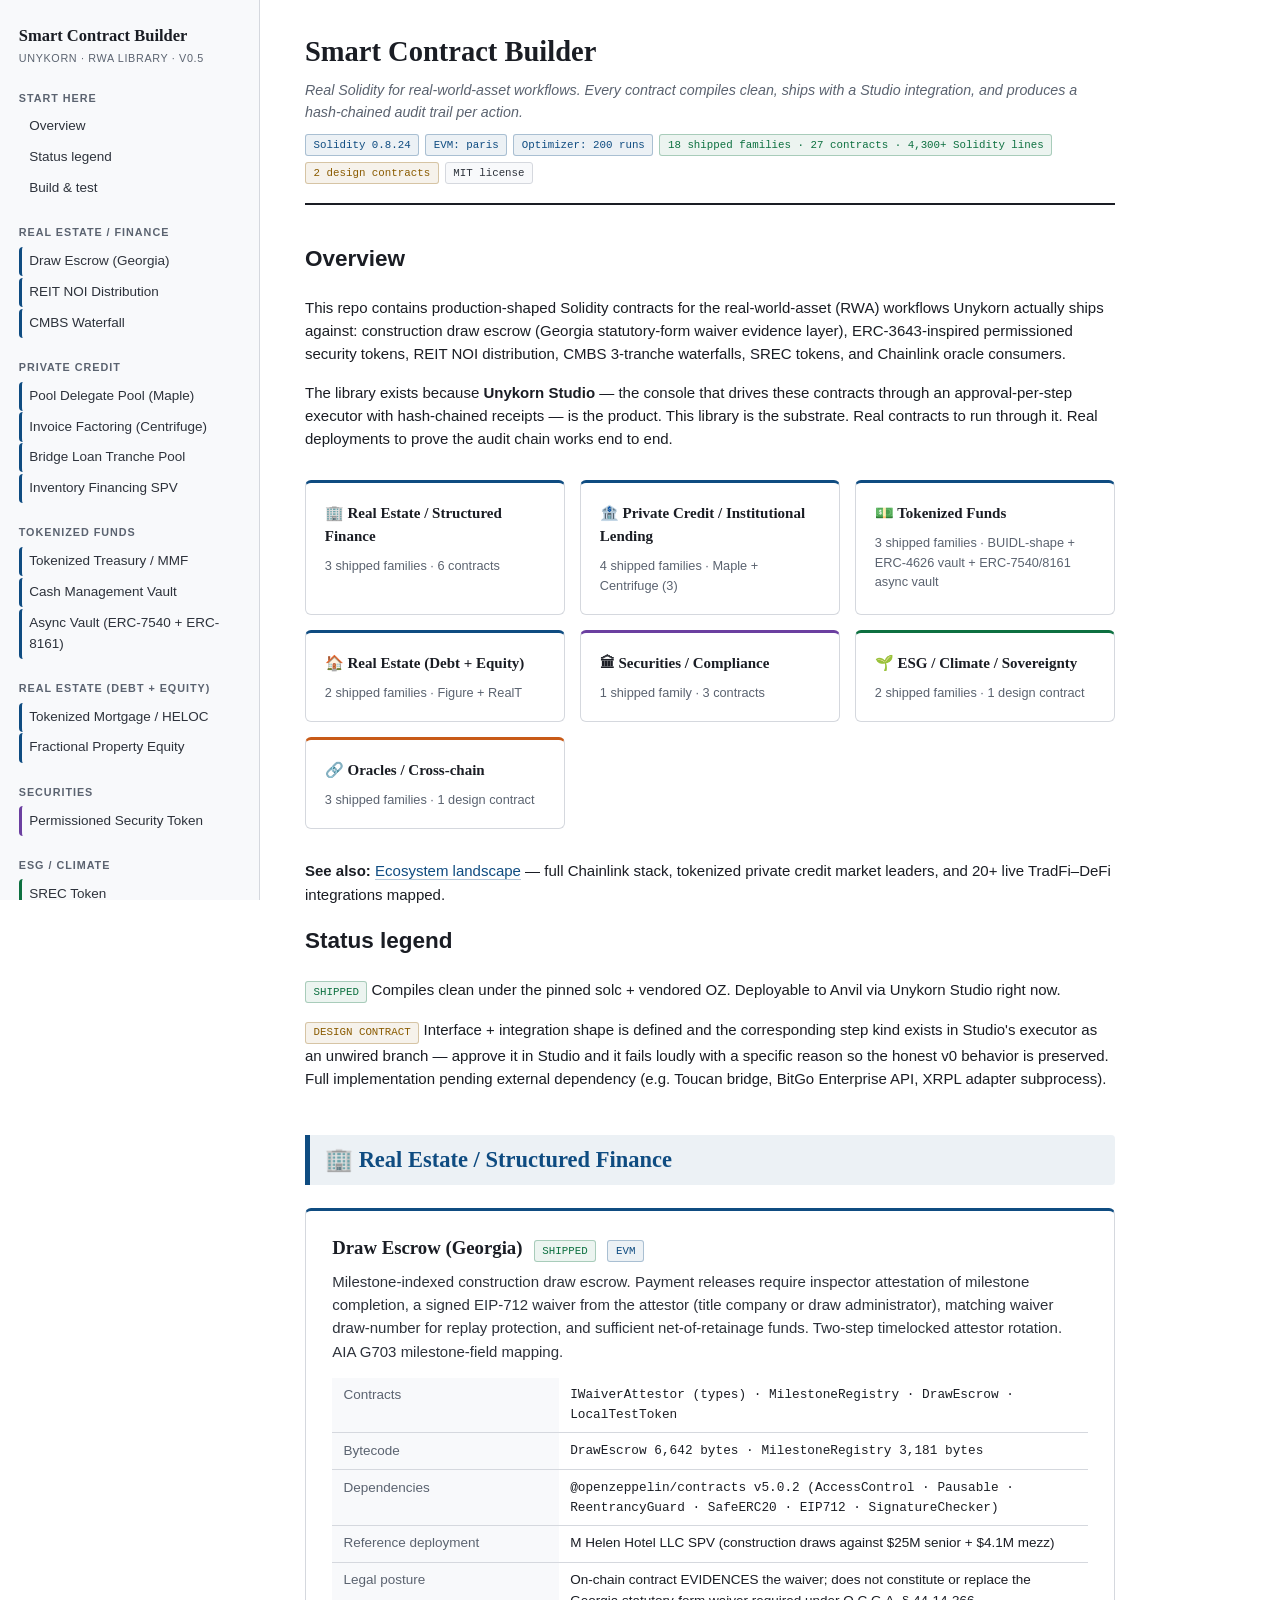
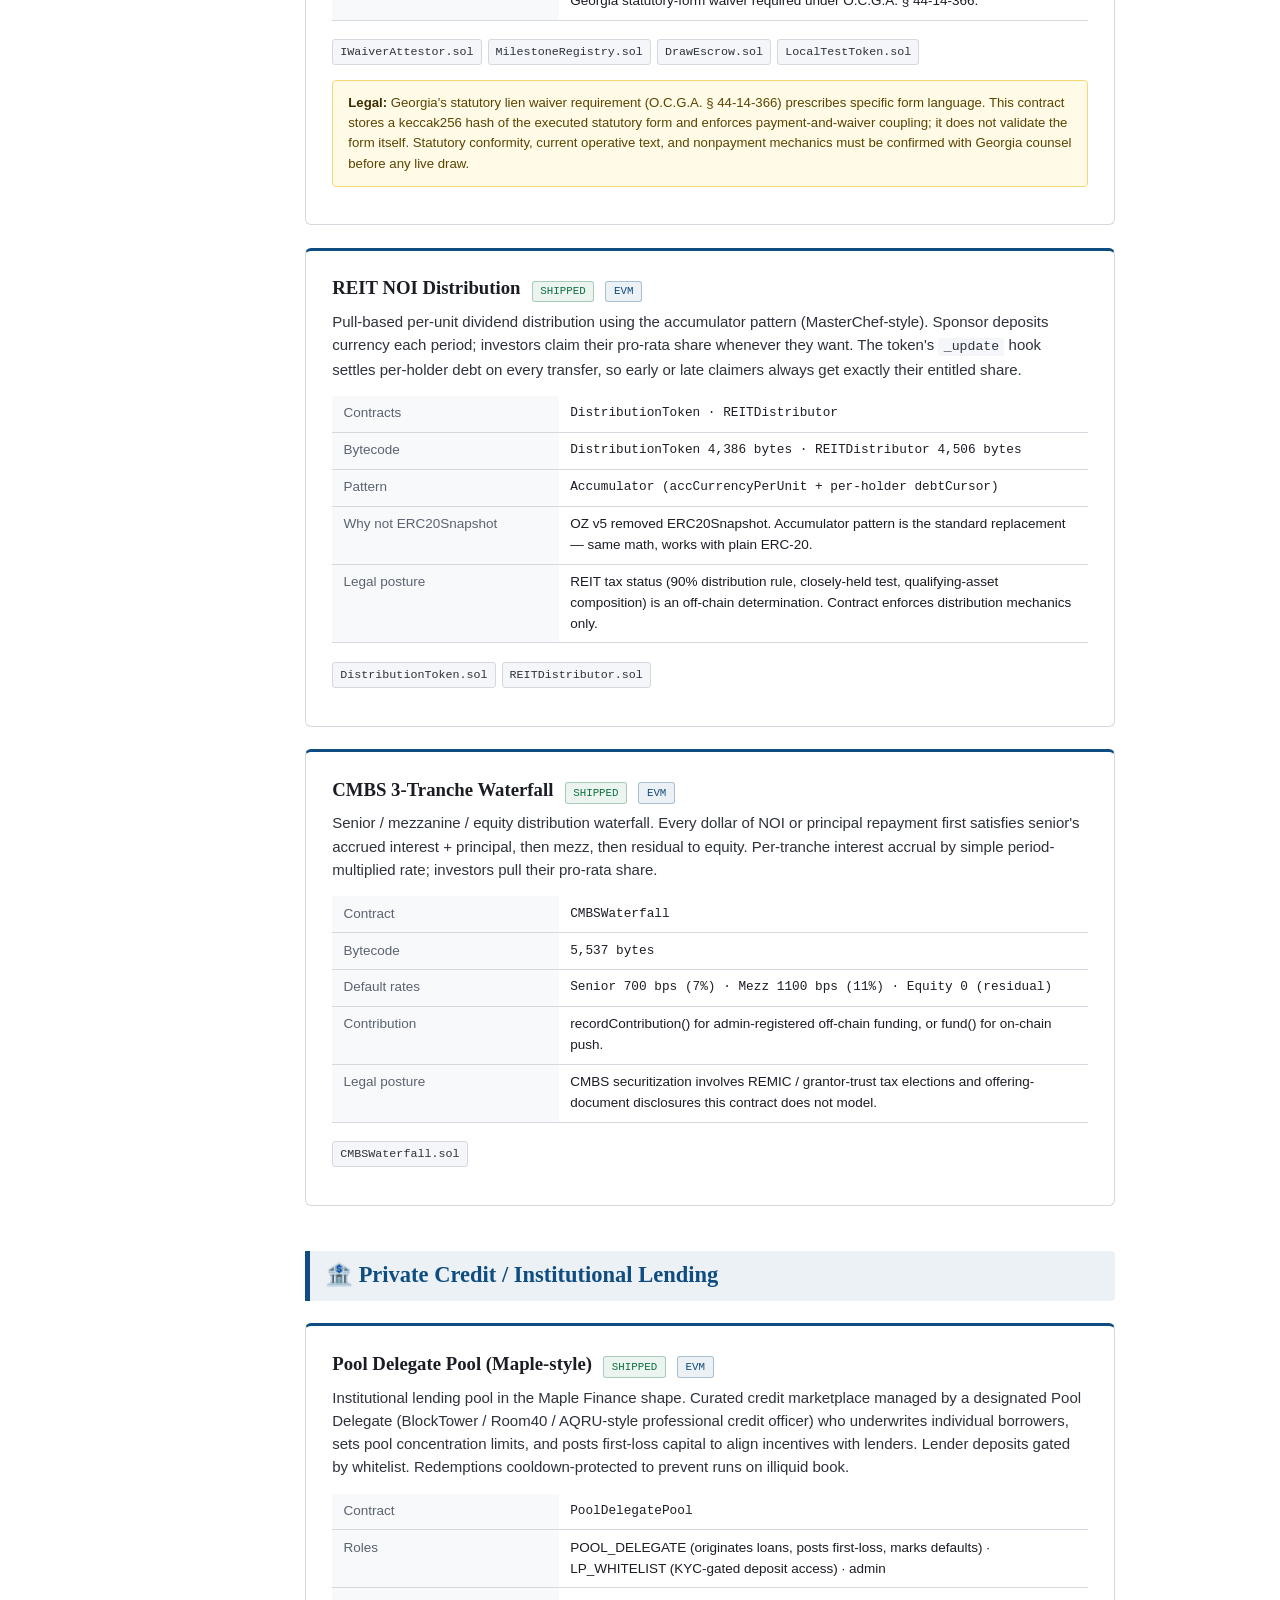
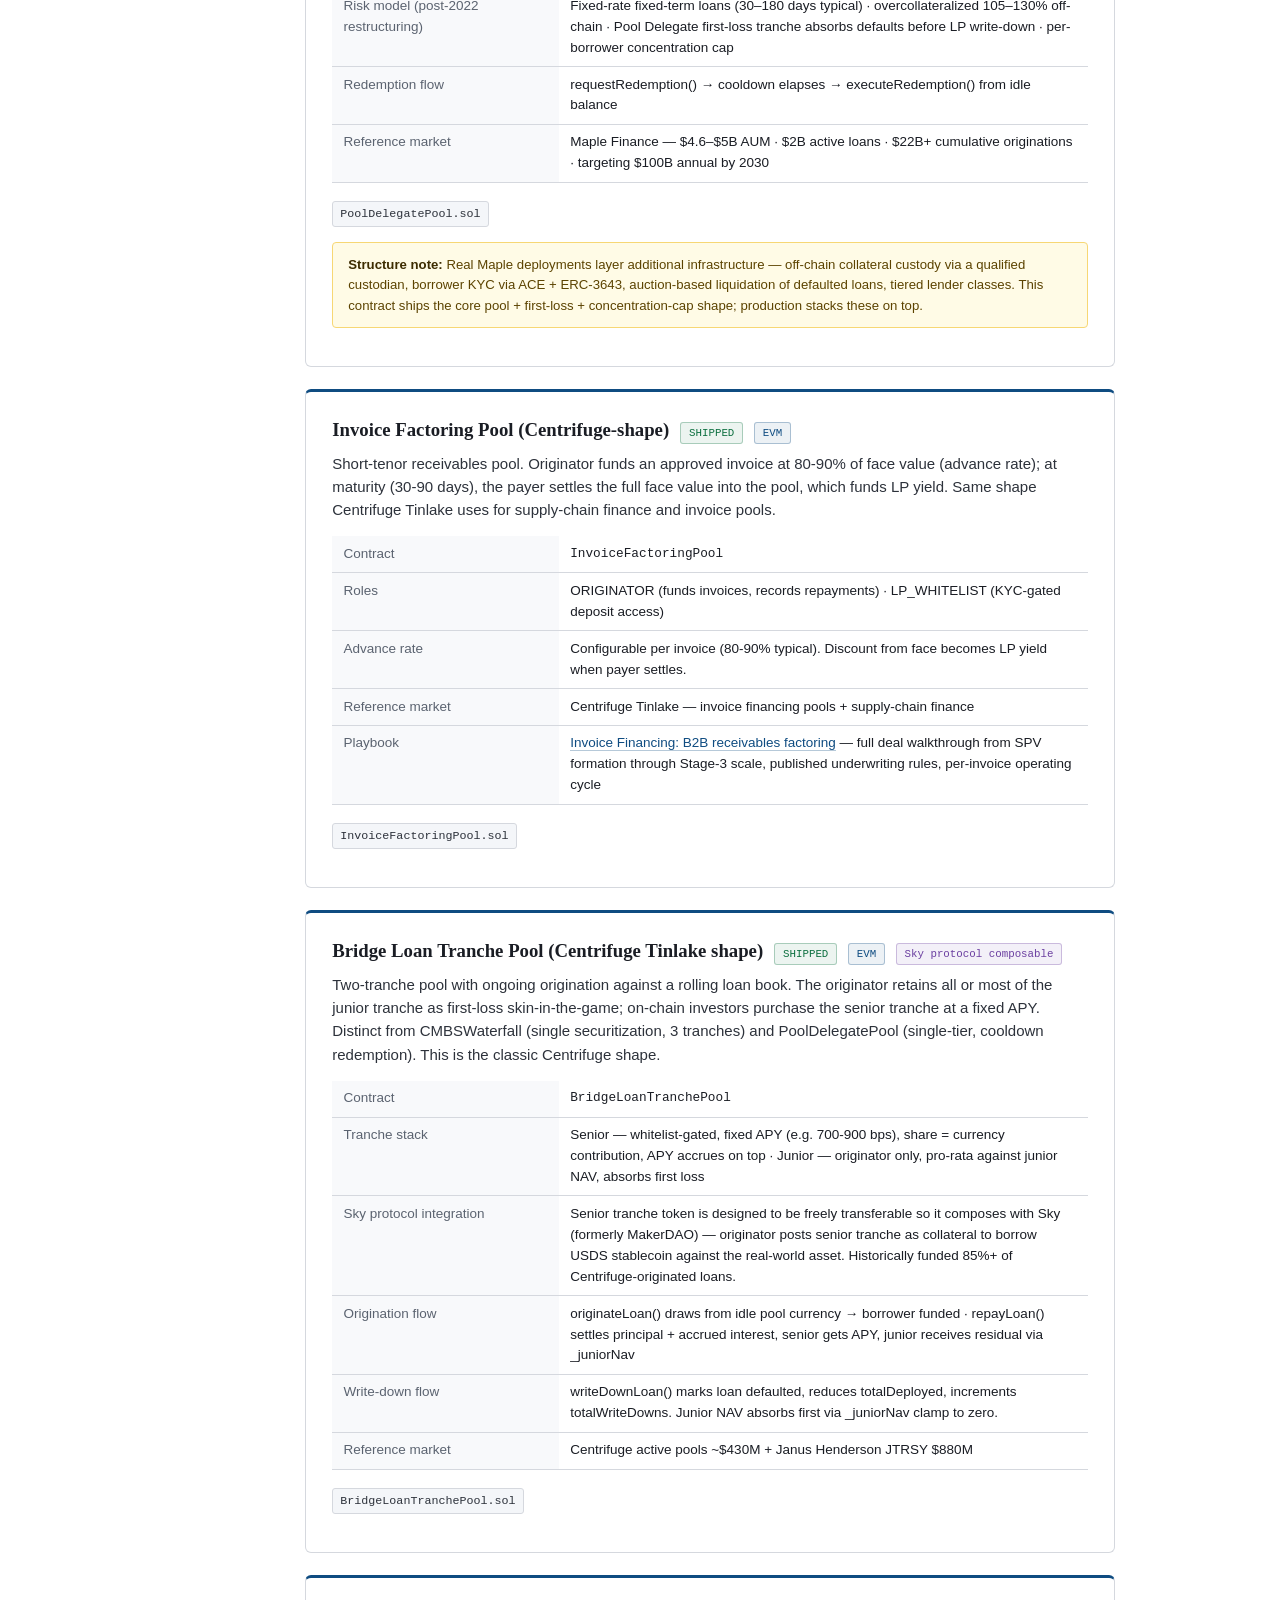
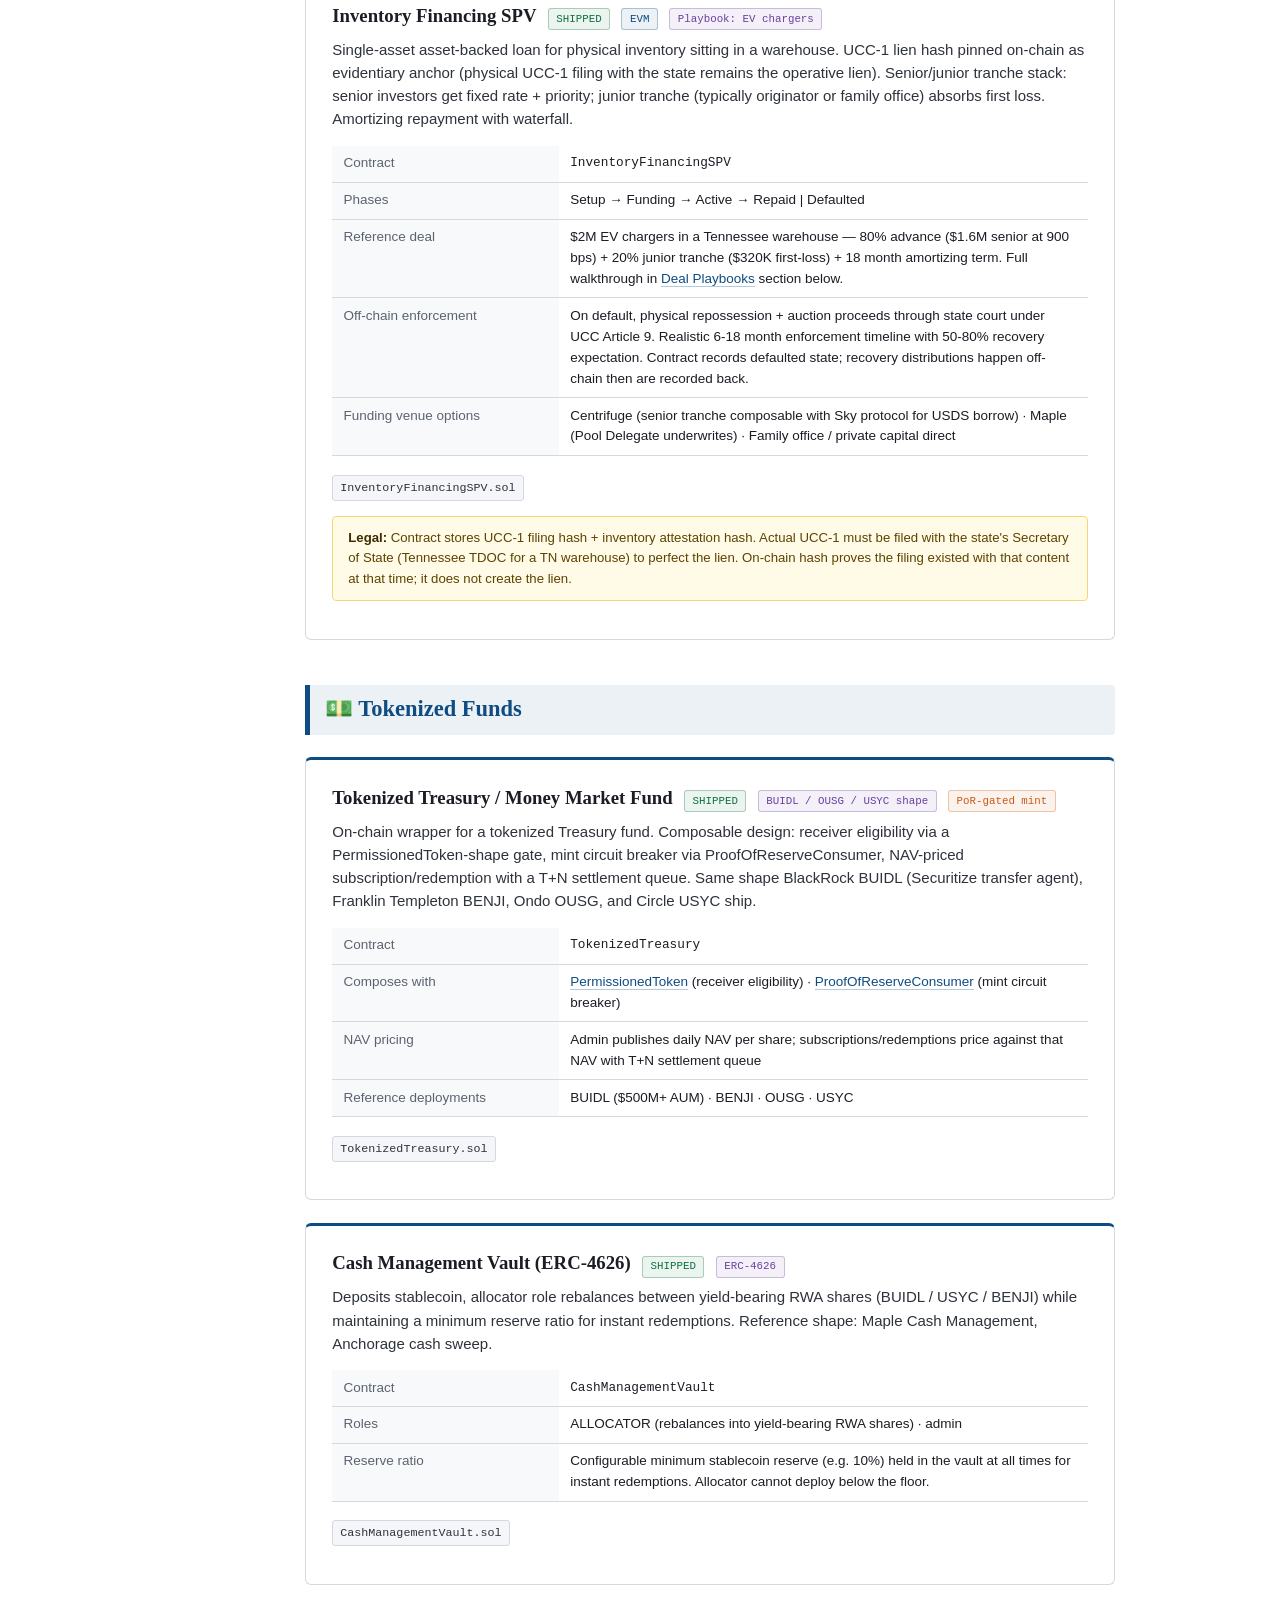
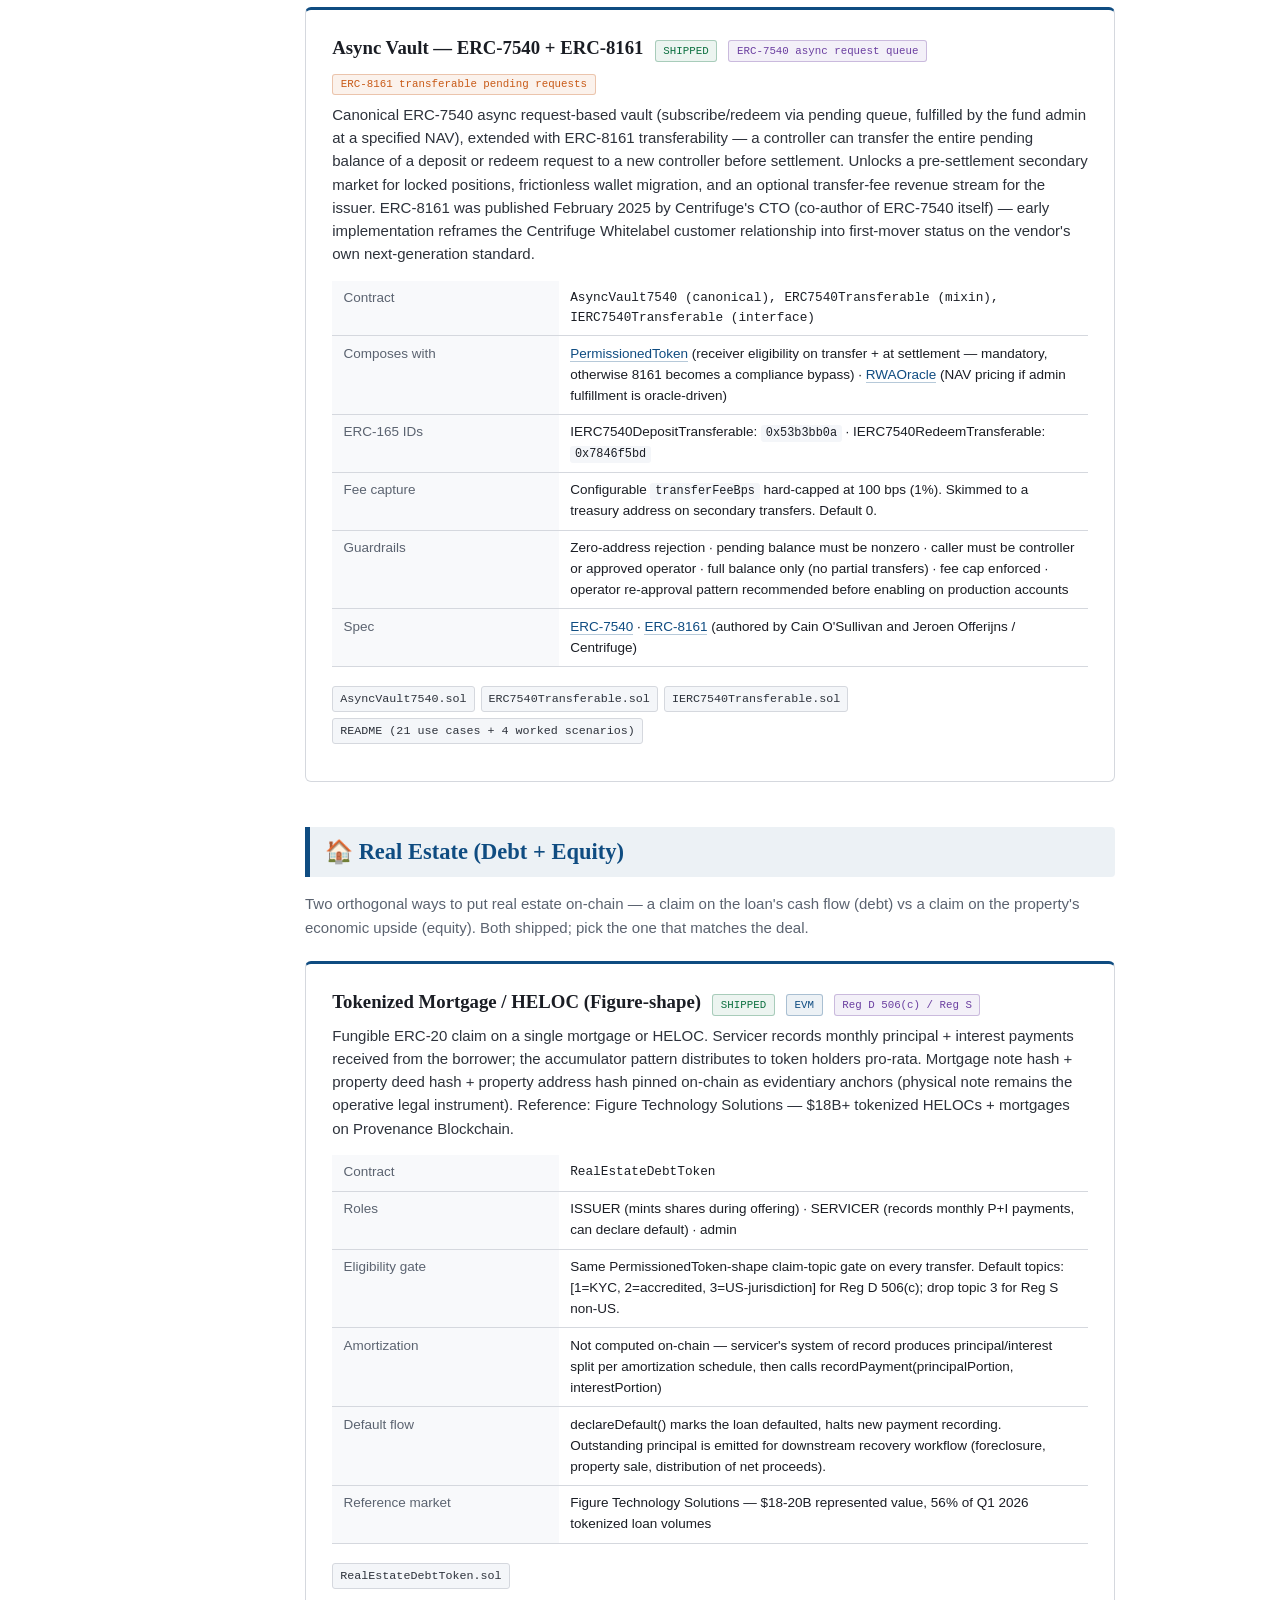
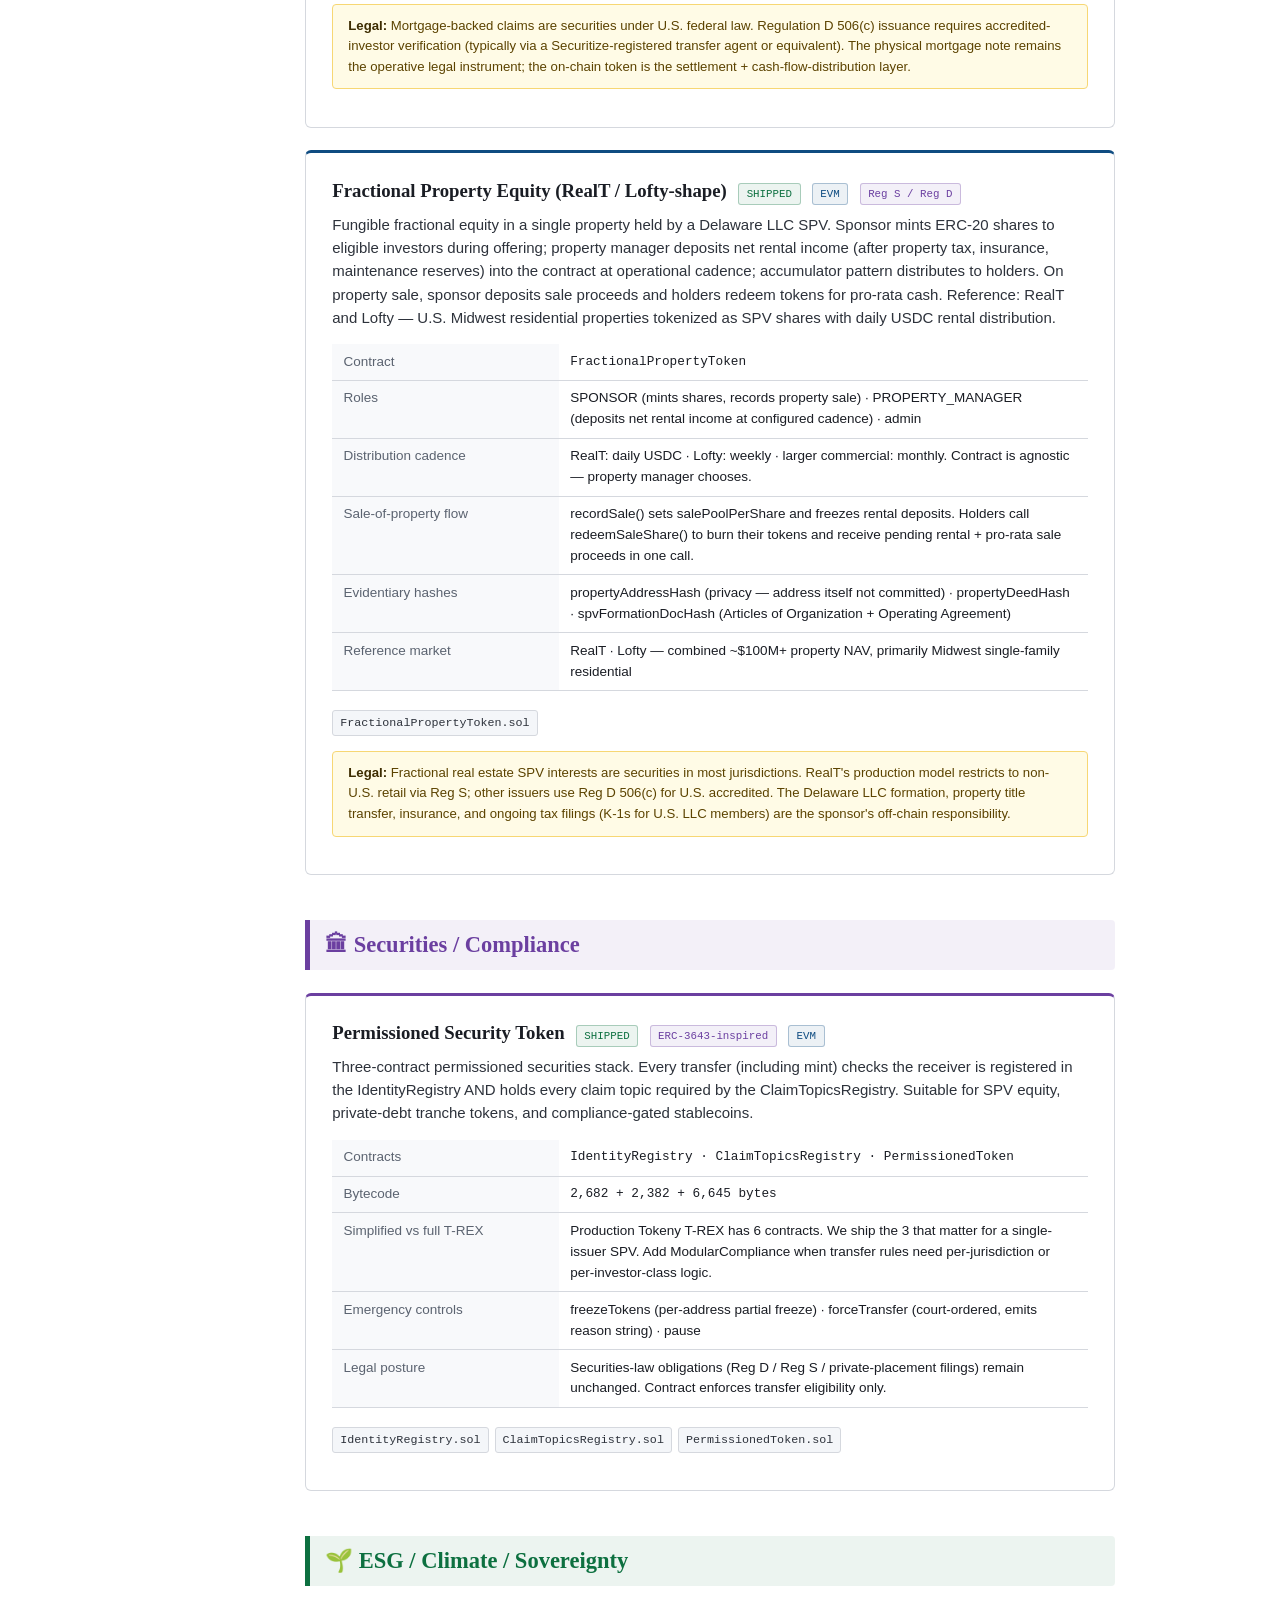
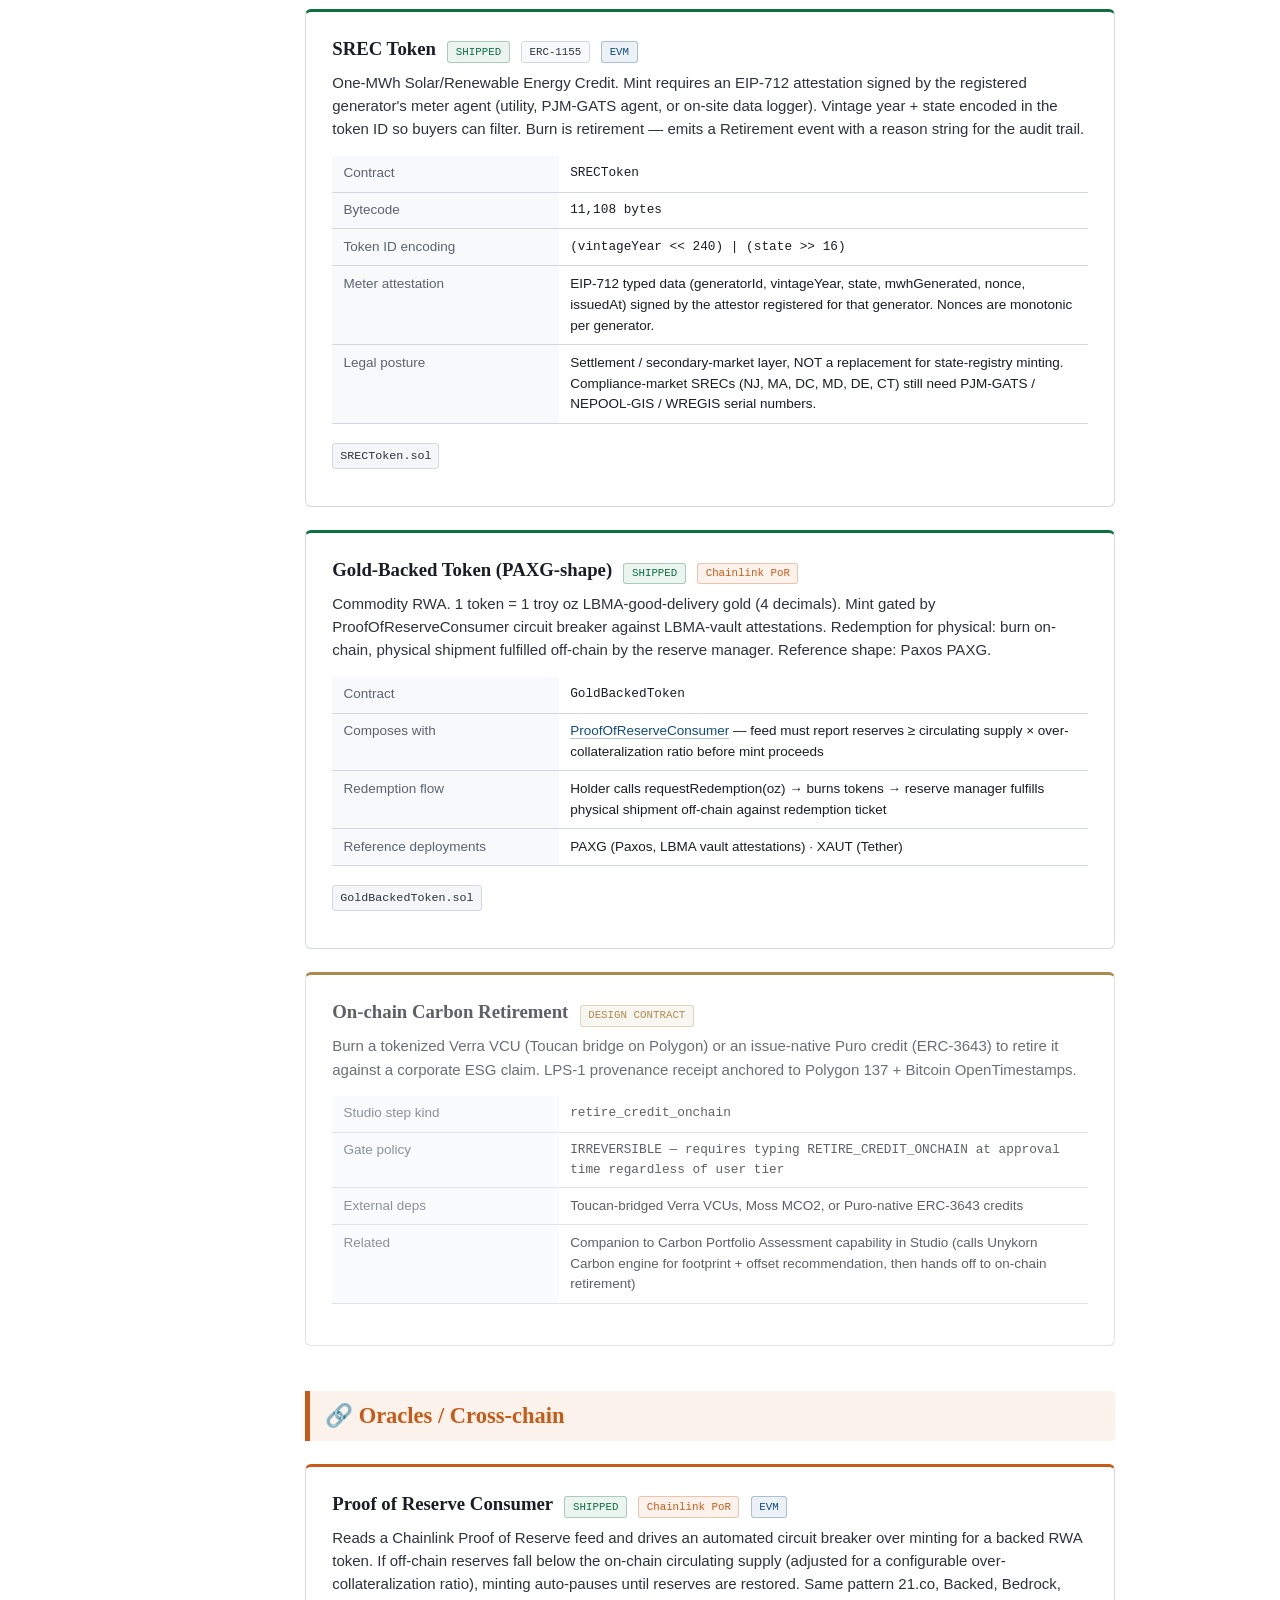
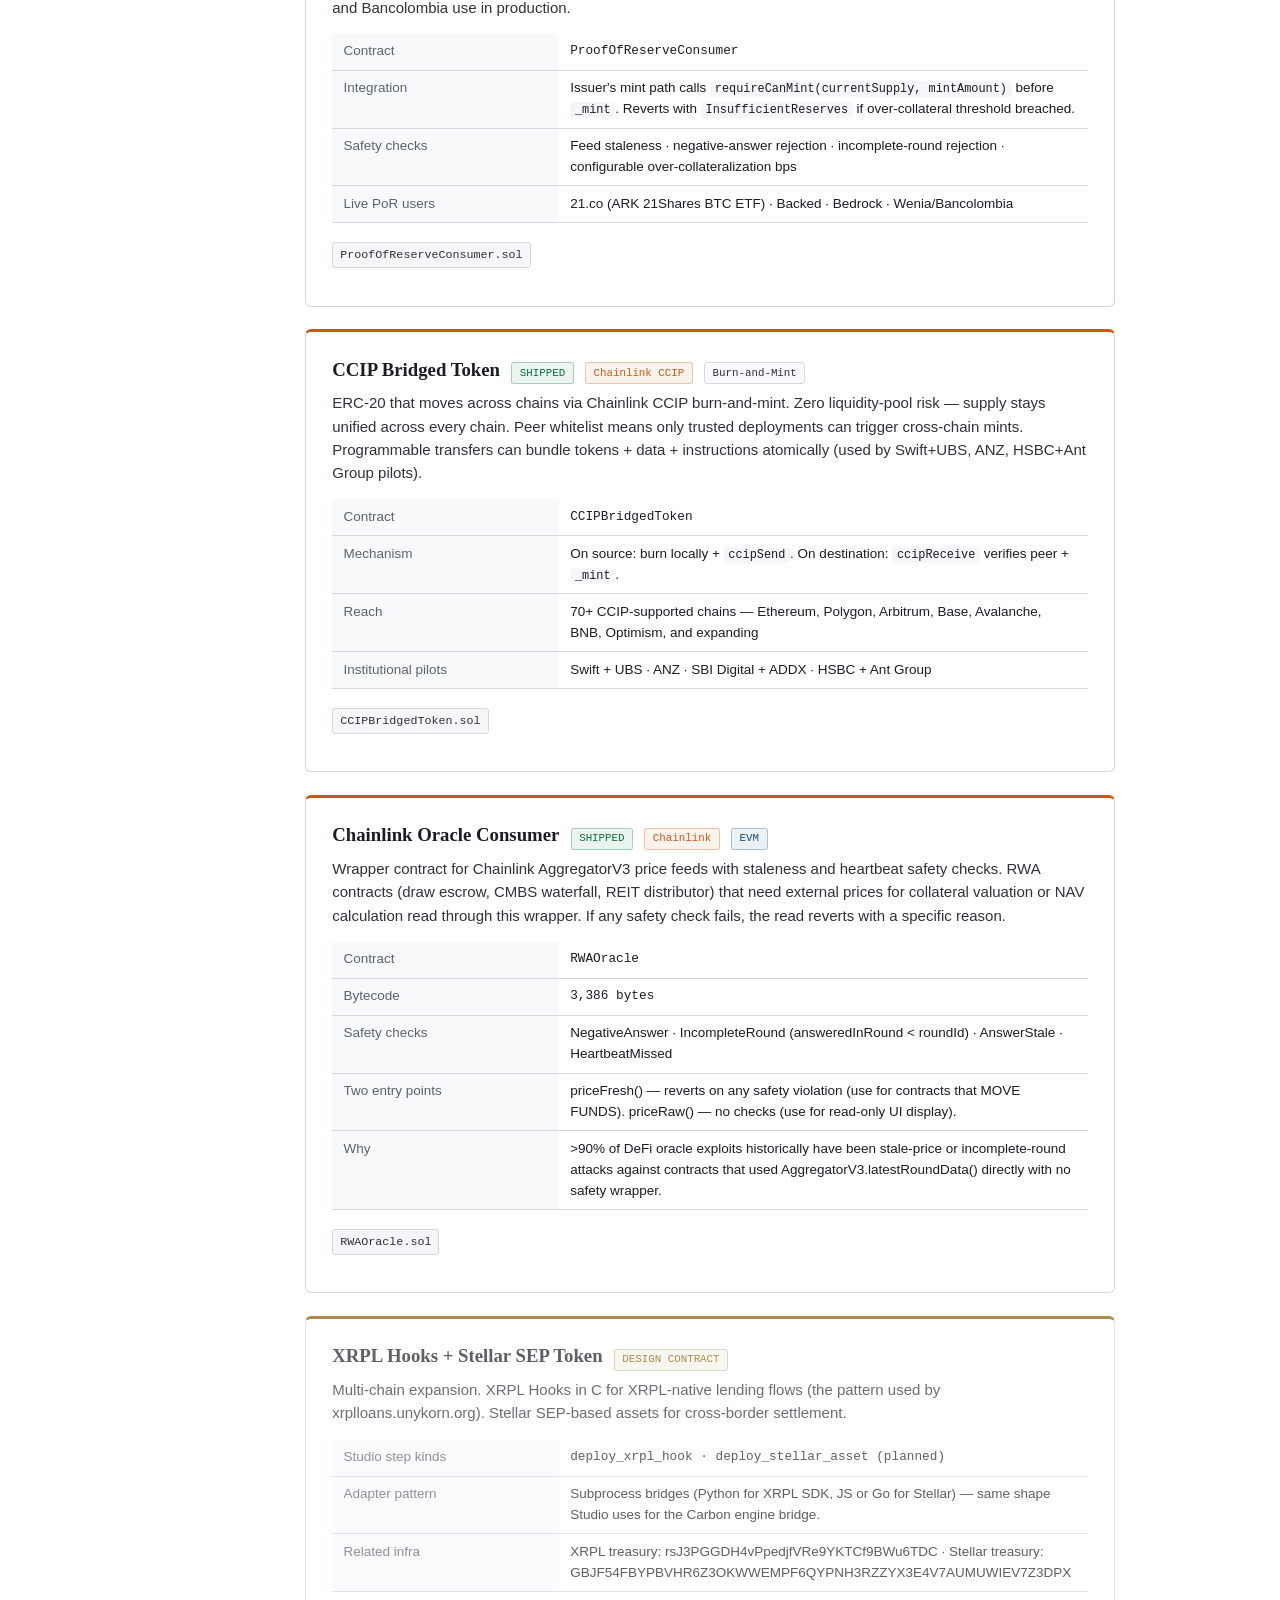
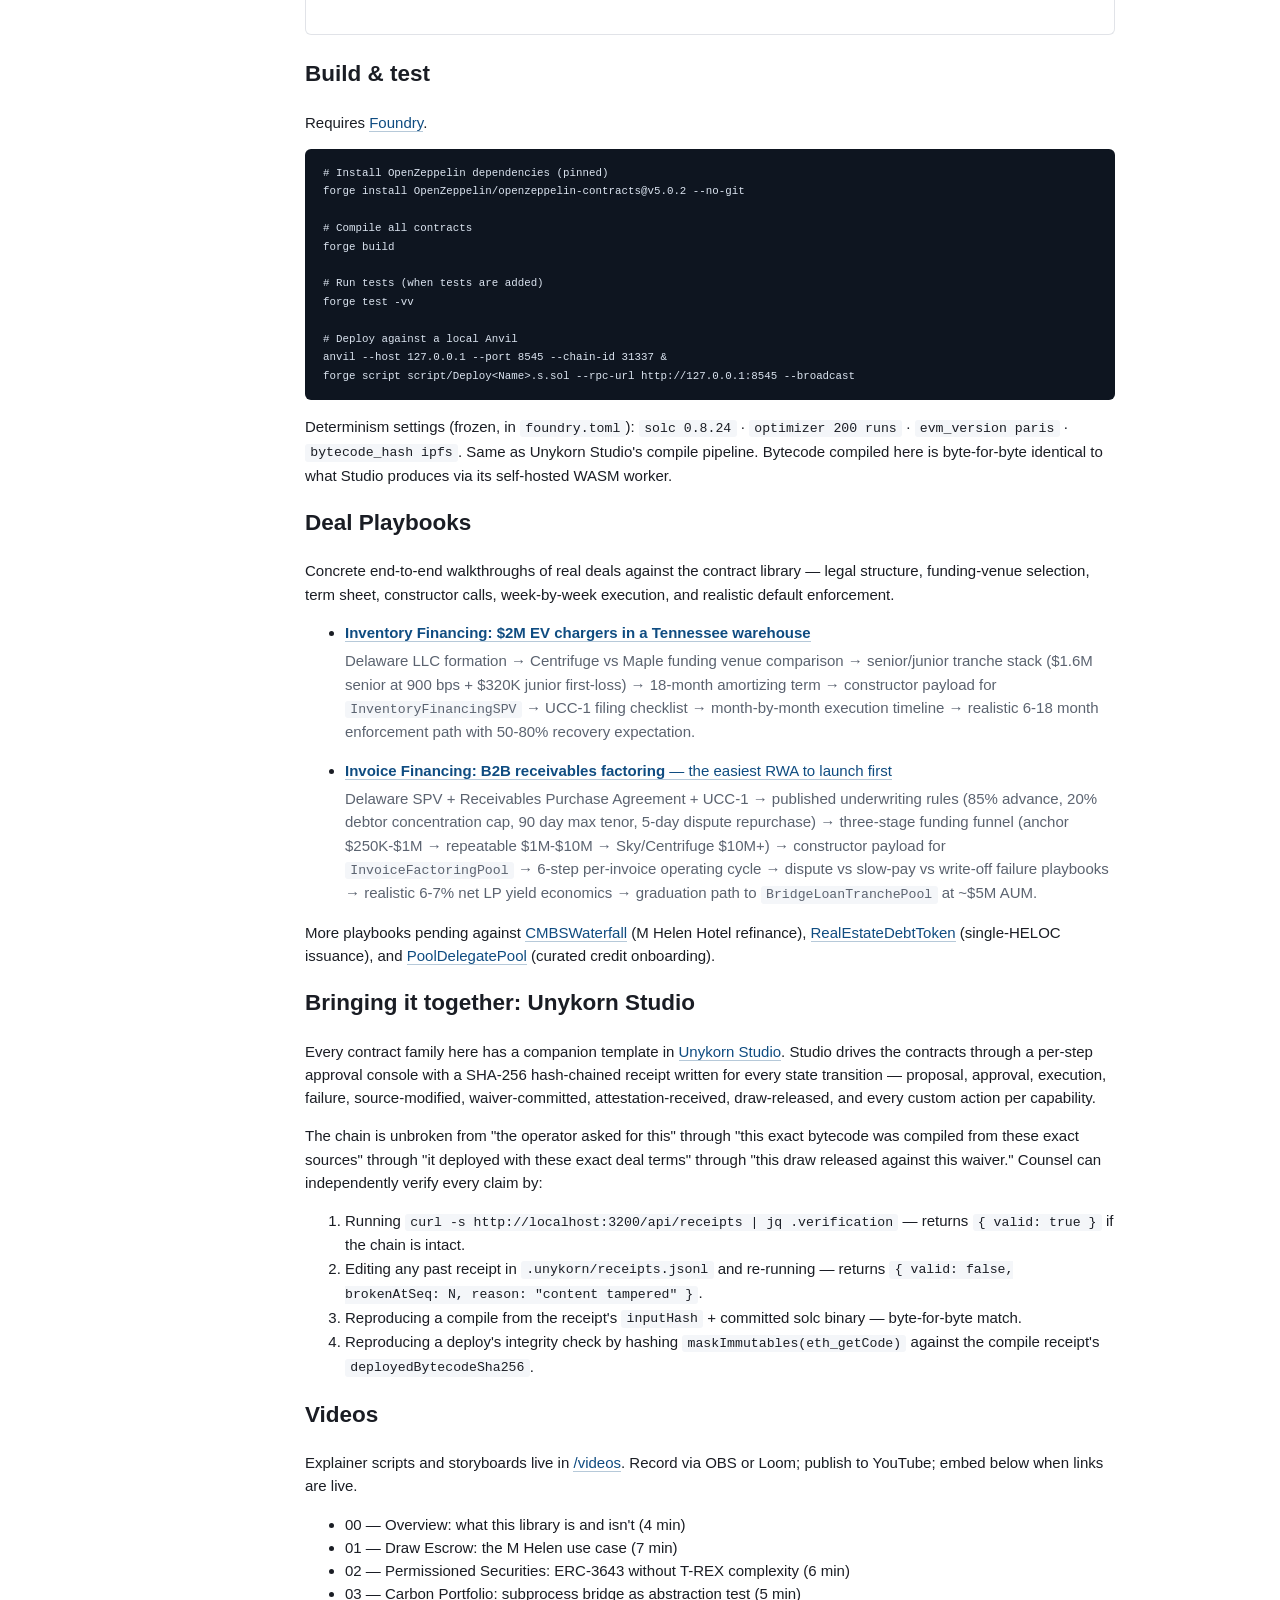
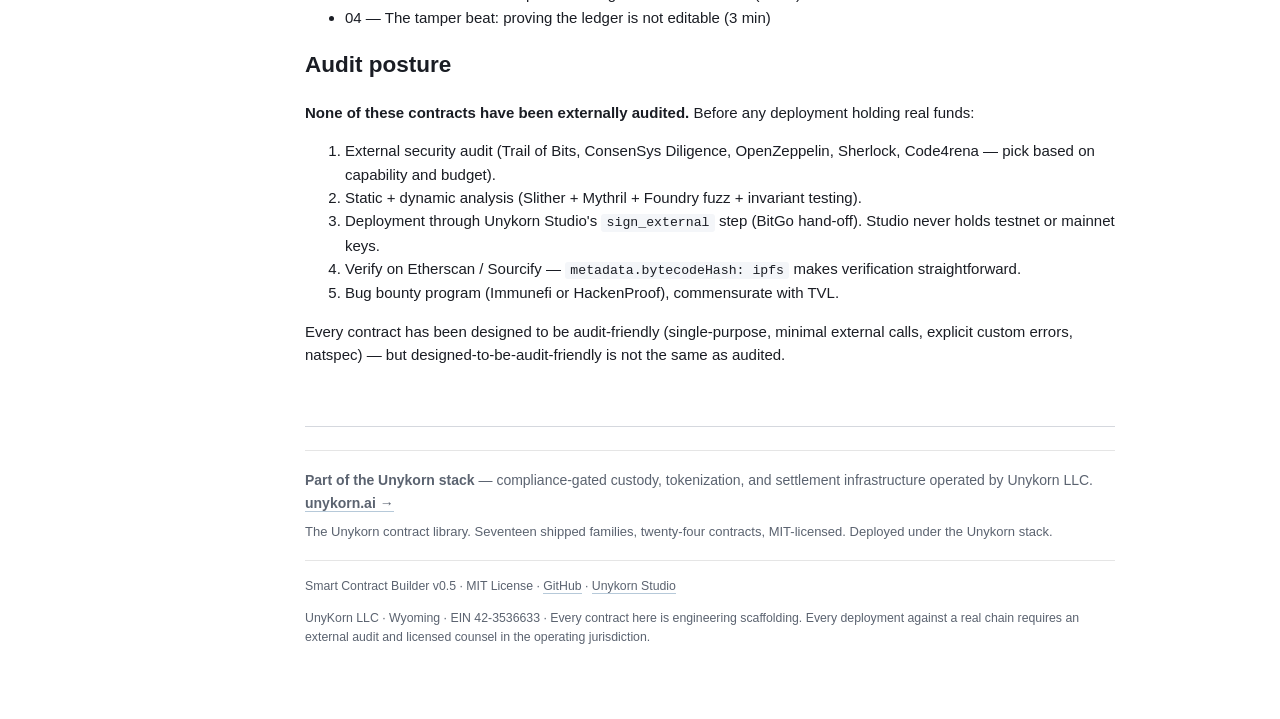
<file: docs/index.html>
<!DOCTYPE html>
<html lang="en">
<head>
<meta charset="UTF-8">
<meta name="viewport" content="width=device-width, initial-scale=1">
<title>Smart Contract Builder — RWA Contract Library</title>
<meta name="description" content="Real Solidity for real-world-asset workflows. Draw escrow, permissioned securities, REIT distribution, CMBS tranches, SREC tokens, Chainlink oracles.">
<link rel="stylesheet" href="style.css">
</head>
<body>

<div class="layout">
  <aside class="sidebar">
    <div class="brand">Smart Contract Builder</div>
    <div class="brand-sub">Unykorn · RWA library · v0.5</div>

    <nav>
      <h3>Start here</h3>
      <a href="#overview">Overview</a>
      <a href="#status">Status legend</a>
      <a href="#build">Build &amp; test</a>

      <h3>Real Estate / Finance</h3>
      <a href="#draw-escrow" class="cat-re">Draw Escrow (Georgia)</a>
      <a href="#reit-distribution" class="cat-re">REIT NOI Distribution</a>
      <a href="#cmbs-tranche" class="cat-re">CMBS Waterfall</a>

      <h3>Private Credit</h3>
      <a href="#private-credit-pool" class="cat-re">Pool Delegate Pool (Maple)</a>
      <a href="#invoice-factoring-pool" class="cat-re">Invoice Factoring (Centrifuge)</a>
      <a href="#bridge-loan-tranche-pool" class="cat-re">Bridge Loan Tranche Pool</a>
      <a href="#inventory-financing-spv" class="cat-re">Inventory Financing SPV</a>

      <h3>Tokenized Funds</h3>
      <a href="#tokenized-treasury" class="cat-re">Tokenized Treasury / MMF</a>
      <a href="#cash-management-vault" class="cat-re">Cash Management Vault</a>
      <a href="#async-vault-7540" class="cat-re">Async Vault (ERC-7540 + ERC-8161)</a>

      <h3>Real Estate (Debt + Equity)</h3>
      <a href="#real-estate-debt-token" class="cat-re">Tokenized Mortgage / HELOC</a>
      <a href="#fractional-property-token" class="cat-re">Fractional Property Equity</a>

      <h3>Securities</h3>
      <a href="#permissioned-security" class="cat-sec">Permissioned Security Token</a>

      <h3>ESG / Climate</h3>
      <a href="#srec-token" class="cat-esg">SREC Token</a>
      <a href="#gold-backed-token" class="cat-esg">Gold-Backed Token (PAXG)</a>
      <a href="#carbon-retirement" class="cat-design">On-chain Carbon Retirement</a>

      <h3>Oracles / Cross-chain</h3>
      <a href="#chainlink-oracle" class="cat-orc">Chainlink Oracle</a>
      <a href="#por-consumer" class="cat-orc">Proof of Reserve</a>
      <a href="#ccip-bridge" class="cat-orc">CCIP Bridge</a>
      <a href="#xrpl-stellar" class="cat-design">XRPL + Stellar</a>

      <h3>Bringing it together</h3>
      <a href="./landscape.html">Ecosystem landscape →</a>
      <a href="./integrations.html">Integrations matrix →</a>
      <a href="#playbooks">Deal playbooks</a>
      <a href="#studio">Unykorn Studio</a>
      <a href="#videos">Videos</a>
      <a href="#audit">Audit posture</a>
      <a href="https://unykorn.ai" style="opacity:.65;font-size:.9em;margin-top:16px">Unykorn stack ↗</a>
    </nav>
  </aside>

  <main class="content">

    <header class="page-header">
      <h1>Smart Contract Builder</h1>
      <div class="tagline">Real Solidity for real-world-asset workflows. Every contract compiles clean, ships with a Studio integration, and produces a hash-chained audit trail per action.</div>
      <div class="badges">
        <span class="badge b-nav">Solidity 0.8.24</span>
        <span class="badge b-nav">EVM: paris</span>
        <span class="badge b-nav">Optimizer: 200 runs</span>
        <span class="badge b-green">18 shipped families · 27 contracts · 4,300+ Solidity lines</span>
        <span class="badge b-amber">2 design contracts</span>
        <span class="badge">MIT license</span>
      </div>
    </header>

    <section id="overview">
      <h2>Overview</h2>
      <p>
        This repo contains production-shaped Solidity contracts for the real-world-asset (RWA) workflows Unykorn actually ships against: construction draw escrow (Georgia statutory-form waiver evidence layer), ERC-3643-inspired permissioned security tokens, REIT NOI distribution, CMBS 3-tranche waterfalls, SREC tokens, and Chainlink oracle consumers.
      </p>
      <p>
        The library exists because <strong>Unykorn Studio</strong> — the console that drives these contracts through an approval-per-step executor with hash-chained receipts — is the product. This library is the substrate. Real contracts to run through it. Real deployments to prove the audit chain works end to end.
      </p>

      <div class="category-grid">
        <div class="category-card cat-re">
          <h4>🏢 Real Estate / Structured Finance</h4>
          <div class="count">3 shipped families · 6 contracts</div>
        </div>
        <div class="category-card cat-re">
          <h4>🏦 Private Credit / Institutional Lending</h4>
          <div class="count">4 shipped families · Maple + Centrifuge (3)</div>
        </div>
        <div class="category-card cat-re">
          <h4>💵 Tokenized Funds</h4>
          <div class="count">3 shipped families · BUIDL-shape + ERC-4626 vault + ERC-7540/8161 async vault</div>
        </div>
        <div class="category-card cat-re">
          <h4>🏠 Real Estate (Debt + Equity)</h4>
          <div class="count">2 shipped families · Figure + RealT</div>
        </div>
        <div class="category-card cat-sec">
          <h4>🏛 Securities / Compliance</h4>
          <div class="count">1 shipped family · 3 contracts</div>
        </div>
        <div class="category-card cat-esg">
          <h4>🌱 ESG / Climate / Sovereignty</h4>
          <div class="count">2 shipped families · 1 design contract</div>
        </div>
        <div class="category-card cat-orc">
          <h4>🔗 Oracles / Cross-chain</h4>
          <div class="count">3 shipped families · 1 design contract</div>
        </div>
      </div>
      <p style="margin-top: 1.5rem;">
        <strong>See also:</strong> <a href="./landscape.html">Ecosystem landscape</a> — full Chainlink stack, tokenized private credit market leaders, and 20+ live TradFi–DeFi integrations mapped.
      </p>
    </section>

    <section id="status">
      <h2>Status legend</h2>
      <p>
        <span class="badge b-green">SHIPPED</span> Compiles clean under the pinned solc + vendored OZ. Deployable to Anvil via Unykorn Studio right now.
      </p>
      <p>
        <span class="badge b-amber">DESIGN CONTRACT</span> Interface + integration shape is defined and the corresponding step kind exists in Studio's executor as an unwired branch — approve it in Studio and it fails loudly with a specific reason so the honest v0 behavior is preserved. Full implementation pending external dependency (e.g. Toucan bridge, BitGo Enterprise API, XRPL adapter subprocess).
      </p>
    </section>

    <h2 class="section-header cat-re">🏢 Real Estate / Structured Finance</h2>

    <article class="contract cat-re" id="draw-escrow">
      <div class="contract-header">
        <h3>Draw Escrow (Georgia)</h3>
        <span class="badge b-green">SHIPPED</span>
        <span class="badge b-nav">EVM</span>
      </div>
      <p class="contract-summary">
        Milestone-indexed construction draw escrow. Payment releases require inspector attestation of milestone completion, a signed EIP-712 waiver from the attestor (title company or draw administrator), matching waiver draw-number for replay protection, and sufficient net-of-retainage funds. Two-step timelocked attestor rotation. AIA G703 milestone-field mapping.
      </p>

      <table class="specs">
        <tr><th>Contracts</th><td>IWaiverAttestor (types) · MilestoneRegistry · DrawEscrow · LocalTestToken</td></tr>
        <tr><th>Bytecode</th><td>DrawEscrow 6,642 bytes · MilestoneRegistry 3,181 bytes</td></tr>
        <tr><th>Dependencies</th><td>@openzeppelin/contracts v5.0.2 (AccessControl · Pausable · ReentrancyGuard · SafeERC20 · EIP712 · SignatureChecker)</td></tr>
        <tr><th>Reference deployment</th><td class="plain">M Helen Hotel LLC SPV (construction draws against $25M senior + $4.1M mezz)</td></tr>
        <tr><th>Legal posture</th><td class="plain">On-chain contract EVIDENCES the waiver; does not constitute or replace the Georgia statutory-form waiver required under O.C.G.A. § 44-14-366.</td></tr>
      </table>

      <div class="file-list">
        <a href="https://github.com/FTHTrading/smart-contract-builder/tree/main/contracts/rwa/draw-escrow/IWaiverAttestor.sol">IWaiverAttestor.sol</a>
        <a href="https://github.com/FTHTrading/smart-contract-builder/tree/main/contracts/rwa/draw-escrow/MilestoneRegistry.sol">MilestoneRegistry.sol</a>
        <a href="https://github.com/FTHTrading/smart-contract-builder/tree/main/contracts/rwa/draw-escrow/DrawEscrow.sol">DrawEscrow.sol</a>
        <a href="https://github.com/FTHTrading/smart-contract-builder/tree/main/contracts/rwa/draw-escrow/LocalTestToken.sol">LocalTestToken.sol</a>
      </div>

      <div class="legal-note">
        <strong>Legal:</strong> Georgia's statutory lien waiver requirement (O.C.G.A. § 44-14-366) prescribes specific form language. This contract stores a keccak256 hash of the executed statutory form and enforces payment-and-waiver coupling; it does not validate the form itself. Statutory conformity, current operative text, and nonpayment mechanics must be confirmed with Georgia counsel before any live draw.
      </div>
    </article>

    <article class="contract cat-re" id="reit-distribution">
      <div class="contract-header">
        <h3>REIT NOI Distribution</h3>
        <span class="badge b-green">SHIPPED</span>
        <span class="badge b-nav">EVM</span>
      </div>
      <p class="contract-summary">
        Pull-based per-unit dividend distribution using the accumulator pattern (MasterChef-style). Sponsor deposits currency each period; investors claim their pro-rata share whenever they want. The token's <code>_update</code> hook settles per-holder debt on every transfer, so early or late claimers always get exactly their entitled share.
      </p>

      <table class="specs">
        <tr><th>Contracts</th><td>DistributionToken · REITDistributor</td></tr>
        <tr><th>Bytecode</th><td>DistributionToken 4,386 bytes · REITDistributor 4,506 bytes</td></tr>
        <tr><th>Pattern</th><td>Accumulator (accCurrencyPerUnit + per-holder debtCursor)</td></tr>
        <tr><th>Why not ERC20Snapshot</th><td class="plain">OZ v5 removed ERC20Snapshot. Accumulator pattern is the standard replacement — same math, works with plain ERC-20.</td></tr>
        <tr><th>Legal posture</th><td class="plain">REIT tax status (90% distribution rule, closely-held test, qualifying-asset composition) is an off-chain determination. Contract enforces distribution mechanics only.</td></tr>
      </table>

      <div class="file-list">
        <a href="https://github.com/FTHTrading/smart-contract-builder/tree/main/contracts/rwa/reit-distribution/DistributionToken.sol">DistributionToken.sol</a>
        <a href="https://github.com/FTHTrading/smart-contract-builder/tree/main/contracts/rwa/reit-distribution/REITDistributor.sol">REITDistributor.sol</a>
      </div>
    </article>

    <article class="contract cat-re" id="cmbs-tranche">
      <div class="contract-header">
        <h3>CMBS 3-Tranche Waterfall</h3>
        <span class="badge b-green">SHIPPED</span>
        <span class="badge b-nav">EVM</span>
      </div>
      <p class="contract-summary">
        Senior / mezzanine / equity distribution waterfall. Every dollar of NOI or principal repayment first satisfies senior's accrued interest + principal, then mezz, then residual to equity. Per-tranche interest accrual by simple period-multiplied rate; investors pull their pro-rata share.
      </p>

      <table class="specs">
        <tr><th>Contract</th><td>CMBSWaterfall</td></tr>
        <tr><th>Bytecode</th><td>5,537 bytes</td></tr>
        <tr><th>Default rates</th><td>Senior 700 bps (7%) · Mezz 1100 bps (11%) · Equity 0 (residual)</td></tr>
        <tr><th>Contribution</th><td class="plain">recordContribution() for admin-registered off-chain funding, or fund() for on-chain push.</td></tr>
        <tr><th>Legal posture</th><td class="plain">CMBS securitization involves REMIC / grantor-trust tax elections and offering-document disclosures this contract does not model.</td></tr>
      </table>

      <div class="file-list">
        <a href="https://github.com/FTHTrading/smart-contract-builder/tree/main/contracts/rwa/cmbs-tranche/CMBSWaterfall.sol">CMBSWaterfall.sol</a>
      </div>
    </article>

    <h2 class="section-header cat-re" id="private-credit-section">🏦 Private Credit / Institutional Lending</h2>

    <article class="contract cat-re" id="private-credit-pool">
      <div class="contract-header">
        <h3>Pool Delegate Pool (Maple-style)</h3>
        <span class="badge b-green">SHIPPED</span>
        <span class="badge b-nav">EVM</span>
      </div>
      <p class="contract-summary">
        Institutional lending pool in the Maple Finance shape. Curated credit marketplace managed by a designated Pool Delegate (BlockTower / Room40 / AQRU-style professional credit officer) who underwrites individual borrowers, sets pool concentration limits, and posts first-loss capital to align incentives with lenders. Lender deposits gated by whitelist. Redemptions cooldown-protected to prevent runs on illiquid book.
      </p>
      <table class="specs">
        <tr><th>Contract</th><td>PoolDelegatePool</td></tr>
        <tr><th>Roles</th><td class="plain">POOL_DELEGATE (originates loans, posts first-loss, marks defaults) · LP_WHITELIST (KYC-gated deposit access) · admin</td></tr>
        <tr><th>Risk model (post-2022 restructuring)</th><td class="plain">Fixed-rate fixed-term loans (30–180 days typical) · overcollateralized 105–130% off-chain · Pool Delegate first-loss tranche absorbs defaults before LP write-down · per-borrower concentration cap</td></tr>
        <tr><th>Redemption flow</th><td class="plain">requestRedemption() → cooldown elapses → executeRedemption() from idle balance</td></tr>
        <tr><th>Reference market</th><td class="plain">Maple Finance — $4.6–$5B AUM · $2B active loans · $22B+ cumulative originations · targeting $100B annual by 2030</td></tr>
      </table>
      <div class="file-list">
        <a href="https://github.com/FTHTrading/smart-contract-builder/tree/main/contracts/rwa/private-credit-pool/PoolDelegatePool.sol">PoolDelegatePool.sol</a>
      </div>
      <div class="legal-note">
        <strong>Structure note:</strong> Real Maple deployments layer additional infrastructure — off-chain collateral custody via a qualified custodian, borrower KYC via ACE + ERC-3643, auction-based liquidation of defaulted loans, tiered lender classes. This contract ships the core pool + first-loss + concentration-cap shape; production stacks these on top.
      </div>
    </article>

    <article class="contract cat-re" id="invoice-factoring-pool">
      <div class="contract-header">
        <h3>Invoice Factoring Pool (Centrifuge-shape)</h3>
        <span class="badge b-green">SHIPPED</span>
        <span class="badge b-nav">EVM</span>
      </div>
      <p class="contract-summary">
        Short-tenor receivables pool. Originator funds an approved invoice at 80-90% of face value (advance rate); at maturity (30-90 days), the payer settles the full face value into the pool, which funds LP yield. Same shape Centrifuge Tinlake uses for supply-chain finance and invoice pools.
      </p>
      <table class="specs">
        <tr><th>Contract</th><td>InvoiceFactoringPool</td></tr>
        <tr><th>Roles</th><td class="plain">ORIGINATOR (funds invoices, records repayments) · LP_WHITELIST (KYC-gated deposit access)</td></tr>
        <tr><th>Advance rate</th><td class="plain">Configurable per invoice (80-90% typical). Discount from face becomes LP yield when payer settles.</td></tr>
        <tr><th>Reference market</th><td class="plain">Centrifuge Tinlake — invoice financing pools + supply-chain finance</td></tr>
        <tr><th>Playbook</th><td class="plain"><a href="#playbooks">Invoice Financing: B2B receivables factoring</a> — full deal walkthrough from SPV formation through Stage-3 scale, published underwriting rules, per-invoice operating cycle</td></tr>
      </table>
      <div class="file-list">
        <a href="https://github.com/FTHTrading/smart-contract-builder/tree/main/contracts/rwa/invoice-factoring/InvoiceFactoringPool.sol">InvoiceFactoringPool.sol</a>
      </div>
    </article>

    <article class="contract cat-re" id="bridge-loan-tranche-pool">
      <div class="contract-header">
        <h3>Bridge Loan Tranche Pool (Centrifuge Tinlake shape)</h3>
        <span class="badge b-green">SHIPPED</span>
        <span class="badge b-nav">EVM</span>
        <span class="badge b-purple">Sky protocol composable</span>
      </div>
      <p class="contract-summary">
        Two-tranche pool with ongoing origination against a rolling loan book. The originator retains all or most of the junior tranche as first-loss skin-in-the-game; on-chain investors purchase the senior tranche at a fixed APY. Distinct from CMBSWaterfall (single securitization, 3 tranches) and PoolDelegatePool (single-tier, cooldown redemption). This is the classic Centrifuge shape.
      </p>
      <table class="specs">
        <tr><th>Contract</th><td>BridgeLoanTranchePool</td></tr>
        <tr><th>Tranche stack</th><td class="plain">Senior — whitelist-gated, fixed APY (e.g. 700-900 bps), share = currency contribution, APY accrues on top · Junior — originator only, pro-rata against junior NAV, absorbs first loss</td></tr>
        <tr><th>Sky protocol integration</th><td class="plain">Senior tranche token is designed to be freely transferable so it composes with Sky (formerly MakerDAO) — originator posts senior tranche as collateral to borrow USDS stablecoin against the real-world asset. Historically funded 85%+ of Centrifuge-originated loans.</td></tr>
        <tr><th>Origination flow</th><td class="plain">originateLoan() draws from idle pool currency → borrower funded · repayLoan() settles principal + accrued interest, senior gets APY, junior receives residual via _juniorNav</td></tr>
        <tr><th>Write-down flow</th><td class="plain">writeDownLoan() marks loan defaulted, reduces totalDeployed, increments totalWriteDowns. Junior NAV absorbs first via _juniorNav clamp to zero.</td></tr>
        <tr><th>Reference market</th><td class="plain">Centrifuge active pools ~$430M + Janus Henderson JTRSY $880M</td></tr>
      </table>
      <div class="file-list">
        <a href="https://github.com/FTHTrading/smart-contract-builder/tree/main/contracts/rwa/bridge-loan-pool/BridgeLoanTranchePool.sol">BridgeLoanTranchePool.sol</a>
      </div>
    </article>

    <article class="contract cat-re" id="inventory-financing-spv">
      <div class="contract-header">
        <h3>Inventory Financing SPV</h3>
        <span class="badge b-green">SHIPPED</span>
        <span class="badge b-nav">EVM</span>
        <span class="badge b-purple">Playbook: EV chargers</span>
      </div>
      <p class="contract-summary">
        Single-asset asset-backed loan for physical inventory sitting in a warehouse. UCC-1 lien hash pinned on-chain as evidentiary anchor (physical UCC-1 filing with the state remains the operative lien). Senior/junior tranche stack: senior investors get fixed rate + priority; junior tranche (typically originator or family office) absorbs first loss. Amortizing repayment with waterfall.
      </p>
      <table class="specs">
        <tr><th>Contract</th><td>InventoryFinancingSPV</td></tr>
        <tr><th>Phases</th><td class="plain">Setup → Funding → Active → Repaid | Defaulted</td></tr>
        <tr><th>Reference deal</th><td class="plain">$2M EV chargers in a Tennessee warehouse — 80% advance ($1.6M senior at 900 bps) + 20% junior tranche ($320K first-loss) + 18 month amortizing term. Full walkthrough in <a href="#playbooks">Deal Playbooks</a> section below.</td></tr>
        <tr><th>Off-chain enforcement</th><td class="plain">On default, physical repossession + auction proceeds through state court under UCC Article 9. Realistic 6-18 month enforcement timeline with 50-80% recovery expectation. Contract records defaulted state; recovery distributions happen off-chain then are recorded back.</td></tr>
        <tr><th>Funding venue options</th><td class="plain">Centrifuge (senior tranche composable with Sky protocol for USDS borrow) · Maple (Pool Delegate underwrites) · Family office / private capital direct</td></tr>
      </table>
      <div class="file-list">
        <a href="https://github.com/FTHTrading/smart-contract-builder/tree/main/contracts/rwa/inventory-financing/InventoryFinancingSPV.sol">InventoryFinancingSPV.sol</a>
      </div>
      <div class="legal-note">
        <strong>Legal:</strong> Contract stores UCC-1 filing hash + inventory attestation hash. Actual UCC-1 must be filed with the state's Secretary of State (Tennessee TDOC for a TN warehouse) to perfect the lien. On-chain hash proves the filing existed with that content at that time; it does not create the lien.
      </div>
    </article>

    <h2 class="section-header cat-re" id="tokenized-funds-section">💵 Tokenized Funds</h2>

    <article class="contract cat-re" id="tokenized-treasury">
      <div class="contract-header">
        <h3>Tokenized Treasury / Money Market Fund</h3>
        <span class="badge b-green">SHIPPED</span>
        <span class="badge b-purple">BUIDL / OUSG / USYC shape</span>
        <span class="badge b-orange">PoR-gated mint</span>
      </div>
      <p class="contract-summary">
        On-chain wrapper for a tokenized Treasury fund. Composable design: receiver eligibility via a PermissionedToken-shape gate, mint circuit breaker via ProofOfReserveConsumer, NAV-priced subscription/redemption with a T+N settlement queue. Same shape BlackRock BUIDL (Securitize transfer agent), Franklin Templeton BENJI, Ondo OUSG, and Circle USYC ship.
      </p>
      <table class="specs">
        <tr><th>Contract</th><td>TokenizedTreasury</td></tr>
        <tr><th>Composes with</th><td class="plain"><a href="#permissioned-security">PermissionedToken</a> (receiver eligibility) · <a href="#por-consumer">ProofOfReserveConsumer</a> (mint circuit breaker)</td></tr>
        <tr><th>NAV pricing</th><td class="plain">Admin publishes daily NAV per share; subscriptions/redemptions price against that NAV with T+N settlement queue</td></tr>
        <tr><th>Reference deployments</th><td class="plain">BUIDL ($500M+ AUM) · BENJI · OUSG · USYC</td></tr>
      </table>
      <div class="file-list">
        <a href="https://github.com/FTHTrading/smart-contract-builder/tree/main/contracts/rwa/tokenized-treasury/TokenizedTreasury.sol">TokenizedTreasury.sol</a>
      </div>
    </article>

    <article class="contract cat-re" id="cash-management-vault">
      <div class="contract-header">
        <h3>Cash Management Vault (ERC-4626)</h3>
        <span class="badge b-green">SHIPPED</span>
        <span class="badge b-purple">ERC-4626</span>
      </div>
      <p class="contract-summary">
        Deposits stablecoin, allocator role rebalances between yield-bearing RWA shares (BUIDL / USYC / BENJI) while maintaining a minimum reserve ratio for instant redemptions. Reference shape: Maple Cash Management, Anchorage cash sweep.
      </p>
      <table class="specs">
        <tr><th>Contract</th><td>CashManagementVault</td></tr>
        <tr><th>Roles</th><td class="plain">ALLOCATOR (rebalances into yield-bearing RWA shares) · admin</td></tr>
        <tr><th>Reserve ratio</th><td class="plain">Configurable minimum stablecoin reserve (e.g. 10%) held in the vault at all times for instant redemptions. Allocator cannot deploy below the floor.</td></tr>
      </table>
      <div class="file-list">
        <a href="https://github.com/FTHTrading/smart-contract-builder/tree/main/contracts/rwa/cash-management/CashManagementVault.sol">CashManagementVault.sol</a>
      </div>
    </article>

    <article class="contract cat-re" id="async-vault-7540">
      <div class="contract-header">
        <h3>Async Vault — ERC-7540 + ERC-8161</h3>
        <span class="badge b-green">SHIPPED</span>
        <span class="badge b-purple">ERC-7540 async request queue</span>
        <span class="badge b-orange">ERC-8161 transferable pending requests</span>
      </div>
      <p class="contract-summary">
        Canonical ERC-7540 async request-based vault (subscribe/redeem via pending queue, fulfilled by the fund admin at a specified NAV), extended with ERC-8161 transferability — a controller can transfer the entire pending balance of a deposit or redeem request to a new controller before settlement. Unlocks a pre-settlement secondary market for locked positions, frictionless wallet migration, and an optional transfer-fee revenue stream for the issuer. ERC-8161 was published February 2025 by Centrifuge's CTO (co-author of ERC-7540 itself) — early implementation reframes the Centrifuge Whitelabel customer relationship into first-mover status on the vendor's own next-generation standard.
      </p>
      <table class="specs">
        <tr><th>Contract</th><td>AsyncVault7540 (canonical), ERC7540Transferable (mixin), IERC7540Transferable (interface)</td></tr>
        <tr><th>Composes with</th><td class="plain"><a href="#permissioned-security">PermissionedToken</a> (receiver eligibility on transfer + at settlement — mandatory, otherwise 8161 becomes a compliance bypass) · <a href="#chainlink-oracle">RWAOracle</a> (NAV pricing if admin fulfillment is oracle-driven)</td></tr>
        <tr><th>ERC-165 IDs</th><td class="plain">IERC7540DepositTransferable: <code>0x53b3bb0a</code> · IERC7540RedeemTransferable: <code>0x7846f5bd</code></td></tr>
        <tr><th>Fee capture</th><td class="plain">Configurable <code>transferFeeBps</code> hard-capped at 100 bps (1%). Skimmed to a treasury address on secondary transfers. Default 0.</td></tr>
        <tr><th>Guardrails</th><td class="plain">Zero-address rejection · pending balance must be nonzero · caller must be controller or approved operator · full balance only (no partial transfers) · fee cap enforced · operator re-approval pattern recommended before enabling on production accounts</td></tr>
        <tr><th>Spec</th><td class="plain"><a href="https://eips.ethereum.org/EIPS/eip-7540" target="_blank" rel="noopener">ERC-7540</a> · <a href="https://eips.ethereum.org/EIPS/eip-8161" target="_blank" rel="noopener">ERC-8161</a> (authored by Cain O'Sullivan and Jeroen Offerijns / Centrifuge)</td></tr>
      </table>
      <div class="file-list">
        <a href="https://github.com/FTHTrading/smart-contract-builder/tree/main/contracts/rwa/async-vault-7540/AsyncVault7540.sol">AsyncVault7540.sol</a>
        <a href="https://github.com/FTHTrading/smart-contract-builder/tree/main/contracts/mixins/ERC7540Transferable.sol">ERC7540Transferable.sol</a>
        <a href="https://github.com/FTHTrading/smart-contract-builder/tree/main/contracts/interfaces/IERC7540Transferable.sol">IERC7540Transferable.sol</a>
        <a href="https://github.com/FTHTrading/smart-contract-builder/tree/main/contracts/rwa/async-vault-7540/README.md">README (21 use cases + 4 worked scenarios)</a>
      </div>
    </article>

    <h2 class="section-header cat-re" id="real-estate-debt-equity-section">🏠 Real Estate (Debt + Equity)</h2>

    <p style="margin: 0 0 1.25rem 0; color: var(--muted, #555);">
      Two orthogonal ways to put real estate on-chain — a claim on the loan's cash flow (debt) vs a claim on the property's economic upside (equity). Both shipped; pick the one that matches the deal.
    </p>

    <article class="contract cat-re" id="real-estate-debt-token">
      <div class="contract-header">
        <h3>Tokenized Mortgage / HELOC (Figure-shape)</h3>
        <span class="badge b-green">SHIPPED</span>
        <span class="badge b-nav">EVM</span>
        <span class="badge b-purple">Reg D 506(c) / Reg S</span>
      </div>
      <p class="contract-summary">
        Fungible ERC-20 claim on a single mortgage or HELOC. Servicer records monthly principal + interest payments received from the borrower; the accumulator pattern distributes to token holders pro-rata. Mortgage note hash + property deed hash + property address hash pinned on-chain as evidentiary anchors (physical note remains the operative legal instrument). Reference: Figure Technology Solutions — $18B+ tokenized HELOCs + mortgages on Provenance Blockchain.
      </p>
      <table class="specs">
        <tr><th>Contract</th><td>RealEstateDebtToken</td></tr>
        <tr><th>Roles</th><td class="plain">ISSUER (mints shares during offering) · SERVICER (records monthly P+I payments, can declare default) · admin</td></tr>
        <tr><th>Eligibility gate</th><td class="plain">Same PermissionedToken-shape claim-topic gate on every transfer. Default topics: [1=KYC, 2=accredited, 3=US-jurisdiction] for Reg D 506(c); drop topic 3 for Reg S non-US.</td></tr>
        <tr><th>Amortization</th><td class="plain">Not computed on-chain — servicer's system of record produces principal/interest split per amortization schedule, then calls recordPayment(principalPortion, interestPortion)</td></tr>
        <tr><th>Default flow</th><td class="plain">declareDefault() marks the loan defaulted, halts new payment recording. Outstanding principal is emitted for downstream recovery workflow (foreclosure, property sale, distribution of net proceeds).</td></tr>
        <tr><th>Reference market</th><td class="plain">Figure Technology Solutions — $18-20B represented value, 56% of Q1 2026 tokenized loan volumes</td></tr>
      </table>
      <div class="file-list">
        <a href="https://github.com/FTHTrading/smart-contract-builder/tree/main/contracts/rwa/real-estate-debt/RealEstateDebtToken.sol">RealEstateDebtToken.sol</a>
      </div>
      <div class="legal-note">
        <strong>Legal:</strong> Mortgage-backed claims are securities under U.S. federal law. Regulation D 506(c) issuance requires accredited-investor verification (typically via a Securitize-registered transfer agent or equivalent). The physical mortgage note remains the operative legal instrument; the on-chain token is the settlement + cash-flow-distribution layer.
      </div>
    </article>

    <article class="contract cat-re" id="fractional-property-token">
      <div class="contract-header">
        <h3>Fractional Property Equity (RealT / Lofty-shape)</h3>
        <span class="badge b-green">SHIPPED</span>
        <span class="badge b-nav">EVM</span>
        <span class="badge b-purple">Reg S / Reg D</span>
      </div>
      <p class="contract-summary">
        Fungible fractional equity in a single property held by a Delaware LLC SPV. Sponsor mints ERC-20 shares to eligible investors during offering; property manager deposits net rental income (after property tax, insurance, maintenance reserves) into the contract at operational cadence; accumulator pattern distributes to holders. On property sale, sponsor deposits sale proceeds and holders redeem tokens for pro-rata cash. Reference: RealT and Lofty — U.S. Midwest residential properties tokenized as SPV shares with daily USDC rental distribution.
      </p>
      <table class="specs">
        <tr><th>Contract</th><td>FractionalPropertyToken</td></tr>
        <tr><th>Roles</th><td class="plain">SPONSOR (mints shares, records property sale) · PROPERTY_MANAGER (deposits net rental income at configured cadence) · admin</td></tr>
        <tr><th>Distribution cadence</th><td class="plain">RealT: daily USDC · Lofty: weekly · larger commercial: monthly. Contract is agnostic — property manager chooses.</td></tr>
        <tr><th>Sale-of-property flow</th><td class="plain">recordSale() sets salePoolPerShare and freezes rental deposits. Holders call redeemSaleShare() to burn their tokens and receive pending rental + pro-rata sale proceeds in one call.</td></tr>
        <tr><th>Evidentiary hashes</th><td class="plain">propertyAddressHash (privacy — address itself not committed) · propertyDeedHash · spvFormationDocHash (Articles of Organization + Operating Agreement)</td></tr>
        <tr><th>Reference market</th><td class="plain">RealT · Lofty — combined ~$100M+ property NAV, primarily Midwest single-family residential</td></tr>
      </table>
      <div class="file-list">
        <a href="https://github.com/FTHTrading/smart-contract-builder/tree/main/contracts/rwa/fractional-property/FractionalPropertyToken.sol">FractionalPropertyToken.sol</a>
      </div>
      <div class="legal-note">
        <strong>Legal:</strong> Fractional real estate SPV interests are securities in most jurisdictions. RealT's production model restricts to non-U.S. retail via Reg S; other issuers use Reg D 506(c) for U.S. accredited. The Delaware LLC formation, property title transfer, insurance, and ongoing tax filings (K-1s for U.S. LLC members) are the sponsor's off-chain responsibility.
      </div>
    </article>

    <h2 class="section-header cat-sec">🏛 Securities / Compliance</h2>

    <article class="contract cat-sec" id="permissioned-security">
      <div class="contract-header">
        <h3>Permissioned Security Token</h3>
        <span class="badge b-green">SHIPPED</span>
        <span class="badge b-purple">ERC-3643-inspired</span>
        <span class="badge b-nav">EVM</span>
      </div>
      <p class="contract-summary">
        Three-contract permissioned securities stack. Every transfer (including mint) checks the receiver is registered in the IdentityRegistry AND holds every claim topic required by the ClaimTopicsRegistry. Suitable for SPV equity, private-debt tranche tokens, and compliance-gated stablecoins.
      </p>

      <table class="specs">
        <tr><th>Contracts</th><td>IdentityRegistry · ClaimTopicsRegistry · PermissionedToken</td></tr>
        <tr><th>Bytecode</th><td>2,682 + 2,382 + 6,645 bytes</td></tr>
        <tr><th>Simplified vs full T-REX</th><td class="plain">Production Tokeny T-REX has 6 contracts. We ship the 3 that matter for a single-issuer SPV. Add ModularCompliance when transfer rules need per-jurisdiction or per-investor-class logic.</td></tr>
        <tr><th>Emergency controls</th><td class="plain">freezeTokens (per-address partial freeze) · forceTransfer (court-ordered, emits reason string) · pause</td></tr>
        <tr><th>Legal posture</th><td class="plain">Securities-law obligations (Reg D / Reg S / private-placement filings) remain unchanged. Contract enforces transfer eligibility only.</td></tr>
      </table>

      <div class="file-list">
        <a href="https://github.com/FTHTrading/smart-contract-builder/tree/main/contracts/rwa/permissioned-security/IdentityRegistry.sol">IdentityRegistry.sol</a>
        <a href="https://github.com/FTHTrading/smart-contract-builder/tree/main/contracts/rwa/permissioned-security/ClaimTopicsRegistry.sol">ClaimTopicsRegistry.sol</a>
        <a href="https://github.com/FTHTrading/smart-contract-builder/tree/main/contracts/rwa/permissioned-security/PermissionedToken.sol">PermissionedToken.sol</a>
      </div>
    </article>

    <h2 class="section-header cat-esg">🌱 ESG / Climate / Sovereignty</h2>

    <article class="contract cat-esg" id="srec-token">
      <div class="contract-header">
        <h3>SREC Token</h3>
        <span class="badge b-green">SHIPPED</span>
        <span class="badge">ERC-1155</span>
        <span class="badge b-nav">EVM</span>
      </div>
      <p class="contract-summary">
        One-MWh Solar/Renewable Energy Credit. Mint requires an EIP-712 attestation signed by the registered generator's meter agent (utility, PJM-GATS agent, or on-site data logger). Vintage year + state encoded in the token ID so buyers can filter. Burn is retirement — emits a Retirement event with a reason string for the audit trail.
      </p>

      <table class="specs">
        <tr><th>Contract</th><td>SRECToken</td></tr>
        <tr><th>Bytecode</th><td>11,108 bytes</td></tr>
        <tr><th>Token ID encoding</th><td>(vintageYear &lt;&lt; 240) | (state &gt;&gt; 16)</td></tr>
        <tr><th>Meter attestation</th><td class="plain">EIP-712 typed data (generatorId, vintageYear, state, mwhGenerated, nonce, issuedAt) signed by the attestor registered for that generator. Nonces are monotonic per generator.</td></tr>
        <tr><th>Legal posture</th><td class="plain">Settlement / secondary-market layer, NOT a replacement for state-registry minting. Compliance-market SRECs (NJ, MA, DC, MD, DE, CT) still need PJM-GATS / NEPOOL-GIS / WREGIS serial numbers.</td></tr>
      </table>

      <div class="file-list">
        <a href="https://github.com/FTHTrading/smart-contract-builder/tree/main/contracts/rwa/srec-token/SRECToken.sol">SRECToken.sol</a>
      </div>
    </article>

    <article class="contract cat-esg" id="gold-backed-token">
      <div class="contract-header">
        <h3>Gold-Backed Token (PAXG-shape)</h3>
        <span class="badge b-green">SHIPPED</span>
        <span class="badge b-orange">Chainlink PoR</span>
      </div>
      <p class="contract-summary">
        Commodity RWA. 1 token = 1 troy oz LBMA-good-delivery gold (4 decimals). Mint gated by ProofOfReserveConsumer circuit breaker against LBMA-vault attestations. Redemption for physical: burn on-chain, physical shipment fulfilled off-chain by the reserve manager. Reference shape: Paxos PAXG.
      </p>
      <table class="specs">
        <tr><th>Contract</th><td>GoldBackedToken</td></tr>
        <tr><th>Composes with</th><td class="plain"><a href="#por-consumer">ProofOfReserveConsumer</a> — feed must report reserves ≥ circulating supply × over-collateralization ratio before mint proceeds</td></tr>
        <tr><th>Redemption flow</th><td class="plain">Holder calls requestRedemption(oz) → burns tokens → reserve manager fulfills physical shipment off-chain against redemption ticket</td></tr>
        <tr><th>Reference deployments</th><td class="plain">PAXG (Paxos, LBMA vault attestations) · XAUT (Tether)</td></tr>
      </table>
      <div class="file-list">
        <a href="https://github.com/FTHTrading/smart-contract-builder/tree/main/contracts/rwa/gold-backed/GoldBackedToken.sol">GoldBackedToken.sol</a>
      </div>
    </article>

    <article class="contract cat-design" id="carbon-retirement">
      <div class="contract-header">
        <h3>On-chain Carbon Retirement</h3>
        <span class="badge b-amber">DESIGN CONTRACT</span>
      </div>
      <p class="contract-summary">
        Burn a tokenized Verra VCU (Toucan bridge on Polygon) or an issue-native Puro credit (ERC-3643) to retire it against a corporate ESG claim. LPS-1 provenance receipt anchored to Polygon 137 + Bitcoin OpenTimestamps.
      </p>

      <table class="specs">
        <tr><th>Studio step kind</th><td>retire_credit_onchain</td></tr>
        <tr><th>Gate policy</th><td>IRREVERSIBLE — requires typing RETIRE_CREDIT_ONCHAIN at approval time regardless of user tier</td></tr>
        <tr><th>External deps</th><td class="plain">Toucan-bridged Verra VCUs, Moss MCO2, or Puro-native ERC-3643 credits</td></tr>
        <tr><th>Related</th><td class="plain">Companion to Carbon Portfolio Assessment capability in Studio (calls Unykorn Carbon engine for footprint + offset recommendation, then hands off to on-chain retirement)</td></tr>
      </table>
    </article>

    <h2 class="section-header cat-orc">🔗 Oracles / Cross-chain</h2>

    <article class="contract cat-orc" id="por-consumer">
      <div class="contract-header">
        <h3>Proof of Reserve Consumer</h3>
        <span class="badge b-green">SHIPPED</span>
        <span class="badge b-orange">Chainlink PoR</span>
        <span class="badge b-nav">EVM</span>
      </div>
      <p class="contract-summary">
        Reads a Chainlink Proof of Reserve feed and drives an automated circuit breaker over minting for a backed RWA token. If off-chain reserves fall below the on-chain circulating supply (adjusted for a configurable over-collateralization ratio), minting auto-pauses until reserves are restored. Same pattern 21.co, Backed, Bedrock, and Bancolombia use in production.
      </p>
      <table class="specs">
        <tr><th>Contract</th><td>ProofOfReserveConsumer</td></tr>
        <tr><th>Integration</th><td class="plain">Issuer's mint path calls <code>requireCanMint(currentSupply, mintAmount)</code> before <code>_mint</code>. Reverts with <code>InsufficientReserves</code> if over-collateral threshold breached.</td></tr>
        <tr><th>Safety checks</th><td class="plain">Feed staleness · negative-answer rejection · incomplete-round rejection · configurable over-collateralization bps</td></tr>
        <tr><th>Live PoR users</th><td class="plain">21.co (ARK 21Shares BTC ETF) · Backed · Bedrock · Wenia/Bancolombia</td></tr>
      </table>
      <div class="file-list">
        <a href="https://github.com/FTHTrading/smart-contract-builder/tree/main/contracts/rwa/chainlink-proof-of-reserve/ProofOfReserveConsumer.sol">ProofOfReserveConsumer.sol</a>
      </div>
    </article>

    <article class="contract cat-orc" id="ccip-bridge">
      <div class="contract-header">
        <h3>CCIP Bridged Token</h3>
        <span class="badge b-green">SHIPPED</span>
        <span class="badge b-orange">Chainlink CCIP</span>
        <span class="badge">Burn-and-Mint</span>
      </div>
      <p class="contract-summary">
        ERC-20 that moves across chains via Chainlink CCIP burn-and-mint. Zero liquidity-pool risk — supply stays unified across every chain. Peer whitelist means only trusted deployments can trigger cross-chain mints. Programmable transfers can bundle tokens + data + instructions atomically (used by Swift+UBS, ANZ, HSBC+Ant Group pilots).
      </p>
      <table class="specs">
        <tr><th>Contract</th><td>CCIPBridgedToken</td></tr>
        <tr><th>Mechanism</th><td class="plain">On source: burn locally + <code>ccipSend</code>. On destination: <code>ccipReceive</code> verifies peer + <code>_mint</code>.</td></tr>
        <tr><th>Reach</th><td class="plain">70+ CCIP-supported chains — Ethereum, Polygon, Arbitrum, Base, Avalanche, BNB, Optimism, and expanding</td></tr>
        <tr><th>Institutional pilots</th><td class="plain">Swift + UBS · ANZ · SBI Digital + ADDX · HSBC + Ant Group</td></tr>
      </table>
      <div class="file-list">
        <a href="https://github.com/FTHTrading/smart-contract-builder/tree/main/contracts/rwa/chainlink-ccip-bridge/CCIPBridgedToken.sol">CCIPBridgedToken.sol</a>
      </div>
    </article>

    <article class="contract cat-orc" id="chainlink-oracle">
      <div class="contract-header">
        <h3>Chainlink Oracle Consumer</h3>
        <span class="badge b-green">SHIPPED</span>
        <span class="badge b-orange">Chainlink</span>
        <span class="badge b-nav">EVM</span>
      </div>
      <p class="contract-summary">
        Wrapper contract for Chainlink AggregatorV3 price feeds with staleness and heartbeat safety checks. RWA contracts (draw escrow, CMBS waterfall, REIT distributor) that need external prices for collateral valuation or NAV calculation read through this wrapper. If any safety check fails, the read reverts with a specific reason.
      </p>

      <table class="specs">
        <tr><th>Contract</th><td>RWAOracle</td></tr>
        <tr><th>Bytecode</th><td>3,386 bytes</td></tr>
        <tr><th>Safety checks</th><td class="plain">NegativeAnswer · IncompleteRound (answeredInRound &lt; roundId) · AnswerStale · HeartbeatMissed</td></tr>
        <tr><th>Two entry points</th><td class="plain">priceFresh() — reverts on any safety violation (use for contracts that MOVE FUNDS). priceRaw() — no checks (use for read-only UI display).</td></tr>
        <tr><th>Why</th><td class="plain">&gt;90% of DeFi oracle exploits historically have been stale-price or incomplete-round attacks against contracts that used AggregatorV3.latestRoundData() directly with no safety wrapper.</td></tr>
      </table>

      <div class="file-list">
        <a href="https://github.com/FTHTrading/smart-contract-builder/tree/main/contracts/rwa/chainlink-oracle/RWAOracle.sol">RWAOracle.sol</a>
      </div>
    </article>

    <article class="contract cat-design" id="xrpl-stellar">
      <div class="contract-header">
        <h3>XRPL Hooks + Stellar SEP Token</h3>
        <span class="badge b-amber">DESIGN CONTRACT</span>
      </div>
      <p class="contract-summary">
        Multi-chain expansion. XRPL Hooks in C for XRPL-native lending flows (the pattern used by xrplloans.unykorn.org). Stellar SEP-based assets for cross-border settlement.
      </p>

      <table class="specs">
        <tr><th>Studio step kinds</th><td>deploy_xrpl_hook · deploy_stellar_asset (planned)</td></tr>
        <tr><th>Adapter pattern</th><td class="plain">Subprocess bridges (Python for XRPL SDK, JS or Go for Stellar) — same shape Studio uses for the Carbon engine bridge.</td></tr>
        <tr><th>Related infra</th><td class="plain">XRPL treasury: rsJ3PGGDH4vPpedjfVRe9YKTCf9BWu6TDC · Stellar treasury: GBJF54FBYPBVHR6Z3OKWWEMPF6QYPNH3RZZYX3E4V7AUMUWIEV7Z3DPX</td></tr>
      </table>
    </article>

    <h2 id="build">Build &amp; test</h2>
    <p>Requires <a href="https://book.getfoundry.sh/getting-started/installation">Foundry</a>.</p>
    <pre><code># Install OpenZeppelin dependencies (pinned)
forge install OpenZeppelin/openzeppelin-contracts@v5.0.2 --no-git

# Compile all contracts
forge build

# Run tests (when tests are added)
forge test -vv

# Deploy against a local Anvil
anvil --host 127.0.0.1 --port 8545 --chain-id 31337 &amp;
forge script script/Deploy&lt;Name&gt;.s.sol --rpc-url http://127.0.0.1:8545 --broadcast</code></pre>
    <p>
      Determinism settings (frozen, in <code>foundry.toml</code>): <code>solc 0.8.24</code> · <code>optimizer 200 runs</code> · <code>evm_version paris</code> · <code>bytecode_hash ipfs</code>. Same as Unykorn Studio's compile pipeline. Bytecode compiled here is byte-for-byte identical to what Studio produces via its self-hosted WASM worker.
    </p>

    <h2 id="playbooks">Deal Playbooks</h2>
    <p>
      Concrete end-to-end walkthroughs of real deals against the contract library — legal structure, funding-venue selection, term sheet, constructor calls, week-by-week execution, and realistic default enforcement.
    </p>
    <ul>
      <li>
        <a href="https://github.com/FTHTrading/smart-contract-builder/blob/main/playbooks/inventory-financing-ev-chargers.md"><strong>Inventory Financing: $2M EV chargers in a Tennessee warehouse</strong></a>
        <div style="margin-top: 0.35rem; color: var(--muted, #555);">
          Delaware LLC formation → Centrifuge vs Maple funding venue comparison → senior/junior tranche stack ($1.6M senior at 900 bps + $320K junior first-loss) → 18-month amortizing term → constructor payload for <code>InventoryFinancingSPV</code> → UCC-1 filing checklist → month-by-month execution timeline → realistic 6-18 month enforcement path with 50-80% recovery expectation.
        </div>
      </li>
      <li style="margin-top: 1rem;">
        <a href="https://github.com/FTHTrading/smart-contract-builder/blob/main/playbooks/invoice-financing.md"><strong>Invoice Financing: B2B receivables factoring</strong> — the easiest RWA to launch first</a>
        <div style="margin-top: 0.35rem; color: var(--muted, #555);">
          Delaware SPV + Receivables Purchase Agreement + UCC-1 → published underwriting rules (85% advance, 20% debtor concentration cap, 90 day max tenor, 5-day dispute repurchase) → three-stage funding funnel (anchor $250K-$1M → repeatable $1M-$10M → Sky/Centrifuge $10M+) → constructor payload for <code>InvoiceFactoringPool</code> → 6-step per-invoice operating cycle → dispute vs slow-pay vs write-off failure playbooks → realistic 6-7% net LP yield economics → graduation path to <code>BridgeLoanTranchePool</code> at ~$5M AUM.
        </div>
      </li>
    </ul>
    <p>
      More playbooks pending against <a href="#cmbs-tranche">CMBSWaterfall</a> (M Helen Hotel refinance), <a href="#real-estate-debt-token">RealEstateDebtToken</a> (single-HELOC issuance), and <a href="#private-credit-pool">PoolDelegatePool</a> (curated credit onboarding).
    </p>

    <h2 id="studio">Bringing it together: Unykorn Studio</h2>
    <p>
      Every contract family here has a companion template in <a href="https://github.com/FTHTrading/unykorn-studio">Unykorn Studio</a>. Studio drives the contracts through a per-step approval console with a SHA-256 hash-chained receipt written for every state transition — proposal, approval, execution, failure, source-modified, waiver-committed, attestation-received, draw-released, and every custom action per capability.
    </p>
    <p>
      The chain is unbroken from "the operator asked for this" through "this exact bytecode was compiled from these exact sources" through "it deployed with these exact deal terms" through "this draw released against this waiver." Counsel can independently verify every claim by:
    </p>
    <ol>
      <li>Running <code>curl -s http://localhost:3200/api/receipts | jq .verification</code> — returns <code>{ valid: true }</code> if the chain is intact.</li>
      <li>Editing any past receipt in <code>.unykorn/receipts.jsonl</code> and re-running — returns <code>{ valid: false, brokenAtSeq: N, reason: "content tampered" }</code>.</li>
      <li>Reproducing a compile from the receipt's <code>inputHash</code> + committed solc binary — byte-for-byte match.</li>
      <li>Reproducing a deploy's integrity check by hashing <code>maskImmutables(eth_getCode)</code> against the compile receipt's <code>deployedBytecodeSha256</code>.</li>
    </ol>

    <h2 id="videos">Videos</h2>
    <p>
      Explainer scripts and storyboards live in <a href="https://github.com/FTHTrading/smart-contract-builder/tree/main/videos">/videos</a>. Record via OBS or Loom; publish to YouTube; embed below when links are live.
    </p>
    <ul>
      <li>00 — Overview: what this library is and isn't (4 min)</li>
      <li>01 — Draw Escrow: the M Helen use case (7 min)</li>
      <li>02 — Permissioned Securities: ERC-3643 without T-REX complexity (6 min)</li>
      <li>03 — Carbon Portfolio: subprocess bridge as abstraction test (5 min)</li>
      <li>04 — The tamper beat: proving the ledger is not editable (3 min)</li>
    </ul>

    <h2 id="audit">Audit posture</h2>
    <p>
      <strong>None of these contracts have been externally audited.</strong> Before any deployment holding real funds:
    </p>
    <ol>
      <li>External security audit (Trail of Bits, ConsenSys Diligence, OpenZeppelin, Sherlock, Code4rena — pick based on capability and budget).</li>
      <li>Static + dynamic analysis (Slither + Mythril + Foundry fuzz + invariant testing).</li>
      <li>Deployment through Unykorn Studio's <code>sign_external</code> step (BitGo hand-off). Studio never holds testnet or mainnet keys.</li>
      <li>Verify on Etherscan / Sourcify — <code>metadata.bytecodeHash: ipfs</code> makes verification straightforward.</li>
      <li>Bug bounty program (Immunefi or HackenProof), commensurate with TVL.</li>
    </ol>
    <p>
      Every contract has been designed to be audit-friendly (single-purpose, minimal external calls, explicit custom errors, natspec) — but designed-to-be-audit-friendly is not the same as audited.
    </p>

    <footer class="site-footer">
      <div style="padding:18px 0;margin-bottom:16px;border-top:1px solid rgba(0,0,0,.1);border-bottom:1px solid rgba(0,0,0,.1);font-size:14px;line-height:1.65">
        <strong style="font-weight:600">Part of the Unykorn stack</strong> — compliance-gated custody, tokenization, and settlement infrastructure operated by Unykorn LLC. <a href="https://unykorn.ai" style="font-weight:600">unykorn.ai →</a>
        <div style="margin-top:6px;color:var(--muted, #555);font-size:13px">The Unykorn contract library. Seventeen shipped families, twenty-four contracts, MIT-licensed. Deployed under the Unykorn stack.</div>
      </div>
      <p>
        Smart Contract Builder v0.5 · MIT License · <a href="https://github.com/FTHTrading/smart-contract-builder">GitHub</a> · <a href="https://github.com/FTHTrading/unykorn-studio">Unykorn Studio</a>
      </p>
      <p>
        UnyKorn LLC · Wyoming · EIN 42-3536633 · Every contract here is engineering scaffolding. Every deployment against a real chain requires an external audit and licensed counsel in the operating jurisdiction.
      </p>
    </footer>

  </main>
</div>

</body>
</html>
</file>
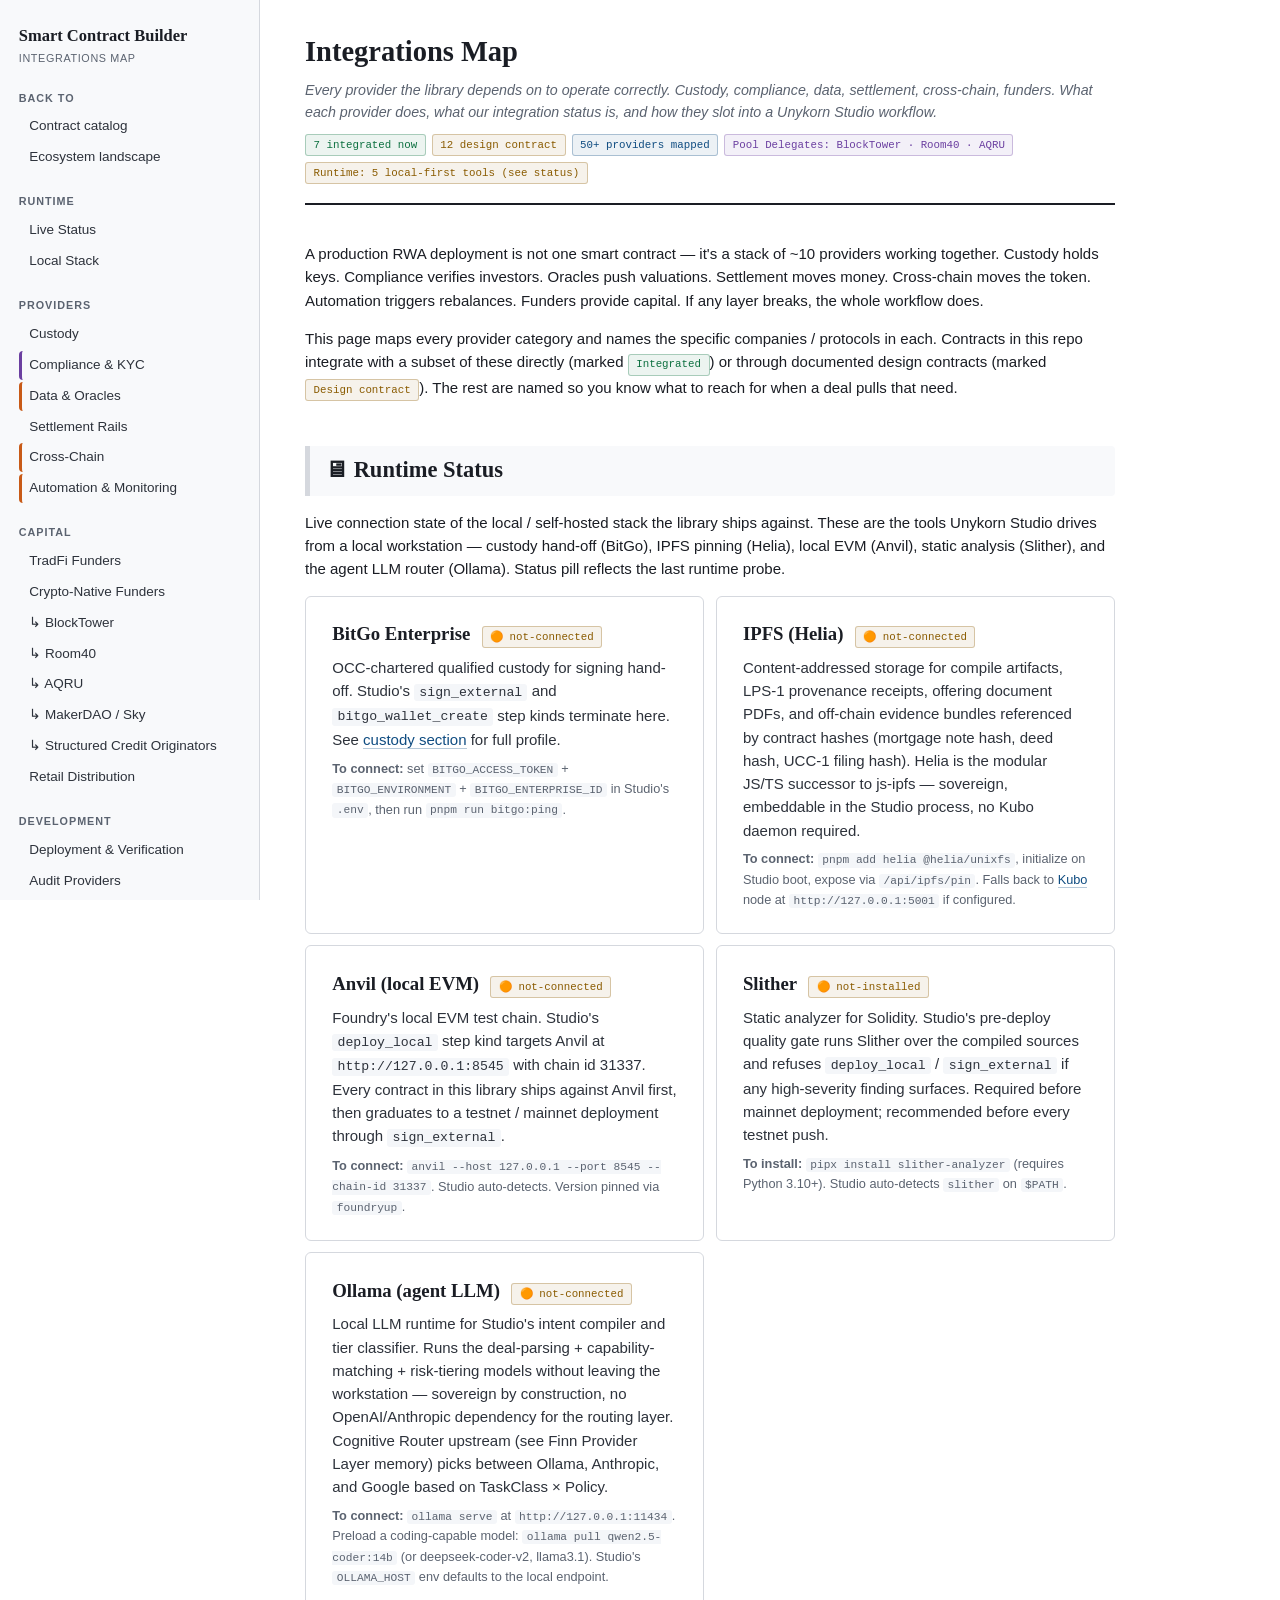
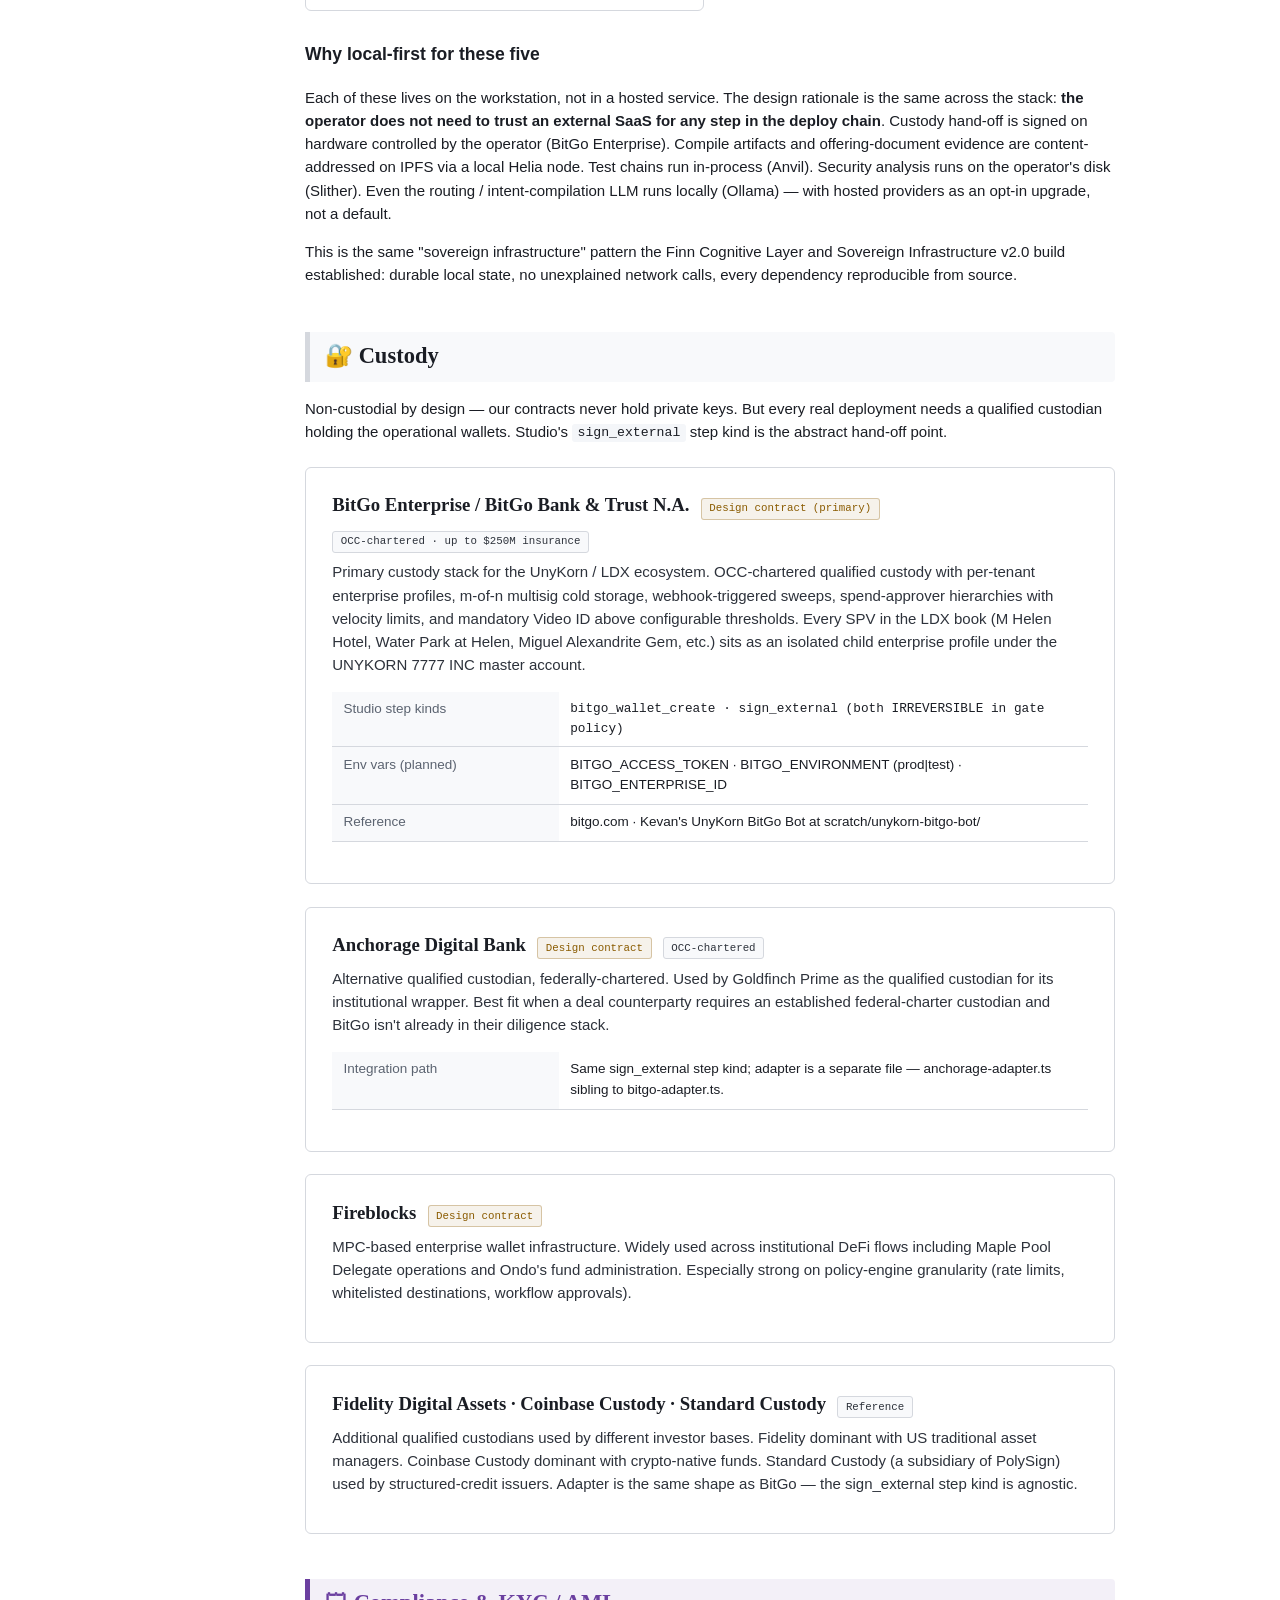
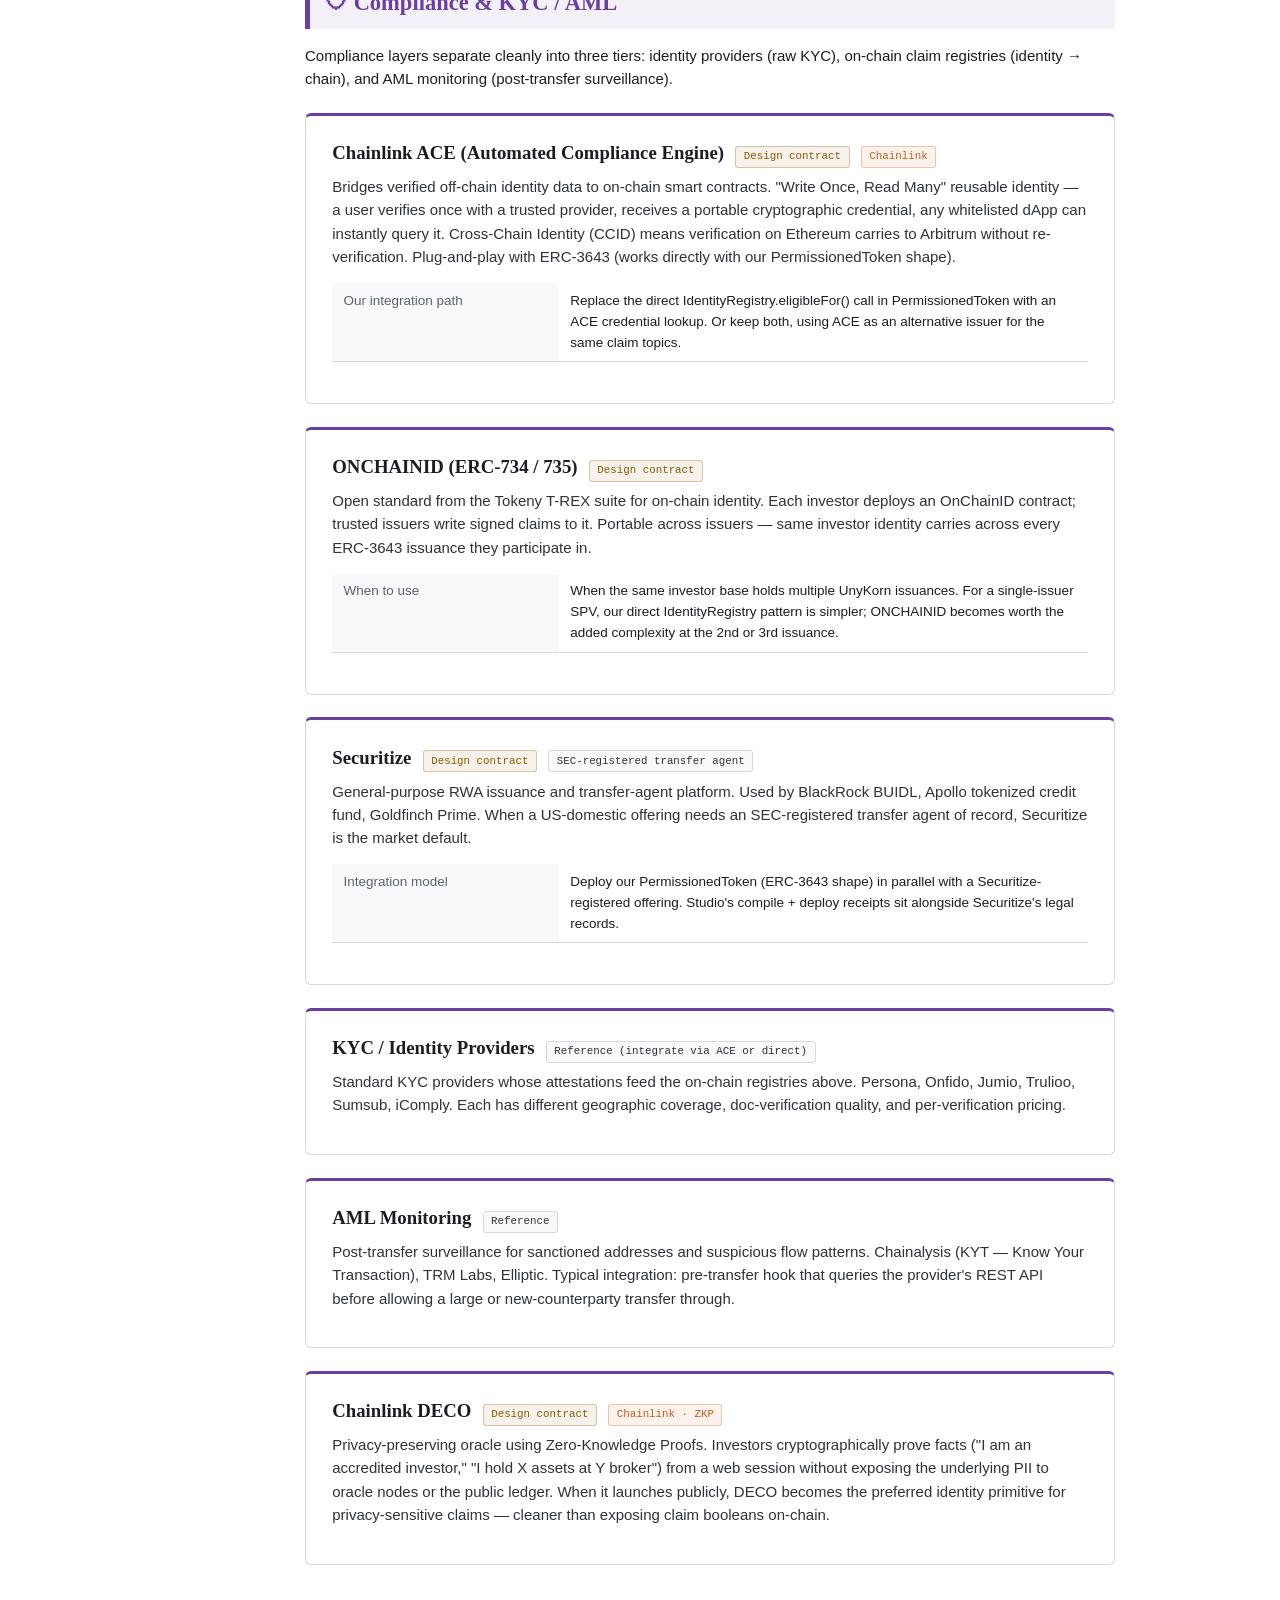
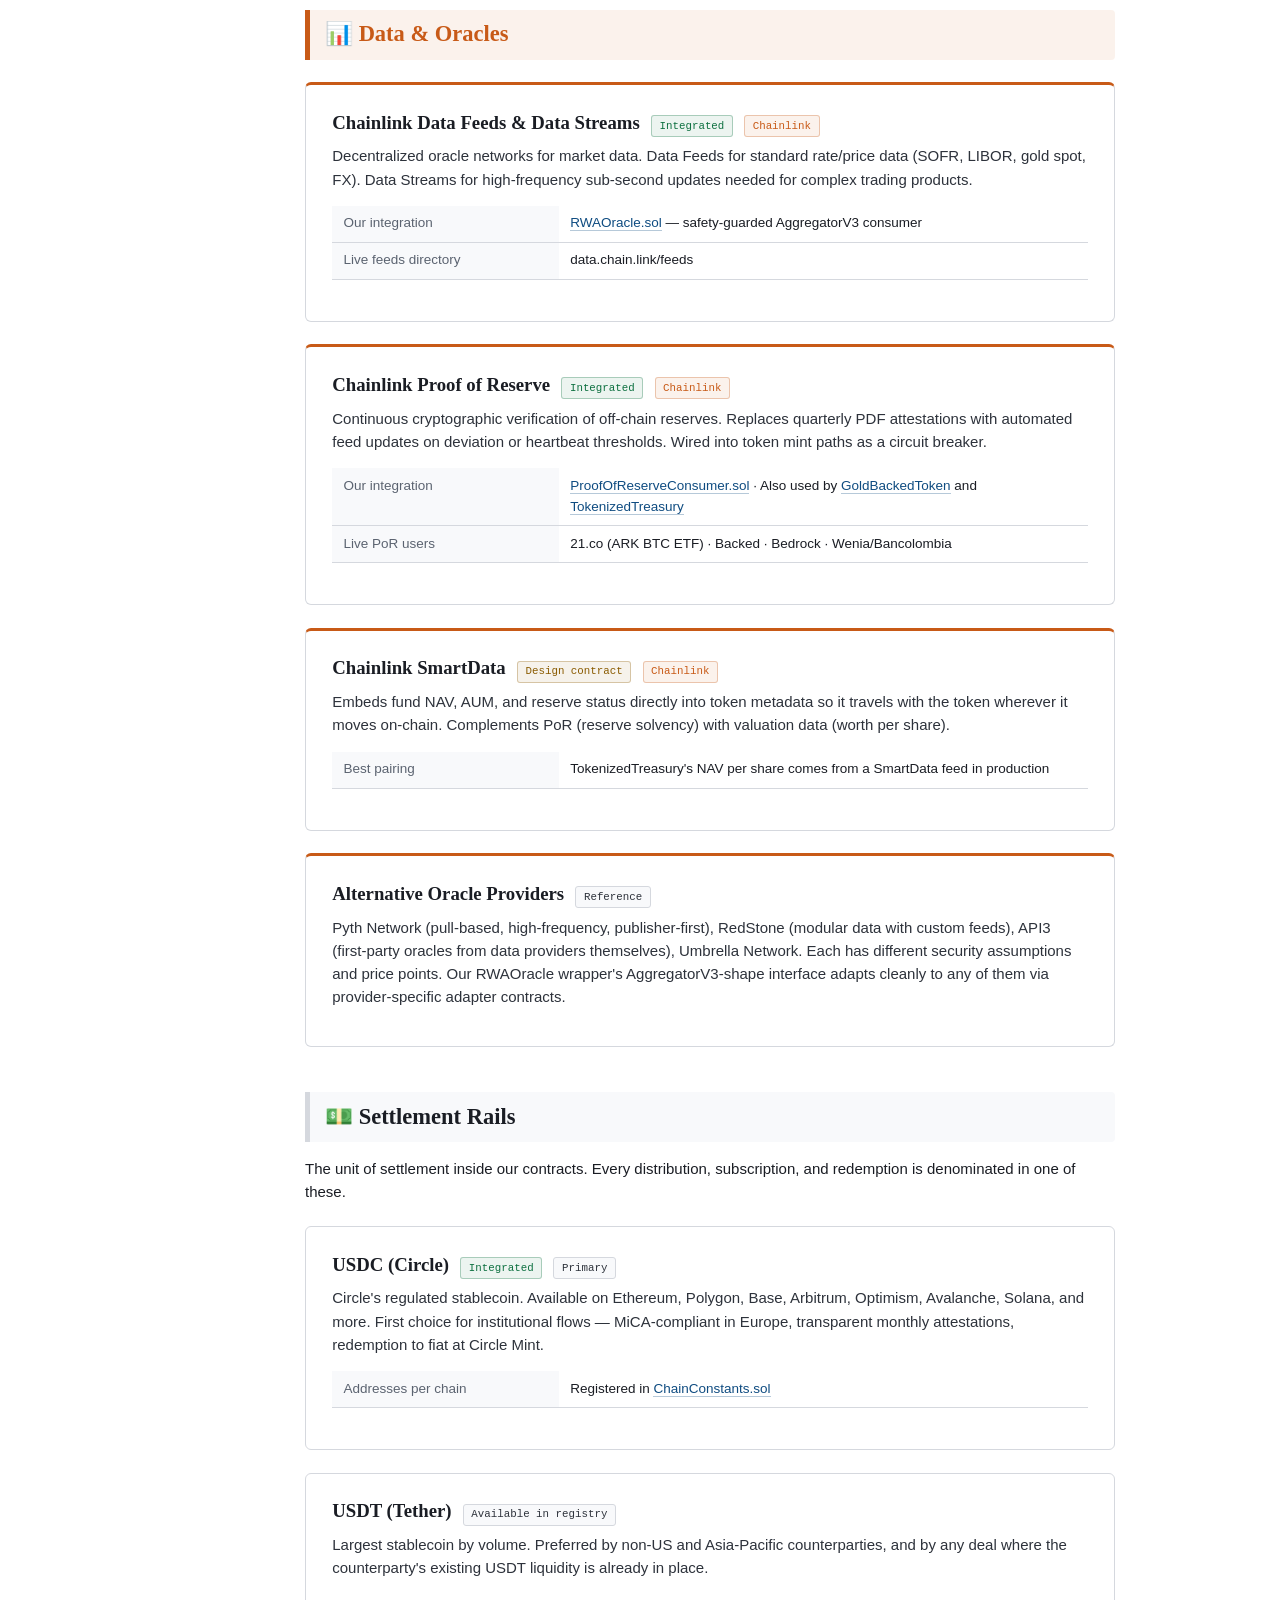
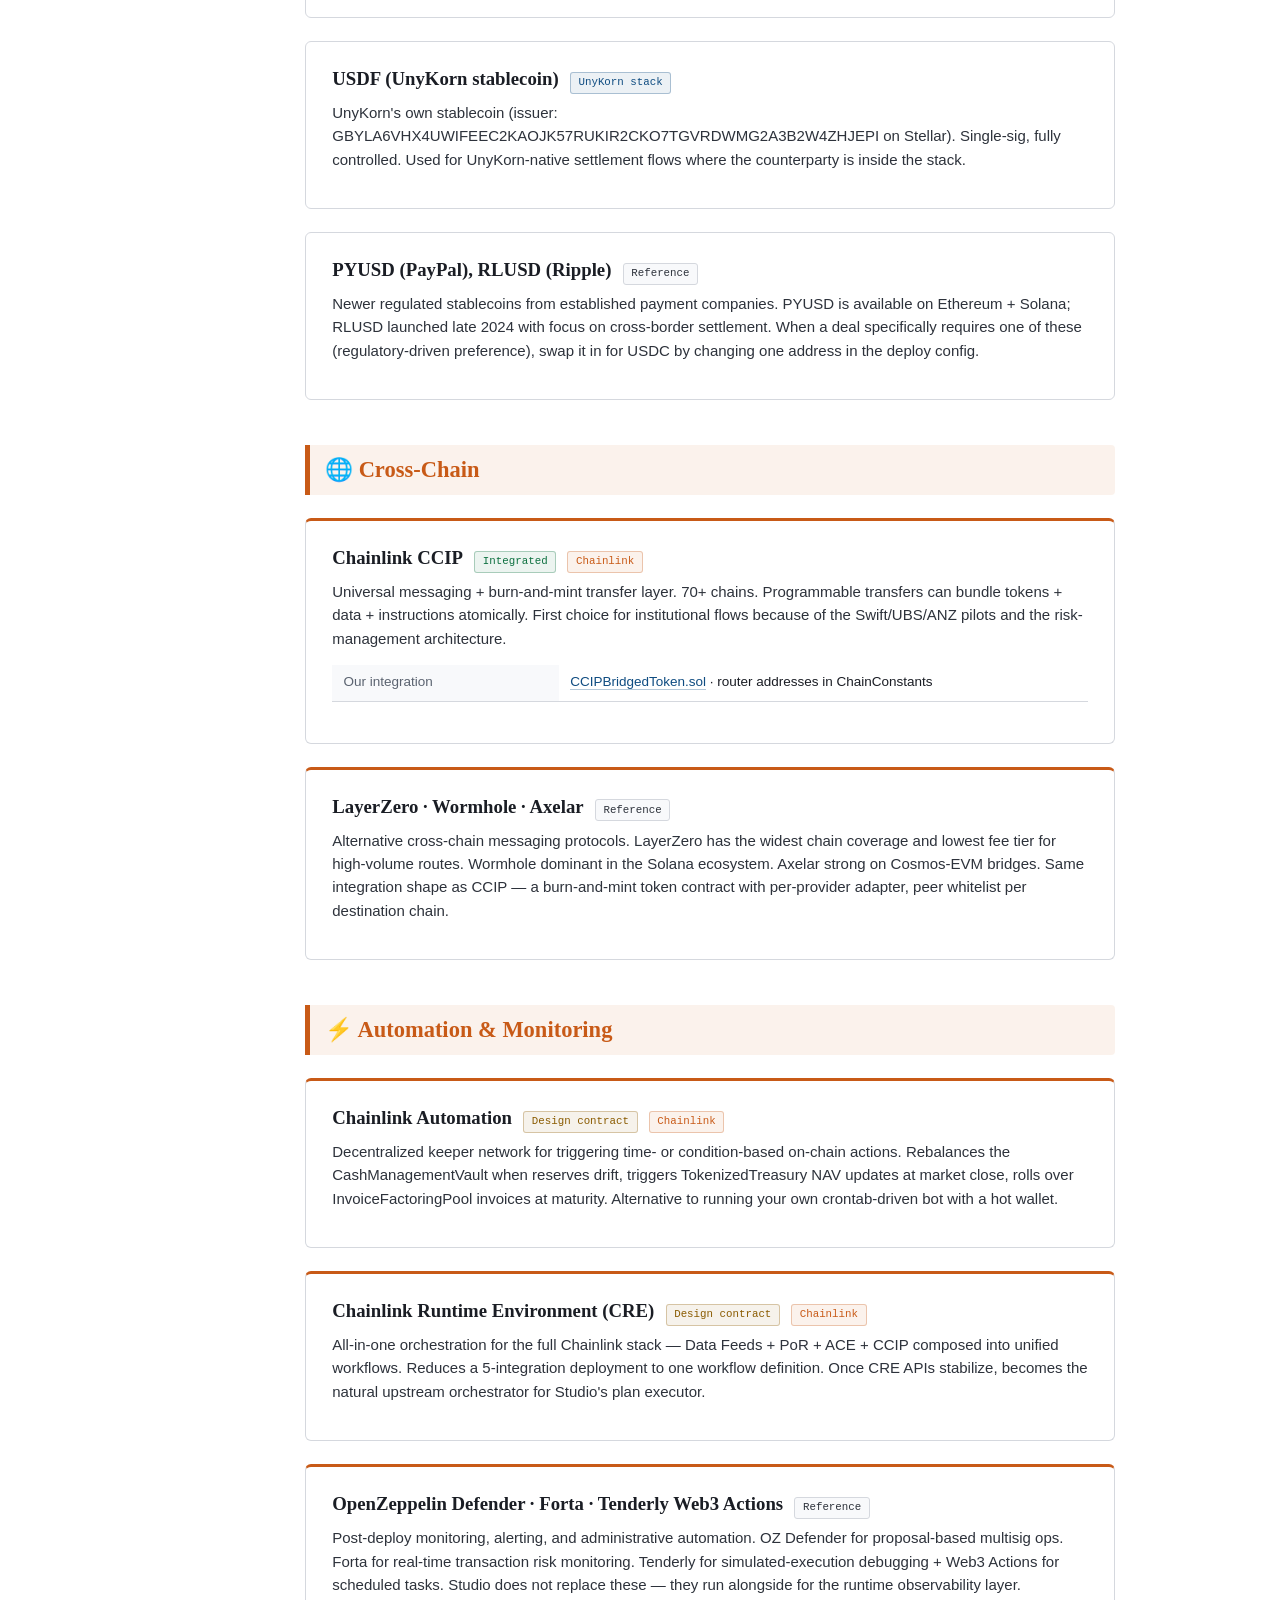
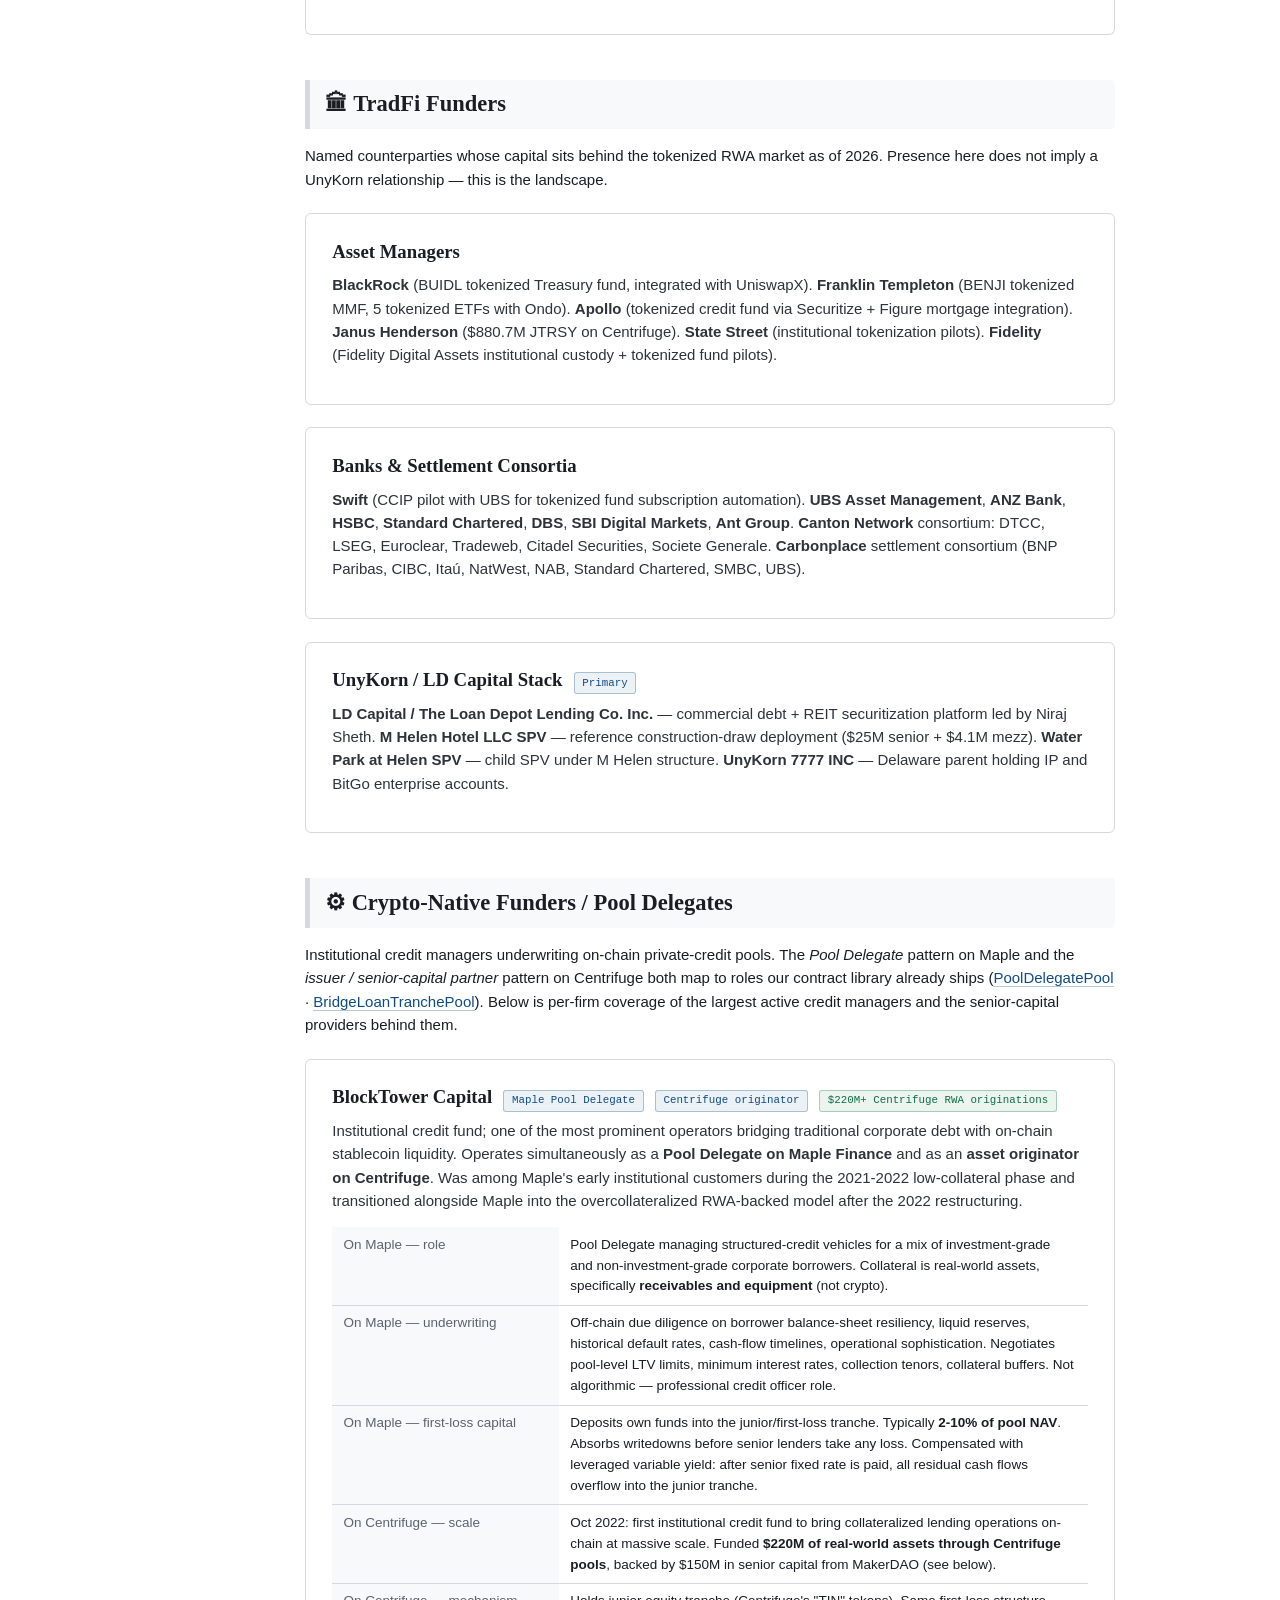
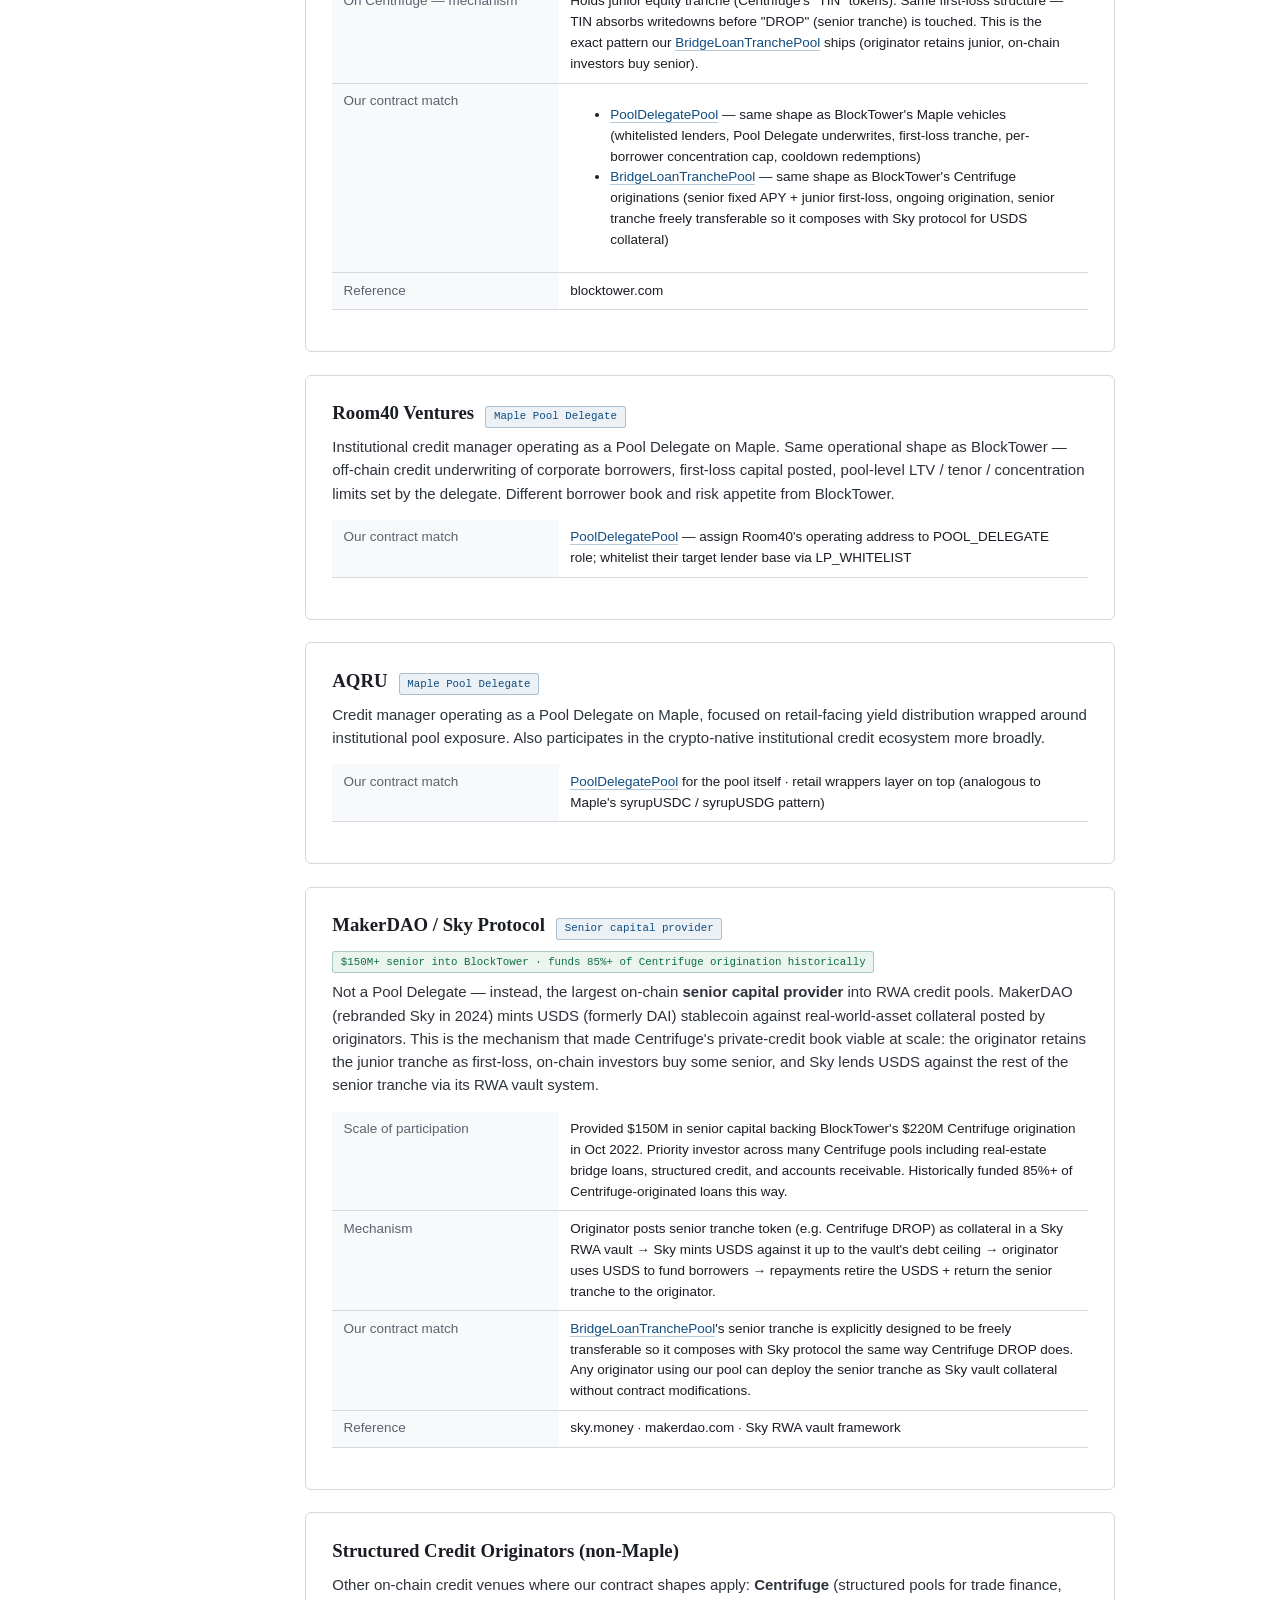
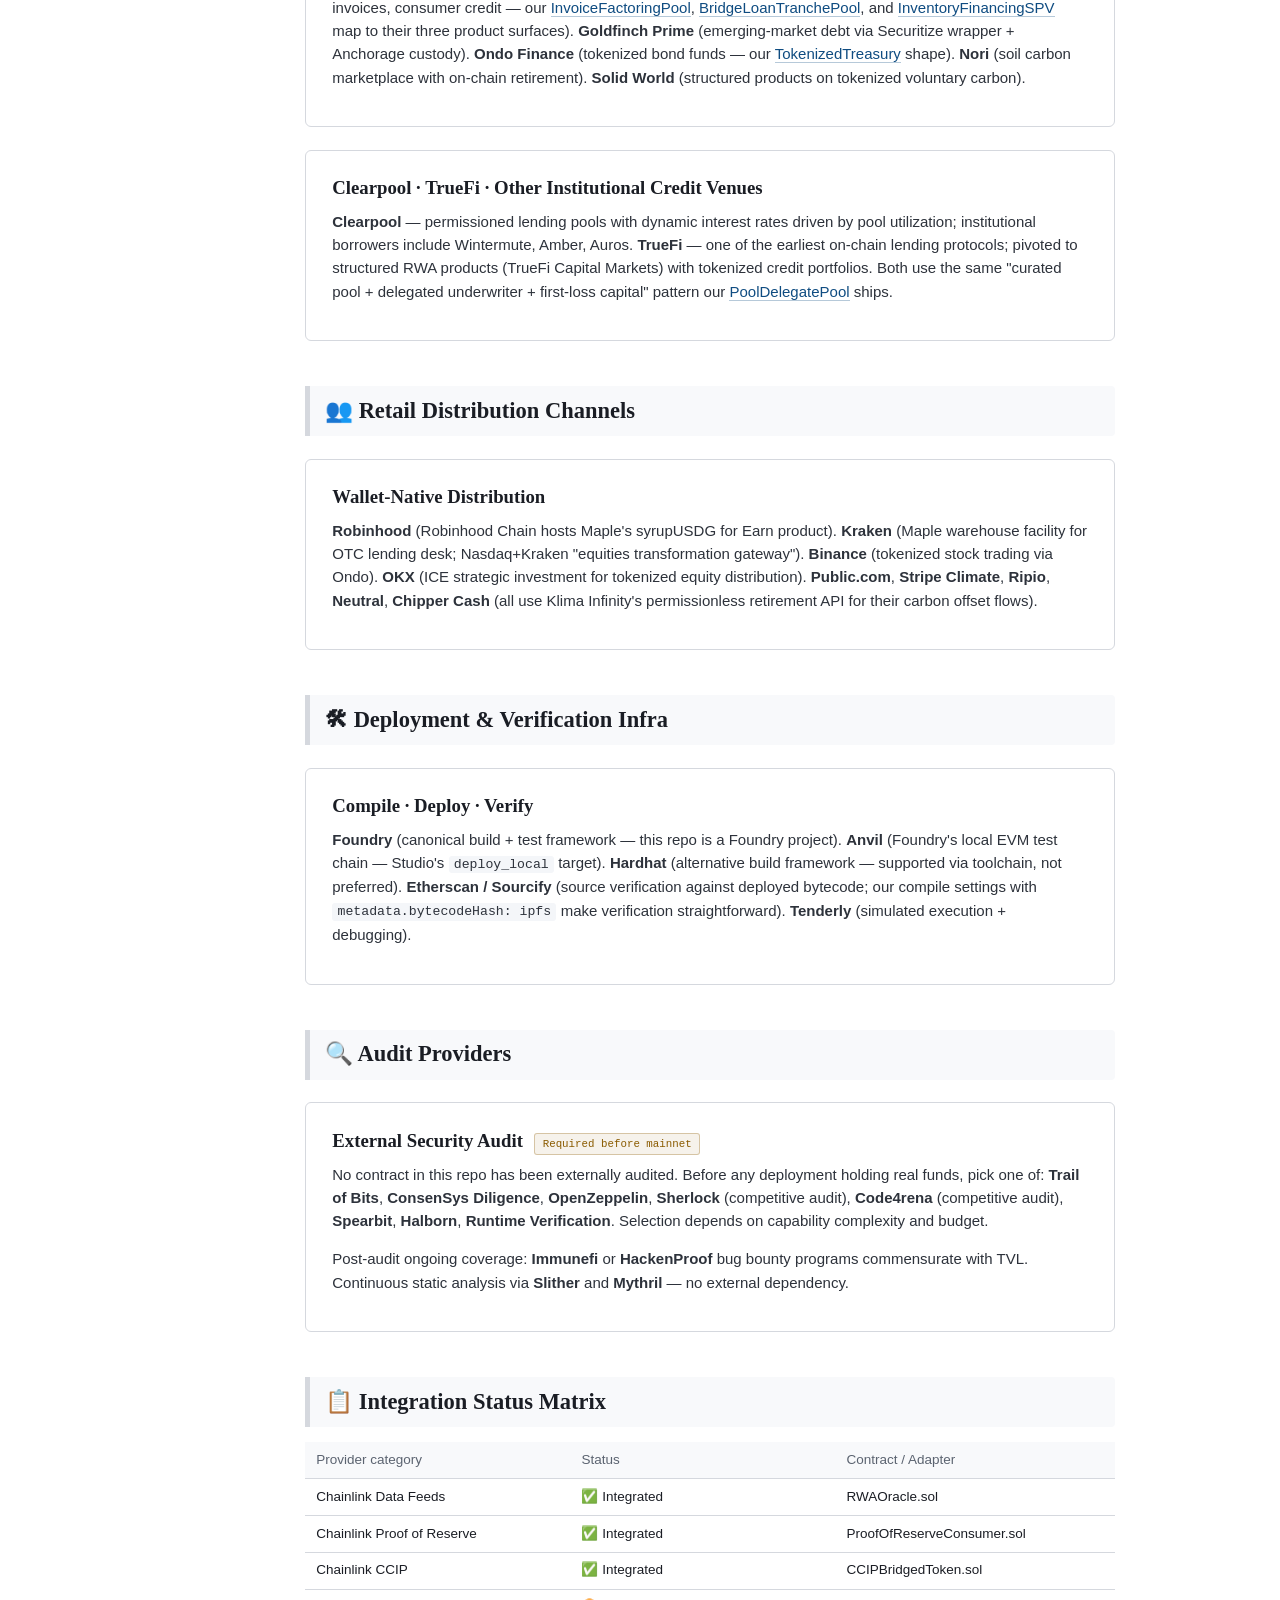
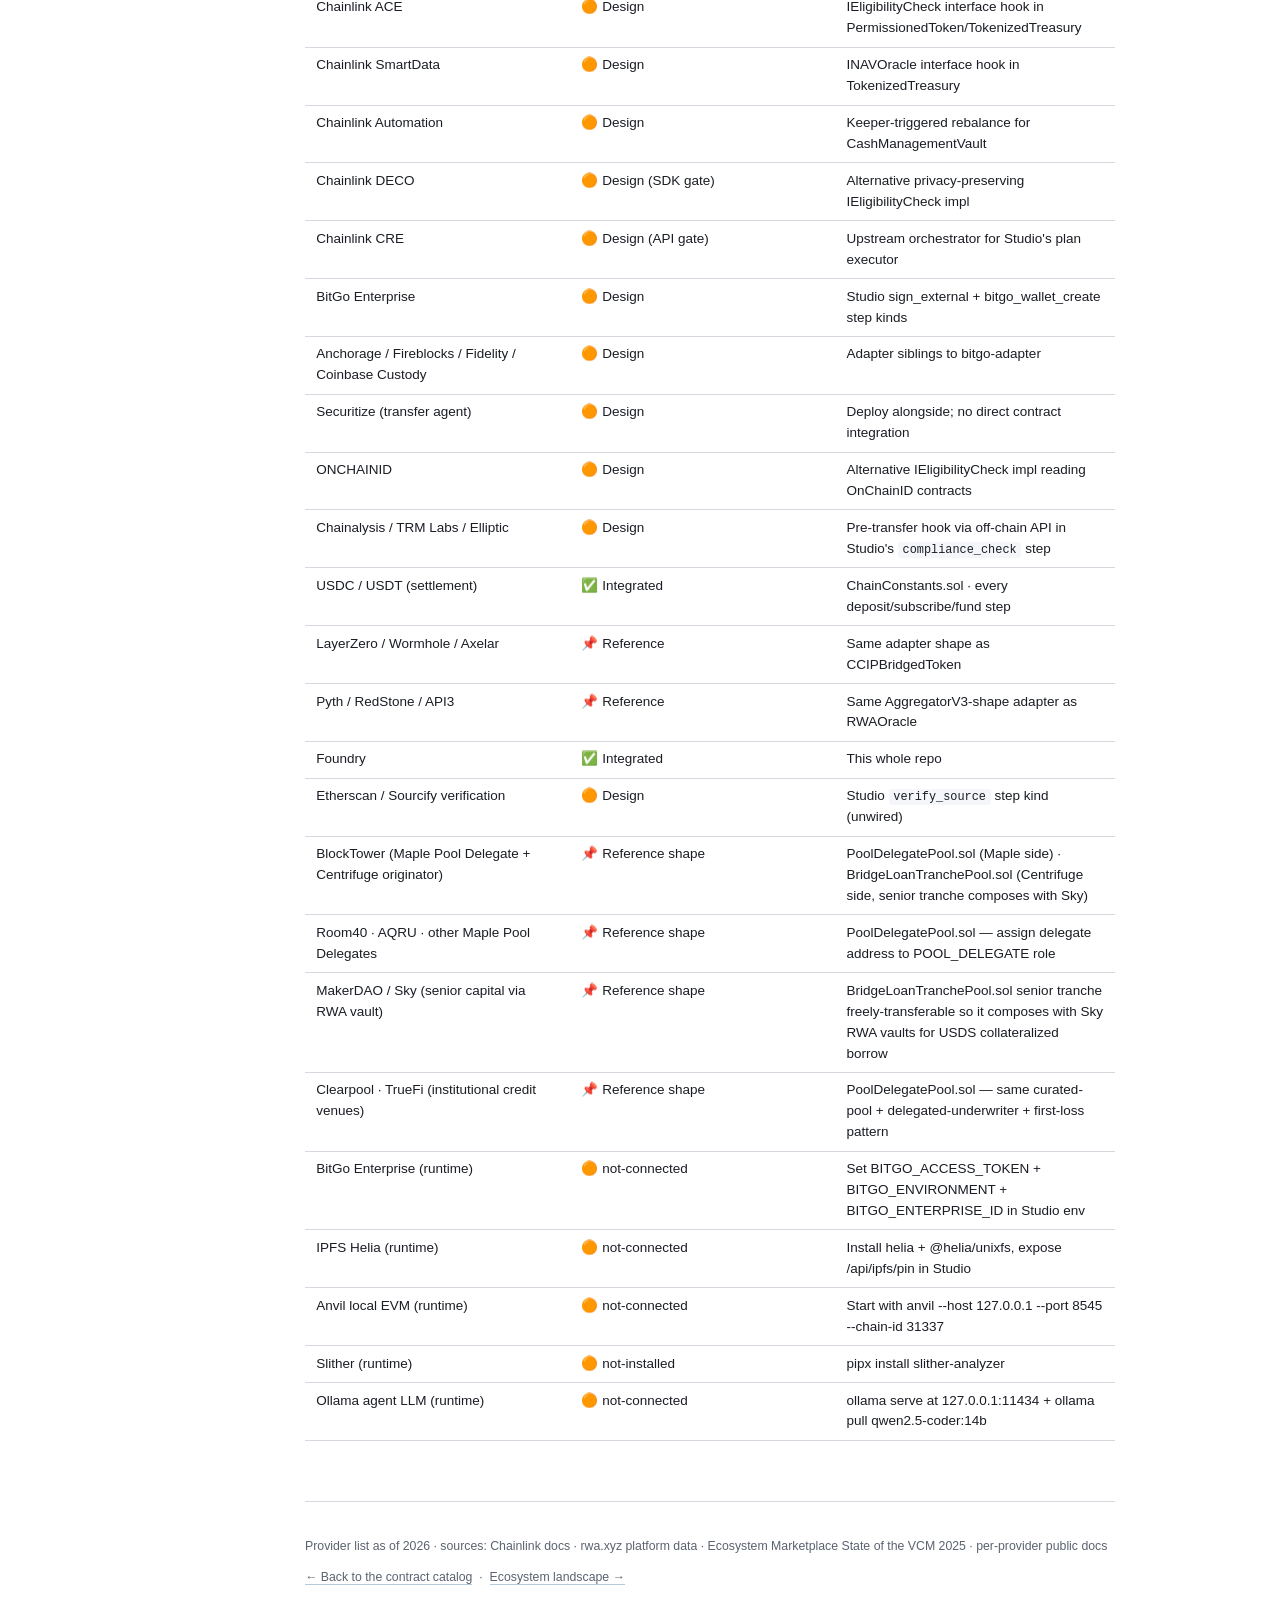
<file: docs/integrations.html>
<!DOCTYPE html>
<html lang="en">
<head>
<meta charset="UTF-8">
<meta name="viewport" content="width=device-width, initial-scale=1">
<title>Integrations — Smart Contract Builder</title>
<meta name="description" content="Every provider the RWA library needs to operate correctly — custody, compliance, data, settlement, cross-chain, funders. Status per integration.">
<link rel="stylesheet" href="style.css">
</head>
<body>

<div class="layout">
  <aside class="sidebar">
    <div class="brand">Smart Contract Builder</div>
    <div class="brand-sub">Integrations map</div>

    <nav>
      <h3>Back to</h3>
      <a href="./index.html">Contract catalog</a>
      <a href="./landscape.html">Ecosystem landscape</a>

      <h3>Runtime</h3>
      <a href="#runtime-status" class="cat-purple">Live Status</a>
      <a href="#runtime-local" class="cat-purple">Local Stack</a>

      <h3>Providers</h3>
      <a href="#custody" class="cat-nav">Custody</a>
      <a href="#compliance" class="cat-sec">Compliance &amp; KYC</a>
      <a href="#data-oracles" class="cat-orc">Data &amp; Oracles</a>
      <a href="#settlement" class="cat-nav">Settlement Rails</a>
      <a href="#cross-chain" class="cat-orc">Cross-Chain</a>
      <a href="#automation" class="cat-orc">Automation &amp; Monitoring</a>

      <h3>Capital</h3>
      <a href="#funders-tradfi" class="cat-nav">TradFi Funders</a>
      <a href="#funders-crypto" class="cat-nav">Crypto-Native Funders</a>
      <a href="#blocktower" class="cat-nav">↳ BlockTower</a>
      <a href="#room40" class="cat-nav">↳ Room40</a>
      <a href="#aqru" class="cat-nav">↳ AQRU</a>
      <a href="#makerdao-sky" class="cat-nav">↳ MakerDAO / Sky</a>
      <a href="#structured-originators" class="cat-nav">↳ Structured Credit Originators</a>
      <a href="#funders-retail" class="cat-nav">Retail Distribution</a>

      <h3>Development</h3>
      <a href="#dev-infra">Deployment &amp; Verification</a>
      <a href="#dev-audit">Audit Providers</a>

      <h3>Status</h3>
      <a href="#integration-matrix">Integration matrix</a>
    </nav>
  </aside>

  <main class="content">

    <header class="page-header">
      <h1>Integrations Map</h1>
      <div class="tagline">Every provider the library depends on to operate correctly. Custody, compliance, data, settlement, cross-chain, funders. What each provider does, what our integration status is, and how they slot into a Unykorn Studio workflow.</div>
      <div class="badges">
        <span class="badge b-green">7 integrated now</span>
        <span class="badge b-amber">12 design contract</span>
        <span class="badge b-nav">50+ providers mapped</span>
        <span class="badge b-purple">Pool Delegates: BlockTower · Room40 · AQRU</span>
        <span class="badge b-amber">Runtime: 5 local-first tools (see status)</span>
      </div>
    </header>

    <section id="intro">
      <p>
        A production RWA deployment is not one smart contract — it's a stack of ~10 providers working together. Custody holds keys. Compliance verifies investors. Oracles push valuations. Settlement moves money. Cross-chain moves the token. Automation triggers rebalances. Funders provide capital. If any layer breaks, the whole workflow does.
      </p>
      <p>
        This page maps every provider category and names the specific companies / protocols in each. Contracts in this repo integrate with a subset of these directly (marked <span class="badge b-green">Integrated</span>) or through documented design contracts (marked <span class="badge b-amber">Design contract</span>). The rest are named so you know what to reach for when a deal pulls that need.
      </p>
    </section>

    <h2 class="section-header cat-purple" id="runtime-status">🖥 Runtime Status</h2>

    <p>
      Live connection state of the local / self-hosted stack the library ships against. These are the tools Unykorn Studio drives from a local workstation — custody hand-off (BitGo), IPFS pinning (Helia), local EVM (Anvil), static analysis (Slither), and the agent LLM router (Ollama). Status pill reflects the last runtime probe.
    </p>

    <div style="display: grid; grid-template-columns: repeat(auto-fit, minmax(280px, 1fr)); gap: 0.75rem; margin: 1rem 0;">

      <article class="contract cat-purple" style="margin: 0;">
        <div class="contract-header">
          <h3 style="margin: 0;">BitGo Enterprise</h3>
          <span class="badge b-amber">🟠 not-connected</span>
        </div>
        <p class="contract-summary" style="margin-bottom: 0.5rem;">
          OCC-chartered qualified custody for signing hand-off. Studio's <code>sign_external</code> and <code>bitgo_wallet_create</code> step kinds terminate here. See <a href="#custody">custody section</a> for full profile.
        </p>
        <div class="specs" style="font-size: 0.85em; color: var(--muted, #666);">
          <strong>To connect:</strong> set <code>BITGO_ACCESS_TOKEN</code> + <code>BITGO_ENVIRONMENT</code> + <code>BITGO_ENTERPRISE_ID</code> in Studio's <code>.env</code>, then run <code>pnpm run bitgo:ping</code>.
        </div>
      </article>

      <article class="contract cat-purple" style="margin: 0;">
        <div class="contract-header">
          <h3 style="margin: 0;">IPFS (Helia)</h3>
          <span class="badge b-amber">🟠 not-connected</span>
        </div>
        <p class="contract-summary" style="margin-bottom: 0.5rem;">
          Content-addressed storage for compile artifacts, LPS-1 provenance receipts, offering document PDFs, and off-chain evidence bundles referenced by contract hashes (mortgage note hash, deed hash, UCC-1 filing hash). Helia is the modular JS/TS successor to js-ipfs — sovereign, embeddable in the Studio process, no Kubo daemon required.
        </p>
        <div class="specs" style="font-size: 0.85em; color: var(--muted, #666);">
          <strong>To connect:</strong> <code>pnpm add helia @helia/unixfs</code>, initialize on Studio boot, expose via <code>/api/ipfs/pin</code>. Falls back to <a href="#dev-infra">Kubo</a> node at <code>http://127.0.0.1:5001</code> if configured.
        </div>
      </article>

      <article class="contract cat-purple" style="margin: 0;">
        <div class="contract-header">
          <h3 style="margin: 0;">Anvil (local EVM)</h3>
          <span class="badge b-amber">🟠 not-connected</span>
        </div>
        <p class="contract-summary" style="margin-bottom: 0.5rem;">
          Foundry's local EVM test chain. Studio's <code>deploy_local</code> step kind targets Anvil at <code>http://127.0.0.1:8545</code> with chain id 31337. Every contract in this library ships against Anvil first, then graduates to a testnet / mainnet deployment through <code>sign_external</code>.
        </p>
        <div class="specs" style="font-size: 0.85em; color: var(--muted, #666);">
          <strong>To connect:</strong> <code>anvil --host 127.0.0.1 --port 8545 --chain-id 31337</code>. Studio auto-detects. Version pinned via <code>foundryup</code>.
        </div>
      </article>

      <article class="contract cat-purple" style="margin: 0;">
        <div class="contract-header">
          <h3 style="margin: 0;">Slither</h3>
          <span class="badge b-amber">🟠 not-installed</span>
        </div>
        <p class="contract-summary" style="margin-bottom: 0.5rem;">
          Static analyzer for Solidity. Studio's pre-deploy quality gate runs Slither over the compiled sources and refuses <code>deploy_local</code> / <code>sign_external</code> if any high-severity finding surfaces. Required before mainnet deployment; recommended before every testnet push.
        </p>
        <div class="specs" style="font-size: 0.85em; color: var(--muted, #666);">
          <strong>To install:</strong> <code>pipx install slither-analyzer</code> (requires Python 3.10+). Studio auto-detects <code>slither</code> on <code>$PATH</code>.
        </div>
      </article>

      <article class="contract cat-purple" style="margin: 0;">
        <div class="contract-header">
          <h3 style="margin: 0;">Ollama (agent LLM)</h3>
          <span class="badge b-amber">🟠 not-connected</span>
        </div>
        <p class="contract-summary" style="margin-bottom: 0.5rem;">
          Local LLM runtime for Studio's intent compiler and tier classifier. Runs the deal-parsing + capability-matching + risk-tiering models without leaving the workstation — sovereign by construction, no OpenAI/Anthropic dependency for the routing layer. Cognitive Router upstream (see Finn Provider Layer memory) picks between Ollama, Anthropic, and Google based on TaskClass × Policy.
        </p>
        <div class="specs" style="font-size: 0.85em; color: var(--muted, #666);">
          <strong>To connect:</strong> <code>ollama serve</code> at <code>http://127.0.0.1:11434</code>. Preload a coding-capable model: <code>ollama pull qwen2.5-coder:14b</code> (or deepseek-coder-v2, llama3.1). Studio's <code>OLLAMA_HOST</code> env defaults to the local endpoint.
        </div>
      </article>

    </div>

    <h3 id="runtime-local" style="margin-top: 2rem;">Why local-first for these five</h3>
    <p>
      Each of these lives on the workstation, not in a hosted service. The design rationale is the same across the stack: <strong>the operator does not need to trust an external SaaS for any step in the deploy chain</strong>. Custody hand-off is signed on hardware controlled by the operator (BitGo Enterprise). Compile artifacts and offering-document evidence are content-addressed on IPFS via a local Helia node. Test chains run in-process (Anvil). Security analysis runs on the operator's disk (Slither). Even the routing / intent-compilation LLM runs locally (Ollama) — with hosted providers as an opt-in upgrade, not a default.
    </p>
    <p>
      This is the same "sovereign infrastructure" pattern the Finn Cognitive Layer and Sovereign Infrastructure v2.0 build established: durable local state, no unexplained network calls, every dependency reproducible from source.
    </p>

    <h2 class="section-header cat-nav" id="custody">🔐 Custody</h2>

    <p>
      Non-custodial by design — our contracts never hold private keys. But every real deployment needs a qualified custodian holding the operational wallets. Studio's <code>sign_external</code> step kind is the abstract hand-off point.
    </p>

    <article class="contract cat-nav">
      <div class="contract-header">
        <h3>BitGo Enterprise / BitGo Bank &amp; Trust N.A.</h3>
        <span class="badge b-amber">Design contract (primary)</span>
        <span class="badge">OCC-chartered · up to $250M insurance</span>
      </div>
      <p class="contract-summary">
        Primary custody stack for the UnyKorn / LDX ecosystem. OCC-chartered qualified custody with per-tenant enterprise profiles, m-of-n multisig cold storage, webhook-triggered sweeps, spend-approver hierarchies with velocity limits, and mandatory Video ID above configurable thresholds. Every SPV in the LDX book (M Helen Hotel, Water Park at Helen, Miguel Alexandrite Gem, etc.) sits as an isolated child enterprise profile under the UNYKORN 7777 INC master account.
      </p>
      <table class="specs">
        <tr><th>Studio step kinds</th><td>bitgo_wallet_create · sign_external (both IRREVERSIBLE in gate policy)</td></tr>
        <tr><th>Env vars (planned)</th><td class="plain">BITGO_ACCESS_TOKEN · BITGO_ENVIRONMENT (prod|test) · BITGO_ENTERPRISE_ID</td></tr>
        <tr><th>Reference</th><td class="plain">bitgo.com · Kevan's UnyKorn BitGo Bot at scratch/unykorn-bitgo-bot/</td></tr>
      </table>
    </article>

    <article class="contract cat-nav">
      <div class="contract-header">
        <h3>Anchorage Digital Bank</h3>
        <span class="badge b-amber">Design contract</span>
        <span class="badge">OCC-chartered</span>
      </div>
      <p class="contract-summary">
        Alternative qualified custodian, federally-chartered. Used by Goldfinch Prime as the qualified custodian for its institutional wrapper. Best fit when a deal counterparty requires an established federal-charter custodian and BitGo isn't already in their diligence stack.
      </p>
      <table class="specs">
        <tr><th>Integration path</th><td class="plain">Same sign_external step kind; adapter is a separate file — anchorage-adapter.ts sibling to bitgo-adapter.ts.</td></tr>
      </table>
    </article>

    <article class="contract cat-nav">
      <div class="contract-header">
        <h3>Fireblocks</h3>
        <span class="badge b-amber">Design contract</span>
      </div>
      <p class="contract-summary">
        MPC-based enterprise wallet infrastructure. Widely used across institutional DeFi flows including Maple Pool Delegate operations and Ondo's fund administration. Especially strong on policy-engine granularity (rate limits, whitelisted destinations, workflow approvals).
      </p>
    </article>

    <article class="contract cat-nav">
      <div class="contract-header">
        <h3>Fidelity Digital Assets · Coinbase Custody · Standard Custody</h3>
        <span class="badge">Reference</span>
      </div>
      <p class="contract-summary">
        Additional qualified custodians used by different investor bases. Fidelity dominant with US traditional asset managers. Coinbase Custody dominant with crypto-native funds. Standard Custody (a subsidiary of PolySign) used by structured-credit issuers. Adapter is the same shape as BitGo — the sign_external step kind is agnostic.
      </p>
    </article>

    <h2 class="section-header cat-sec" id="compliance">🛡 Compliance &amp; KYC / AML</h2>

    <p>
      Compliance layers separate cleanly into three tiers: identity providers (raw KYC), on-chain claim registries (identity → chain), and AML monitoring (post-transfer surveillance).
    </p>

    <article class="contract cat-sec">
      <div class="contract-header">
        <h3>Chainlink ACE (Automated Compliance Engine)</h3>
        <span class="badge b-amber">Design contract</span>
        <span class="badge b-orange">Chainlink</span>
      </div>
      <p class="contract-summary">
        Bridges verified off-chain identity data to on-chain smart contracts. "Write Once, Read Many" reusable identity — a user verifies once with a trusted provider, receives a portable cryptographic credential, any whitelisted dApp can instantly query it. Cross-Chain Identity (CCID) means verification on Ethereum carries to Arbitrum without re-verification. Plug-and-play with ERC-3643 (works directly with our PermissionedToken shape).
      </p>
      <table class="specs">
        <tr><th>Our integration path</th><td class="plain">Replace the direct IdentityRegistry.eligibleFor() call in PermissionedToken with an ACE credential lookup. Or keep both, using ACE as an alternative issuer for the same claim topics.</td></tr>
      </table>
    </article>

    <article class="contract cat-sec">
      <div class="contract-header">
        <h3>ONCHAINID (ERC-734 / 735)</h3>
        <span class="badge b-amber">Design contract</span>
      </div>
      <p class="contract-summary">
        Open standard from the Tokeny T-REX suite for on-chain identity. Each investor deploys an OnChainID contract; trusted issuers write signed claims to it. Portable across issuers — same investor identity carries across every ERC-3643 issuance they participate in.
      </p>
      <table class="specs">
        <tr><th>When to use</th><td class="plain">When the same investor base holds multiple UnyKorn issuances. For a single-issuer SPV, our direct IdentityRegistry pattern is simpler; ONCHAINID becomes worth the added complexity at the 2nd or 3rd issuance.</td></tr>
      </table>
    </article>

    <article class="contract cat-sec">
      <div class="contract-header">
        <h3>Securitize</h3>
        <span class="badge b-amber">Design contract</span>
        <span class="badge">SEC-registered transfer agent</span>
      </div>
      <p class="contract-summary">
        General-purpose RWA issuance and transfer-agent platform. Used by BlackRock BUIDL, Apollo tokenized credit fund, Goldfinch Prime. When a US-domestic offering needs an SEC-registered transfer agent of record, Securitize is the market default.
      </p>
      <table class="specs">
        <tr><th>Integration model</th><td class="plain">Deploy our PermissionedToken (ERC-3643 shape) in parallel with a Securitize-registered offering. Studio's compile + deploy receipts sit alongside Securitize's legal records.</td></tr>
      </table>
    </article>

    <article class="contract cat-sec">
      <div class="contract-header">
        <h3>KYC / Identity Providers</h3>
        <span class="badge">Reference (integrate via ACE or direct)</span>
      </div>
      <p class="contract-summary">
        Standard KYC providers whose attestations feed the on-chain registries above. Persona, Onfido, Jumio, Trulioo, Sumsub, iComply. Each has different geographic coverage, doc-verification quality, and per-verification pricing.
      </p>
    </article>

    <article class="contract cat-sec">
      <div class="contract-header">
        <h3>AML Monitoring</h3>
        <span class="badge">Reference</span>
      </div>
      <p class="contract-summary">
        Post-transfer surveillance for sanctioned addresses and suspicious flow patterns. Chainalysis (KYT — Know Your Transaction), TRM Labs, Elliptic. Typical integration: pre-transfer hook that queries the provider's REST API before allowing a large or new-counterparty transfer through.
      </p>
    </article>

    <article class="contract cat-sec">
      <div class="contract-header">
        <h3>Chainlink DECO</h3>
        <span class="badge b-amber">Design contract</span>
        <span class="badge b-orange">Chainlink · ZKP</span>
      </div>
      <p class="contract-summary">
        Privacy-preserving oracle using Zero-Knowledge Proofs. Investors cryptographically prove facts ("I am an accredited investor," "I hold X assets at Y broker") from a web session without exposing the underlying PII to oracle nodes or the public ledger. When it launches publicly, DECO becomes the preferred identity primitive for privacy-sensitive claims — cleaner than exposing claim booleans on-chain.
      </p>
    </article>

    <h2 class="section-header cat-orc" id="data-oracles">📊 Data &amp; Oracles</h2>

    <article class="contract cat-orc">
      <div class="contract-header">
        <h3>Chainlink Data Feeds &amp; Data Streams</h3>
        <span class="badge b-green">Integrated</span>
        <span class="badge b-orange">Chainlink</span>
      </div>
      <p class="contract-summary">
        Decentralized oracle networks for market data. Data Feeds for standard rate/price data (SOFR, LIBOR, gold spot, FX). Data Streams for high-frequency sub-second updates needed for complex trading products.
      </p>
      <table class="specs">
        <tr><th>Our integration</th><td class="plain"><a href="./index.html#chainlink-oracle">RWAOracle.sol</a> — safety-guarded AggregatorV3 consumer</td></tr>
        <tr><th>Live feeds directory</th><td class="plain">data.chain.link/feeds</td></tr>
      </table>
    </article>

    <article class="contract cat-orc">
      <div class="contract-header">
        <h3>Chainlink Proof of Reserve</h3>
        <span class="badge b-green">Integrated</span>
        <span class="badge b-orange">Chainlink</span>
      </div>
      <p class="contract-summary">
        Continuous cryptographic verification of off-chain reserves. Replaces quarterly PDF attestations with automated feed updates on deviation or heartbeat thresholds. Wired into token mint paths as a circuit breaker.
      </p>
      <table class="specs">
        <tr><th>Our integration</th><td class="plain"><a href="./index.html#por-consumer">ProofOfReserveConsumer.sol</a> · Also used by <a href="./index.html#gold-backed">GoldBackedToken</a> and <a href="./index.html#tokenized-treasury">TokenizedTreasury</a></td></tr>
        <tr><th>Live PoR users</th><td class="plain">21.co (ARK BTC ETF) · Backed · Bedrock · Wenia/Bancolombia</td></tr>
      </table>
    </article>

    <article class="contract cat-orc">
      <div class="contract-header">
        <h3>Chainlink SmartData</h3>
        <span class="badge b-amber">Design contract</span>
        <span class="badge b-orange">Chainlink</span>
      </div>
      <p class="contract-summary">
        Embeds fund NAV, AUM, and reserve status directly into token metadata so it travels with the token wherever it moves on-chain. Complements PoR (reserve solvency) with valuation data (worth per share).
      </p>
      <table class="specs">
        <tr><th>Best pairing</th><td class="plain">TokenizedTreasury's NAV per share comes from a SmartData feed in production</td></tr>
      </table>
    </article>

    <article class="contract cat-orc">
      <div class="contract-header">
        <h3>Alternative Oracle Providers</h3>
        <span class="badge">Reference</span>
      </div>
      <p class="contract-summary">
        Pyth Network (pull-based, high-frequency, publisher-first), RedStone (modular data with custom feeds), API3 (first-party oracles from data providers themselves), Umbrella Network. Each has different security assumptions and price points. Our RWAOracle wrapper's AggregatorV3-shape interface adapts cleanly to any of them via provider-specific adapter contracts.
      </p>
    </article>

    <h2 class="section-header cat-nav" id="settlement">💵 Settlement Rails</h2>

    <p>
      The unit of settlement inside our contracts. Every distribution, subscription, and redemption is denominated in one of these.
    </p>

    <article class="contract cat-nav">
      <div class="contract-header">
        <h3>USDC (Circle)</h3>
        <span class="badge b-green">Integrated</span>
        <span class="badge">Primary</span>
      </div>
      <p class="contract-summary">
        Circle's regulated stablecoin. Available on Ethereum, Polygon, Base, Arbitrum, Optimism, Avalanche, Solana, and more. First choice for institutional flows — MiCA-compliant in Europe, transparent monthly attestations, redemption to fiat at Circle Mint.
      </p>
      <table class="specs">
        <tr><th>Addresses per chain</th><td class="plain">Registered in <a href="https://github.com/FTHTrading/smart-contract-builder/tree/main/contracts/registries/ChainConstants.sol">ChainConstants.sol</a></td></tr>
      </table>
    </article>

    <article class="contract cat-nav">
      <div class="contract-header">
        <h3>USDT (Tether)</h3>
        <span class="badge">Available in registry</span>
      </div>
      <p class="contract-summary">
        Largest stablecoin by volume. Preferred by non-US and Asia-Pacific counterparties, and by any deal where the counterparty's existing USDT liquidity is already in place.
      </p>
    </article>

    <article class="contract cat-nav">
      <div class="contract-header">
        <h3>USDF (UnyKorn stablecoin)</h3>
        <span class="badge b-nav">UnyKorn stack</span>
      </div>
      <p class="contract-summary">
        UnyKorn's own stablecoin (issuer: GBYLA6VHX4UWIFEEC2KAOJK57RUKIR2CKO7TGVRDWMG2A3B2W4ZHJEPI on Stellar). Single-sig, fully controlled. Used for UnyKorn-native settlement flows where the counterparty is inside the stack.
      </p>
    </article>

    <article class="contract cat-nav">
      <div class="contract-header">
        <h3>PYUSD (PayPal), RLUSD (Ripple)</h3>
        <span class="badge">Reference</span>
      </div>
      <p class="contract-summary">
        Newer regulated stablecoins from established payment companies. PYUSD is available on Ethereum + Solana; RLUSD launched late 2024 with focus on cross-border settlement. When a deal specifically requires one of these (regulatory-driven preference), swap it in for USDC by changing one address in the deploy config.
      </p>
    </article>

    <h2 class="section-header cat-orc" id="cross-chain">🌐 Cross-Chain</h2>

    <article class="contract cat-orc">
      <div class="contract-header">
        <h3>Chainlink CCIP</h3>
        <span class="badge b-green">Integrated</span>
        <span class="badge b-orange">Chainlink</span>
      </div>
      <p class="contract-summary">
        Universal messaging + burn-and-mint transfer layer. 70+ chains. Programmable transfers can bundle tokens + data + instructions atomically. First choice for institutional flows because of the Swift/UBS/ANZ pilots and the risk-management architecture.
      </p>
      <table class="specs">
        <tr><th>Our integration</th><td class="plain"><a href="./index.html#ccip-bridge">CCIPBridgedToken.sol</a> · router addresses in ChainConstants</td></tr>
      </table>
    </article>

    <article class="contract cat-orc">
      <div class="contract-header">
        <h3>LayerZero · Wormhole · Axelar</h3>
        <span class="badge">Reference</span>
      </div>
      <p class="contract-summary">
        Alternative cross-chain messaging protocols. LayerZero has the widest chain coverage and lowest fee tier for high-volume routes. Wormhole dominant in the Solana ecosystem. Axelar strong on Cosmos-EVM bridges. Same integration shape as CCIP — a burn-and-mint token contract with per-provider adapter, peer whitelist per destination chain.
      </p>
    </article>

    <h2 class="section-header cat-orc" id="automation">⚡ Automation &amp; Monitoring</h2>

    <article class="contract cat-orc">
      <div class="contract-header">
        <h3>Chainlink Automation</h3>
        <span class="badge b-amber">Design contract</span>
        <span class="badge b-orange">Chainlink</span>
      </div>
      <p class="contract-summary">
        Decentralized keeper network for triggering time- or condition-based on-chain actions. Rebalances the CashManagementVault when reserves drift, triggers TokenizedTreasury NAV updates at market close, rolls over InvoiceFactoringPool invoices at maturity. Alternative to running your own crontab-driven bot with a hot wallet.
      </p>
    </article>

    <article class="contract cat-orc">
      <div class="contract-header">
        <h3>Chainlink Runtime Environment (CRE)</h3>
        <span class="badge b-amber">Design contract</span>
        <span class="badge b-orange">Chainlink</span>
      </div>
      <p class="contract-summary">
        All-in-one orchestration for the full Chainlink stack — Data Feeds + PoR + ACE + CCIP composed into unified workflows. Reduces a 5-integration deployment to one workflow definition. Once CRE APIs stabilize, becomes the natural upstream orchestrator for Studio's plan executor.
      </p>
    </article>

    <article class="contract cat-orc">
      <div class="contract-header">
        <h3>OpenZeppelin Defender · Forta · Tenderly Web3 Actions</h3>
        <span class="badge">Reference</span>
      </div>
      <p class="contract-summary">
        Post-deploy monitoring, alerting, and administrative automation. OZ Defender for proposal-based multisig ops. Forta for real-time transaction risk monitoring. Tenderly for simulated-execution debugging + Web3 Actions for scheduled tasks. Studio does not replace these — they run alongside for the runtime observability layer.
      </p>
    </article>

    <h2 class="section-header cat-nav" id="funders-tradfi">🏛 TradFi Funders</h2>

    <p>
      Named counterparties whose capital sits behind the tokenized RWA market as of 2026. Presence here does not imply a UnyKorn relationship — this is the landscape.
    </p>

    <article class="contract cat-nav">
      <div class="contract-header">
        <h3>Asset Managers</h3>
      </div>
      <p class="contract-summary">
        <strong>BlackRock</strong> (BUIDL tokenized Treasury fund, integrated with UniswapX). <strong>Franklin Templeton</strong> (BENJI tokenized MMF, 5 tokenized ETFs with Ondo). <strong>Apollo</strong> (tokenized credit fund via Securitize + Figure mortgage integration). <strong>Janus Henderson</strong> ($880.7M JTRSY on Centrifuge). <strong>State Street</strong> (institutional tokenization pilots). <strong>Fidelity</strong> (Fidelity Digital Assets institutional custody + tokenized fund pilots).
      </p>
    </article>

    <article class="contract cat-nav">
      <div class="contract-header">
        <h3>Banks &amp; Settlement Consortia</h3>
      </div>
      <p class="contract-summary">
        <strong>Swift</strong> (CCIP pilot with UBS for tokenized fund subscription automation). <strong>UBS Asset Management</strong>, <strong>ANZ Bank</strong>, <strong>HSBC</strong>, <strong>Standard Chartered</strong>, <strong>DBS</strong>, <strong>SBI Digital Markets</strong>, <strong>Ant Group</strong>. <strong>Canton Network</strong> consortium: DTCC, LSEG, Euroclear, Tradeweb, Citadel Securities, Societe Generale. <strong>Carbonplace</strong> settlement consortium (BNP Paribas, CIBC, Itaú, NatWest, NAB, Standard Chartered, SMBC, UBS).
      </p>
    </article>

    <article class="contract cat-nav">
      <div class="contract-header">
        <h3>UnyKorn / LD Capital Stack</h3>
        <span class="badge b-nav">Primary</span>
      </div>
      <p class="contract-summary">
        <strong>LD Capital / The Loan Depot Lending Co. Inc.</strong> — commercial debt + REIT securitization platform led by Niraj Sheth. <strong>M Helen Hotel LLC SPV</strong> — reference construction-draw deployment ($25M senior + $4.1M mezz). <strong>Water Park at Helen SPV</strong> — child SPV under M Helen structure. <strong>UnyKorn 7777 INC</strong> — Delaware parent holding IP and BitGo enterprise accounts.
      </p>
    </article>

    <h2 class="section-header cat-nav" id="funders-crypto">⚙ Crypto-Native Funders / Pool Delegates</h2>

    <p>
      Institutional credit managers underwriting on-chain private-credit pools. The <em>Pool Delegate</em> pattern on Maple and the <em>issuer / senior-capital partner</em> pattern on Centrifuge both map to roles our contract library already ships (<a href="./index.html#private-credit-pool">PoolDelegatePool</a> · <a href="./index.html#bridge-loan-tranche-pool">BridgeLoanTranchePool</a>). Below is per-firm coverage of the largest active credit managers and the senior-capital providers behind them.
    </p>

    <article class="contract cat-nav" id="blocktower">
      <div class="contract-header">
        <h3>BlockTower Capital</h3>
        <span class="badge b-nav">Maple Pool Delegate</span>
        <span class="badge b-nav">Centrifuge originator</span>
        <span class="badge b-green">$220M+ Centrifuge RWA originations</span>
      </div>
      <p class="contract-summary">
        Institutional credit fund; one of the most prominent operators bridging traditional corporate debt with on-chain stablecoin liquidity. Operates simultaneously as a <strong>Pool Delegate on Maple Finance</strong> and as an <strong>asset originator on Centrifuge</strong>. Was among Maple's early institutional customers during the 2021-2022 low-collateral phase and transitioned alongside Maple into the overcollateralized RWA-backed model after the 2022 restructuring.
      </p>
      <table class="specs">
        <tr><th>On Maple — role</th><td class="plain">Pool Delegate managing structured-credit vehicles for a mix of investment-grade and non-investment-grade corporate borrowers. Collateral is real-world assets, specifically <strong>receivables and equipment</strong> (not crypto).</td></tr>
        <tr><th>On Maple — underwriting</th><td class="plain">Off-chain due diligence on borrower balance-sheet resiliency, liquid reserves, historical default rates, cash-flow timelines, operational sophistication. Negotiates pool-level LTV limits, minimum interest rates, collection tenors, collateral buffers. Not algorithmic — professional credit officer role.</td></tr>
        <tr><th>On Maple — first-loss capital</th><td class="plain">Deposits own funds into the junior/first-loss tranche. Typically <strong>2-10% of pool NAV</strong>. Absorbs writedowns before senior lenders take any loss. Compensated with leveraged variable yield: after senior fixed rate is paid, all residual cash flows overflow into the junior tranche.</td></tr>
        <tr><th>On Centrifuge — scale</th><td class="plain">Oct 2022: first institutional credit fund to bring collateralized lending operations on-chain at massive scale. Funded <strong>$220M of real-world assets through Centrifuge pools</strong>, backed by $150M in senior capital from MakerDAO (see below).</td></tr>
        <tr><th>On Centrifuge — mechanism</th><td class="plain">Holds junior equity tranche (Centrifuge's "TIN" tokens). Same first-loss structure — TIN absorbs writedowns before "DROP" (senior tranche) is touched. This is the exact pattern our <a href="./index.html#bridge-loan-tranche-pool">BridgeLoanTranchePool</a> ships (originator retains junior, on-chain investors buy senior).</td></tr>
        <tr><th>Our contract match</th><td class="plain">
          <ul>
            <li><a href="./index.html#private-credit-pool">PoolDelegatePool</a> — same shape as BlockTower's Maple vehicles (whitelisted lenders, Pool Delegate underwrites, first-loss tranche, per-borrower concentration cap, cooldown redemptions)</li>
            <li><a href="./index.html#bridge-loan-tranche-pool">BridgeLoanTranchePool</a> — same shape as BlockTower's Centrifuge originations (senior fixed APY + junior first-loss, ongoing origination, senior tranche freely transferable so it composes with Sky protocol for USDS collateral)</li>
          </ul>
        </td></tr>
        <tr><th>Reference</th><td class="plain">blocktower.com</td></tr>
      </table>
    </article>

    <article class="contract cat-nav" id="room40">
      <div class="contract-header">
        <h3>Room40 Ventures</h3>
        <span class="badge b-nav">Maple Pool Delegate</span>
      </div>
      <p class="contract-summary">
        Institutional credit manager operating as a Pool Delegate on Maple. Same operational shape as BlockTower — off-chain credit underwriting of corporate borrowers, first-loss capital posted, pool-level LTV / tenor / concentration limits set by the delegate. Different borrower book and risk appetite from BlockTower.
      </p>
      <table class="specs">
        <tr><th>Our contract match</th><td class="plain"><a href="./index.html#private-credit-pool">PoolDelegatePool</a> — assign Room40's operating address to POOL_DELEGATE role; whitelist their target lender base via LP_WHITELIST</td></tr>
      </table>
    </article>

    <article class="contract cat-nav" id="aqru">
      <div class="contract-header">
        <h3>AQRU</h3>
        <span class="badge b-nav">Maple Pool Delegate</span>
      </div>
      <p class="contract-summary">
        Credit manager operating as a Pool Delegate on Maple, focused on retail-facing yield distribution wrapped around institutional pool exposure. Also participates in the crypto-native institutional credit ecosystem more broadly.
      </p>
      <table class="specs">
        <tr><th>Our contract match</th><td class="plain"><a href="./index.html#private-credit-pool">PoolDelegatePool</a> for the pool itself · retail wrappers layer on top (analogous to Maple's syrupUSDC / syrupUSDG pattern)</td></tr>
      </table>
    </article>

    <article class="contract cat-nav" id="makerdao-sky">
      <div class="contract-header">
        <h3>MakerDAO / Sky Protocol</h3>
        <span class="badge b-nav">Senior capital provider</span>
        <span class="badge b-green">$150M+ senior into BlockTower · funds 85%+ of Centrifuge origination historically</span>
      </div>
      <p class="contract-summary">
        Not a Pool Delegate — instead, the largest on-chain <strong>senior capital provider</strong> into RWA credit pools. MakerDAO (rebranded Sky in 2024) mints USDS (formerly DAI) stablecoin against real-world-asset collateral posted by originators. This is the mechanism that made Centrifuge's private-credit book viable at scale: the originator retains the junior tranche as first-loss, on-chain investors buy some senior, and Sky lends USDS against the rest of the senior tranche via its RWA vault system.
      </p>
      <table class="specs">
        <tr><th>Scale of participation</th><td class="plain">Provided $150M in senior capital backing BlockTower's $220M Centrifuge origination in Oct 2022. Priority investor across many Centrifuge pools including real-estate bridge loans, structured credit, and accounts receivable. Historically funded 85%+ of Centrifuge-originated loans this way.</td></tr>
        <tr><th>Mechanism</th><td class="plain">Originator posts senior tranche token (e.g. Centrifuge DROP) as collateral in a Sky RWA vault → Sky mints USDS against it up to the vault's debt ceiling → originator uses USDS to fund borrowers → repayments retire the USDS + return the senior tranche to the originator.</td></tr>
        <tr><th>Our contract match</th><td class="plain"><a href="./index.html#bridge-loan-tranche-pool">BridgeLoanTranchePool</a>'s senior tranche is explicitly designed to be freely transferable so it composes with Sky protocol the same way Centrifuge DROP does. Any originator using our pool can deploy the senior tranche as Sky vault collateral without contract modifications.</td></tr>
        <tr><th>Reference</th><td class="plain">sky.money · makerdao.com · Sky RWA vault framework</td></tr>
      </table>
    </article>

    <article class="contract cat-nav" id="structured-originators">
      <div class="contract-header">
        <h3>Structured Credit Originators (non-Maple)</h3>
      </div>
      <p class="contract-summary">
        Other on-chain credit venues where our contract shapes apply: <strong>Centrifuge</strong> (structured pools for trade finance, invoices, consumer credit — our <a href="./index.html#invoice-factoring-pool">InvoiceFactoringPool</a>, <a href="./index.html#bridge-loan-tranche-pool">BridgeLoanTranchePool</a>, and <a href="./index.html#inventory-financing-spv">InventoryFinancingSPV</a> map to their three product surfaces). <strong>Goldfinch Prime</strong> (emerging-market debt via Securitize wrapper + Anchorage custody). <strong>Ondo Finance</strong> (tokenized bond funds — our <a href="./index.html#tokenized-treasury">TokenizedTreasury</a> shape). <strong>Nori</strong> (soil carbon marketplace with on-chain retirement). <strong>Solid World</strong> (structured products on tokenized voluntary carbon).
      </p>
    </article>

    <article class="contract cat-nav" id="clearpool-truefi">
      <div class="contract-header">
        <h3>Clearpool · TrueFi · Other Institutional Credit Venues</h3>
      </div>
      <p class="contract-summary">
        <strong>Clearpool</strong> — permissioned lending pools with dynamic interest rates driven by pool utilization; institutional borrowers include Wintermute, Amber, Auros. <strong>TrueFi</strong> — one of the earliest on-chain lending protocols; pivoted to structured RWA products (TrueFi Capital Markets) with tokenized credit portfolios. Both use the same "curated pool + delegated underwriter + first-loss capital" pattern our <a href="./index.html#private-credit-pool">PoolDelegatePool</a> ships.
      </p>
    </article>

    <h2 class="section-header cat-nav" id="funders-retail">👥 Retail Distribution Channels</h2>

    <article class="contract cat-nav">
      <div class="contract-header">
        <h3>Wallet-Native Distribution</h3>
      </div>
      <p class="contract-summary">
        <strong>Robinhood</strong> (Robinhood Chain hosts Maple's syrupUSDG for Earn product). <strong>Kraken</strong> (Maple warehouse facility for OTC lending desk; Nasdaq+Kraken "equities transformation gateway"). <strong>Binance</strong> (tokenized stock trading via Ondo). <strong>OKX</strong> (ICE strategic investment for tokenized equity distribution). <strong>Public.com</strong>, <strong>Stripe Climate</strong>, <strong>Ripio</strong>, <strong>Neutral</strong>, <strong>Chipper Cash</strong> (all use Klima Infinity's permissionless retirement API for their carbon offset flows).
      </p>
    </article>

    <h2 class="section-header cat-purple" id="dev-infra">🛠 Deployment &amp; Verification Infra</h2>

    <article class="contract cat-purple">
      <div class="contract-header">
        <h3>Compile · Deploy · Verify</h3>
      </div>
      <p class="contract-summary">
        <strong>Foundry</strong> (canonical build + test framework — this repo is a Foundry project). <strong>Anvil</strong> (Foundry's local EVM test chain — Studio's <code>deploy_local</code> target). <strong>Hardhat</strong> (alternative build framework — supported via toolchain, not preferred). <strong>Etherscan / Sourcify</strong> (source verification against deployed bytecode; our compile settings with <code>metadata.bytecodeHash: ipfs</code> make verification straightforward). <strong>Tenderly</strong> (simulated execution + debugging).
      </p>
    </article>

    <h2 class="section-header cat-purple" id="dev-audit">🔍 Audit Providers</h2>

    <article class="contract cat-purple">
      <div class="contract-header">
        <h3>External Security Audit</h3>
        <span class="badge b-amber">Required before mainnet</span>
      </div>
      <p class="contract-summary">
        No contract in this repo has been externally audited. Before any deployment holding real funds, pick one of: <strong>Trail of Bits</strong>, <strong>ConsenSys Diligence</strong>, <strong>OpenZeppelin</strong>, <strong>Sherlock</strong> (competitive audit), <strong>Code4rena</strong> (competitive audit), <strong>Spearbit</strong>, <strong>Halborn</strong>, <strong>Runtime Verification</strong>. Selection depends on capability complexity and budget.
      </p>
      <p class="contract-summary">
        Post-audit ongoing coverage: <strong>Immunefi</strong> or <strong>HackenProof</strong> bug bounty programs commensurate with TVL. Continuous static analysis via <strong>Slither</strong> and <strong>Mythril</strong> — no external dependency.
      </p>
    </article>

    <h2 class="section-header cat-nav" id="integration-matrix">📋 Integration Status Matrix</h2>

    <table class="specs">
      <tr><th>Provider category</th><th>Status</th><th>Contract / Adapter</th></tr>
      <tr><td class="plain">Chainlink Data Feeds</td><td class="plain">✅ Integrated</td><td class="plain">RWAOracle.sol</td></tr>
      <tr><td class="plain">Chainlink Proof of Reserve</td><td class="plain">✅ Integrated</td><td class="plain">ProofOfReserveConsumer.sol</td></tr>
      <tr><td class="plain">Chainlink CCIP</td><td class="plain">✅ Integrated</td><td class="plain">CCIPBridgedToken.sol</td></tr>
      <tr><td class="plain">Chainlink ACE</td><td class="plain">🟠 Design</td><td class="plain">IEligibilityCheck interface hook in PermissionedToken/TokenizedTreasury</td></tr>
      <tr><td class="plain">Chainlink SmartData</td><td class="plain">🟠 Design</td><td class="plain">INAVOracle interface hook in TokenizedTreasury</td></tr>
      <tr><td class="plain">Chainlink Automation</td><td class="plain">🟠 Design</td><td class="plain">Keeper-triggered rebalance for CashManagementVault</td></tr>
      <tr><td class="plain">Chainlink DECO</td><td class="plain">🟠 Design (SDK gate)</td><td class="plain">Alternative privacy-preserving IEligibilityCheck impl</td></tr>
      <tr><td class="plain">Chainlink CRE</td><td class="plain">🟠 Design (API gate)</td><td class="plain">Upstream orchestrator for Studio's plan executor</td></tr>
      <tr><td class="plain">BitGo Enterprise</td><td class="plain">🟠 Design</td><td class="plain">Studio sign_external + bitgo_wallet_create step kinds</td></tr>
      <tr><td class="plain">Anchorage / Fireblocks / Fidelity / Coinbase Custody</td><td class="plain">🟠 Design</td><td class="plain">Adapter siblings to bitgo-adapter</td></tr>
      <tr><td class="plain">Securitize (transfer agent)</td><td class="plain">🟠 Design</td><td class="plain">Deploy alongside; no direct contract integration</td></tr>
      <tr><td class="plain">ONCHAINID</td><td class="plain">🟠 Design</td><td class="plain">Alternative IEligibilityCheck impl reading OnChainID contracts</td></tr>
      <tr><td class="plain">Chainalysis / TRM Labs / Elliptic</td><td class="plain">🟠 Design</td><td class="plain">Pre-transfer hook via off-chain API in Studio's <code>compliance_check</code> step</td></tr>
      <tr><td class="plain">USDC / USDT (settlement)</td><td class="plain">✅ Integrated</td><td class="plain">ChainConstants.sol · every deposit/subscribe/fund step</td></tr>
      <tr><td class="plain">LayerZero / Wormhole / Axelar</td><td class="plain">📌 Reference</td><td class="plain">Same adapter shape as CCIPBridgedToken</td></tr>
      <tr><td class="plain">Pyth / RedStone / API3</td><td class="plain">📌 Reference</td><td class="plain">Same AggregatorV3-shape adapter as RWAOracle</td></tr>
      <tr><td class="plain">Foundry</td><td class="plain">✅ Integrated</td><td class="plain">This whole repo</td></tr>
      <tr><td class="plain">Etherscan / Sourcify verification</td><td class="plain">🟠 Design</td><td class="plain">Studio <code>verify_source</code> step kind (unwired)</td></tr>
      <tr><td class="plain">BlockTower (Maple Pool Delegate + Centrifuge originator)</td><td class="plain">📌 Reference shape</td><td class="plain">PoolDelegatePool.sol (Maple side) · BridgeLoanTranchePool.sol (Centrifuge side, senior tranche composes with Sky)</td></tr>
      <tr><td class="plain">Room40 · AQRU · other Maple Pool Delegates</td><td class="plain">📌 Reference shape</td><td class="plain">PoolDelegatePool.sol — assign delegate address to POOL_DELEGATE role</td></tr>
      <tr><td class="plain">MakerDAO / Sky (senior capital via RWA vault)</td><td class="plain">📌 Reference shape</td><td class="plain">BridgeLoanTranchePool.sol senior tranche freely-transferable so it composes with Sky RWA vaults for USDS collateralized borrow</td></tr>
      <tr><td class="plain">Clearpool · TrueFi (institutional credit venues)</td><td class="plain">📌 Reference shape</td><td class="plain">PoolDelegatePool.sol — same curated-pool + delegated-underwriter + first-loss pattern</td></tr>
      <tr><td class="plain">BitGo Enterprise (runtime)</td><td class="plain">🟠 not-connected</td><td class="plain">Set BITGO_ACCESS_TOKEN + BITGO_ENVIRONMENT + BITGO_ENTERPRISE_ID in Studio env</td></tr>
      <tr><td class="plain">IPFS Helia (runtime)</td><td class="plain">🟠 not-connected</td><td class="plain">Install helia + @helia/unixfs, expose /api/ipfs/pin in Studio</td></tr>
      <tr><td class="plain">Anvil local EVM (runtime)</td><td class="plain">🟠 not-connected</td><td class="plain">Start with anvil --host 127.0.0.1 --port 8545 --chain-id 31337</td></tr>
      <tr><td class="plain">Slither (runtime)</td><td class="plain">🟠 not-installed</td><td class="plain">pipx install slither-analyzer</td></tr>
      <tr><td class="plain">Ollama agent LLM (runtime)</td><td class="plain">🟠 not-connected</td><td class="plain">ollama serve at 127.0.0.1:11434 + ollama pull qwen2.5-coder:14b</td></tr>
    </table>

    <footer class="site-footer">
      <p>
        Provider list as of 2026 · sources: Chainlink docs · rwa.xyz platform data · Ecosystem Marketplace State of the VCM 2025 · per-provider public docs
      </p>
      <p>
        <a href="./index.html">← Back to the contract catalog</a>
        &nbsp;·&nbsp;
        <a href="./landscape.html">Ecosystem landscape →</a>
      </p>
    </footer>

  </main>
</div>

</body>
</html>
</file>
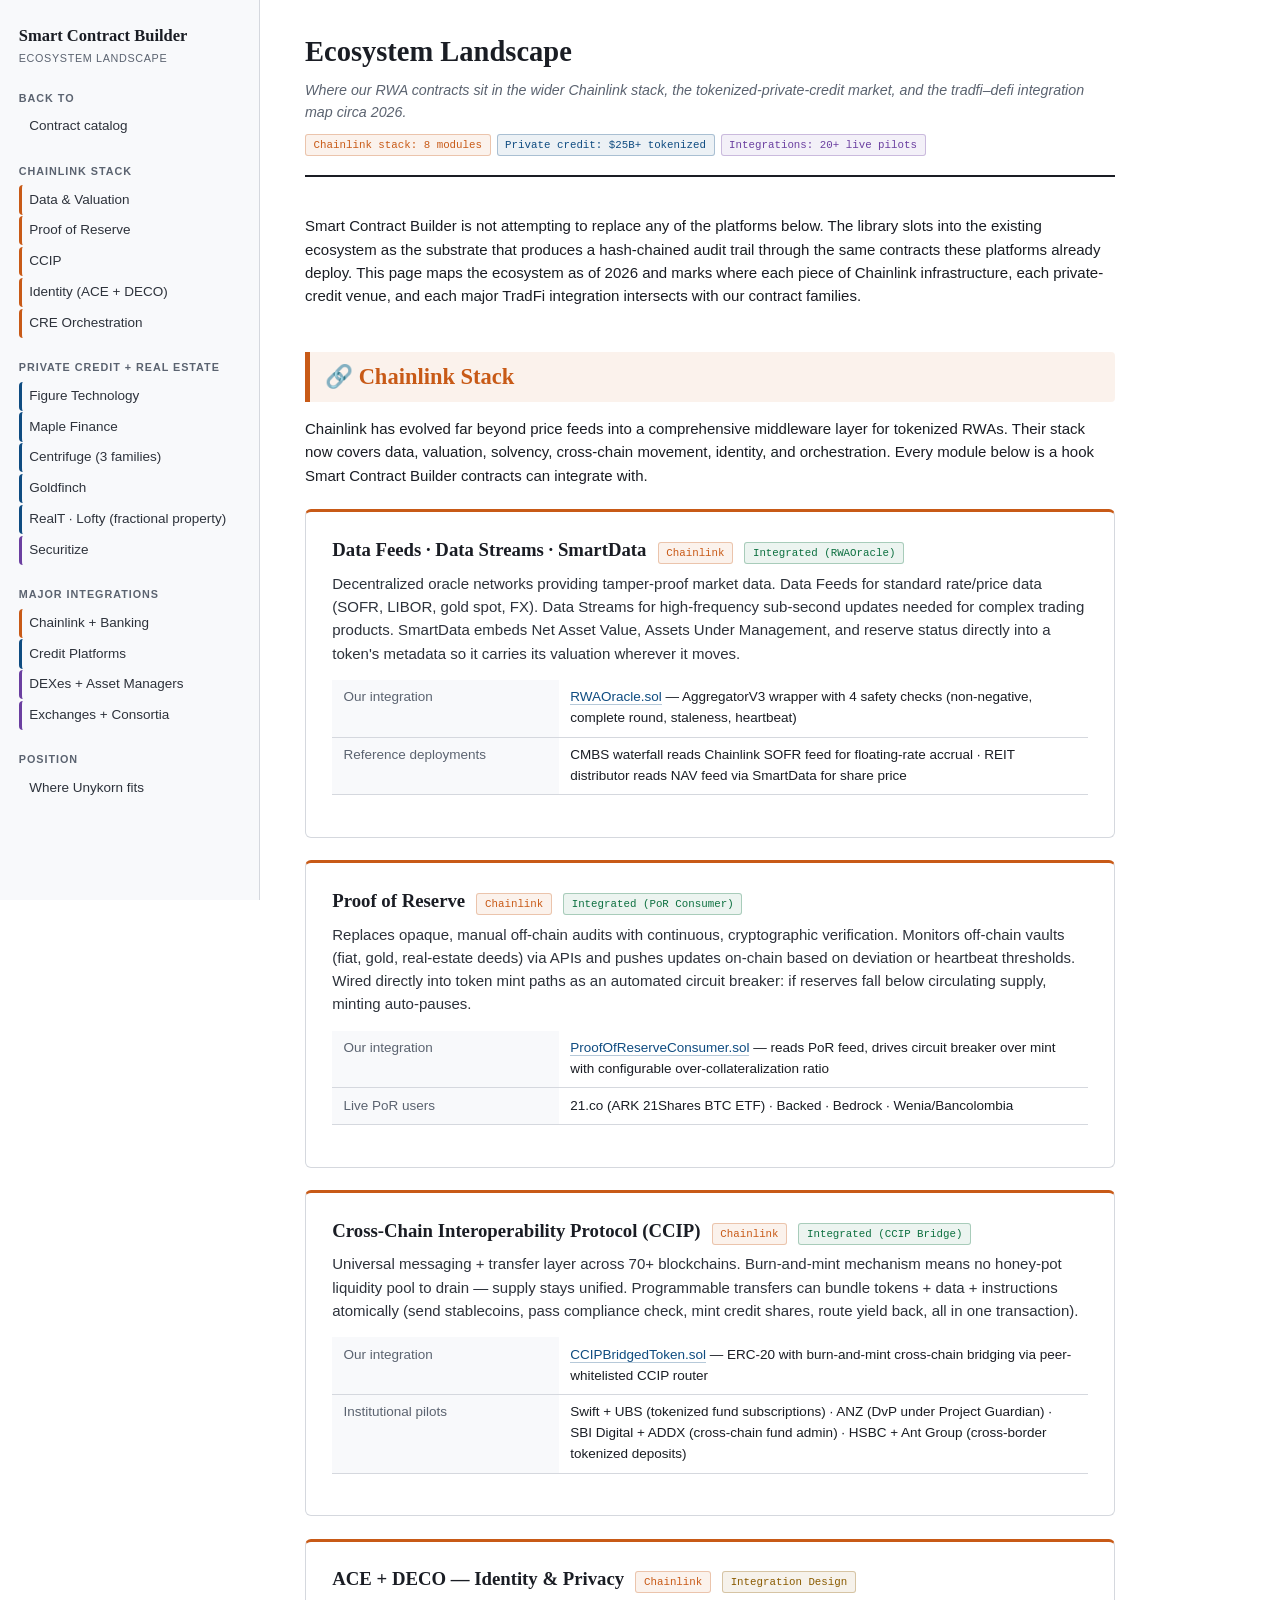
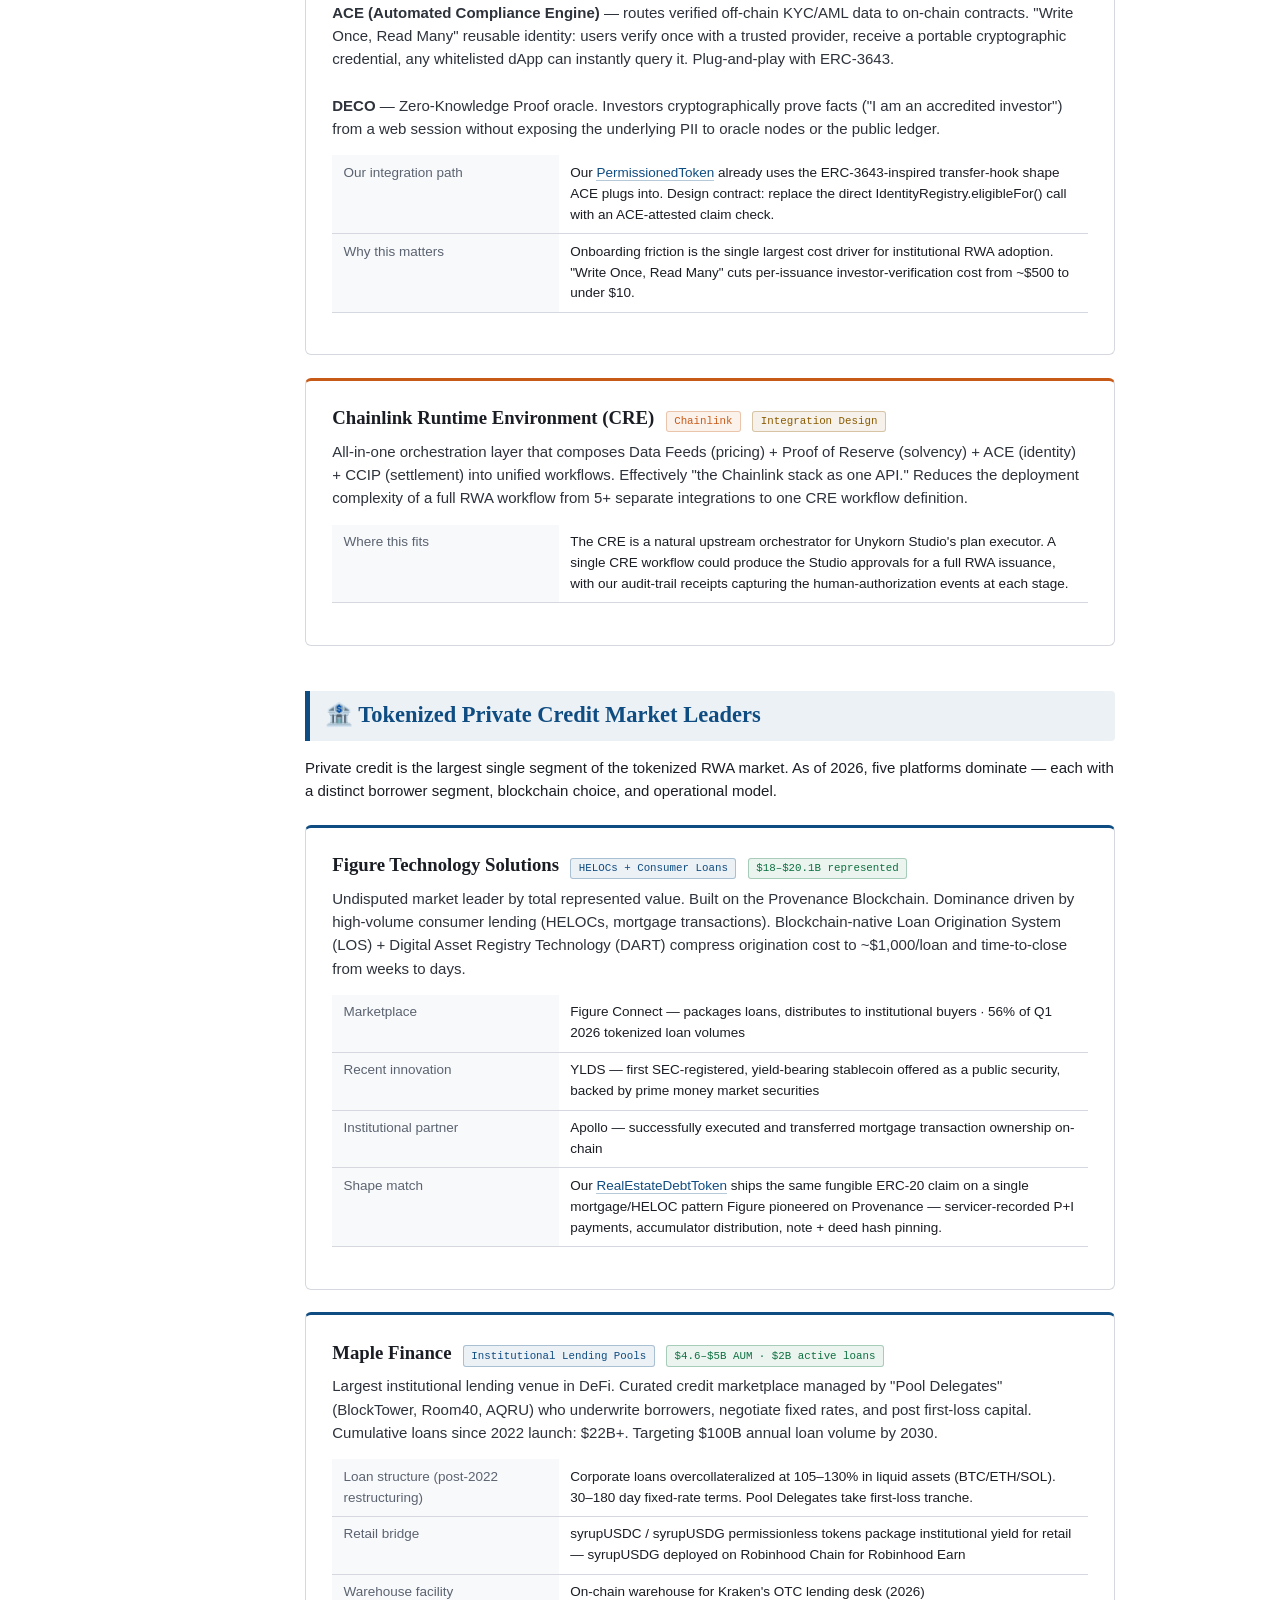
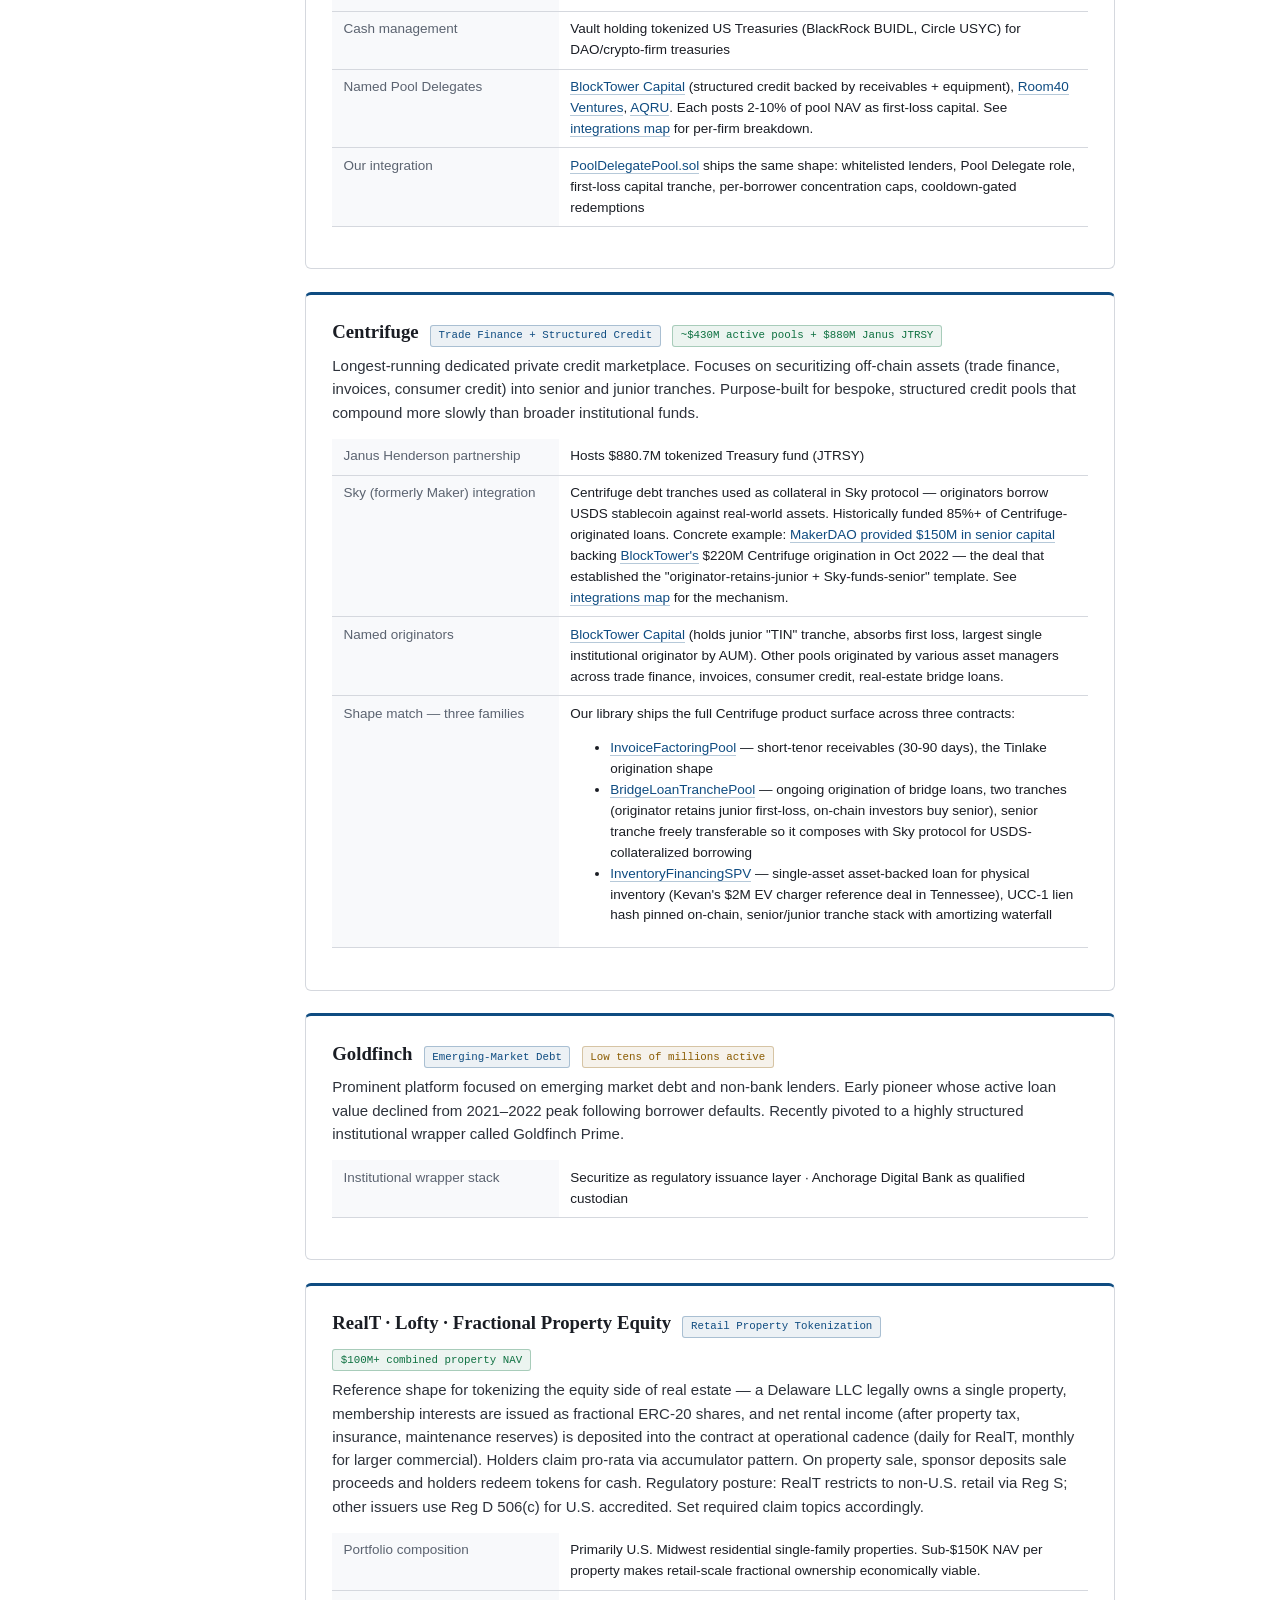
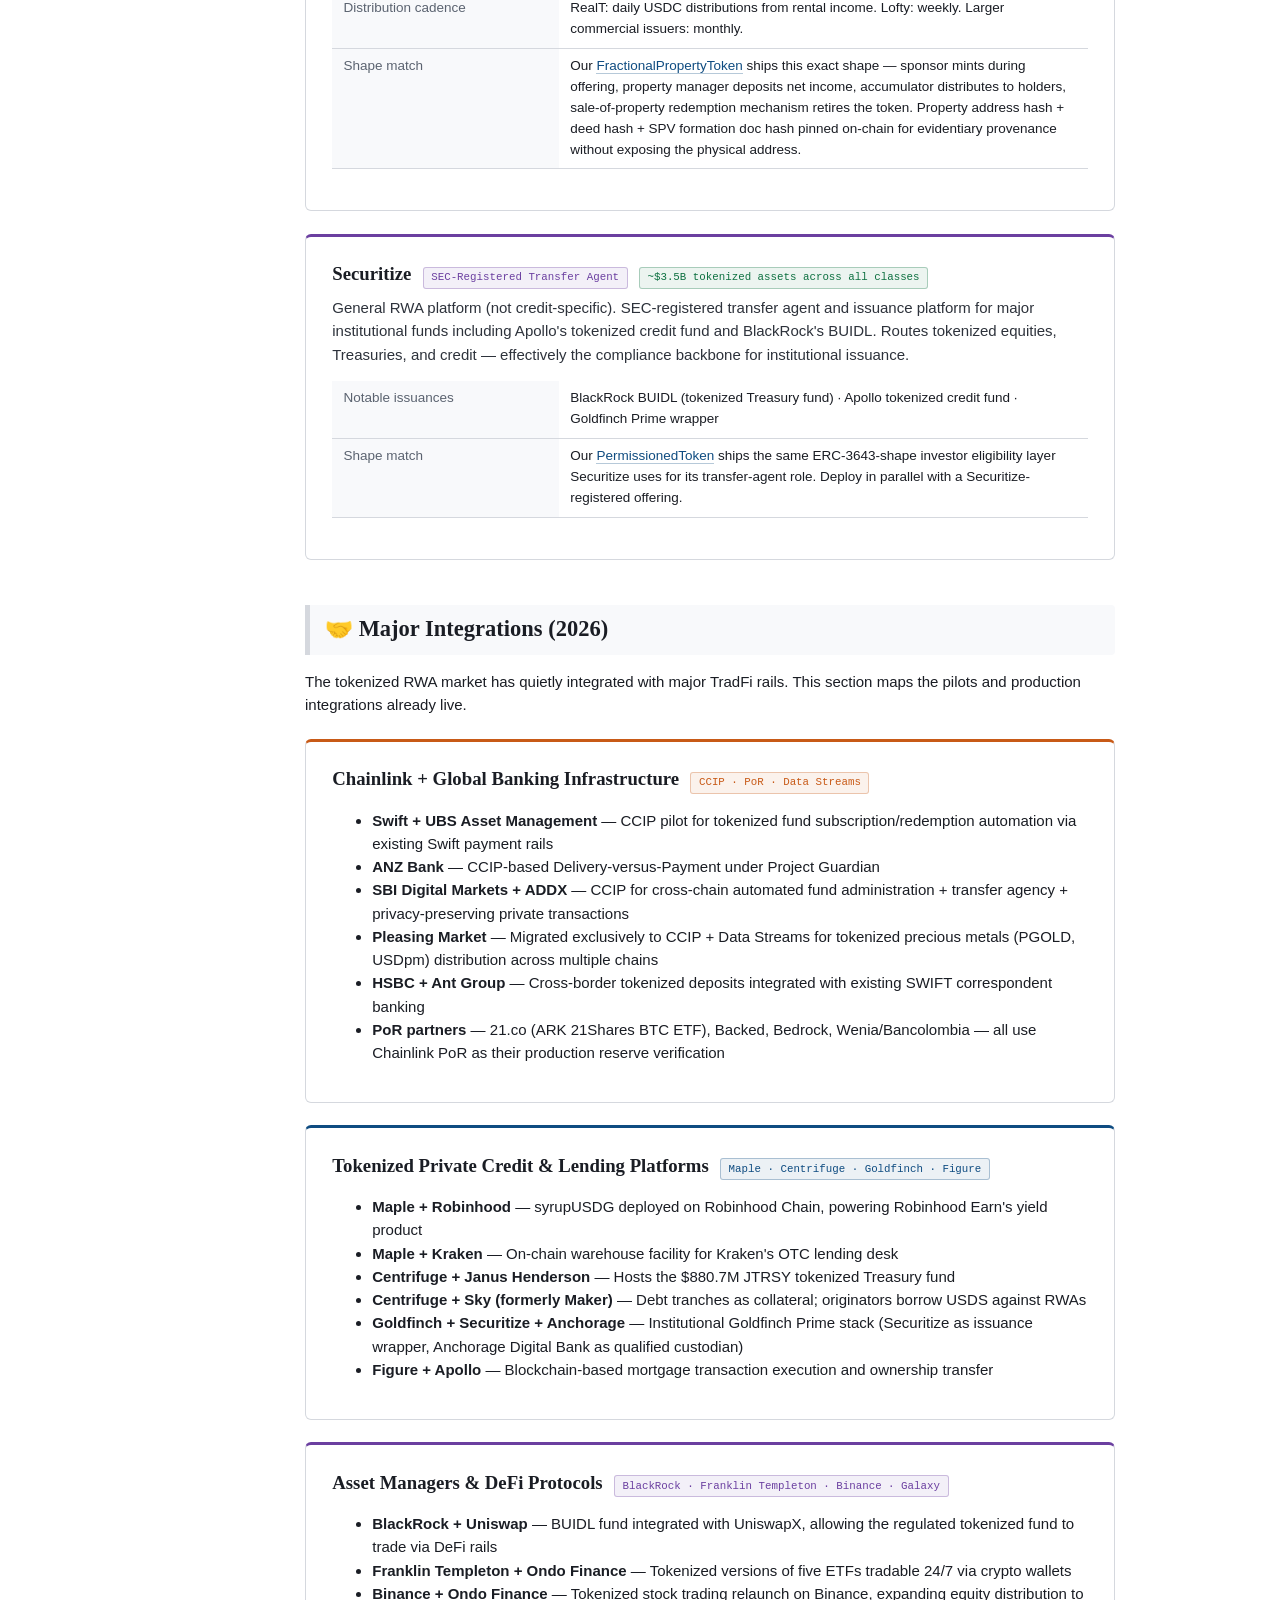
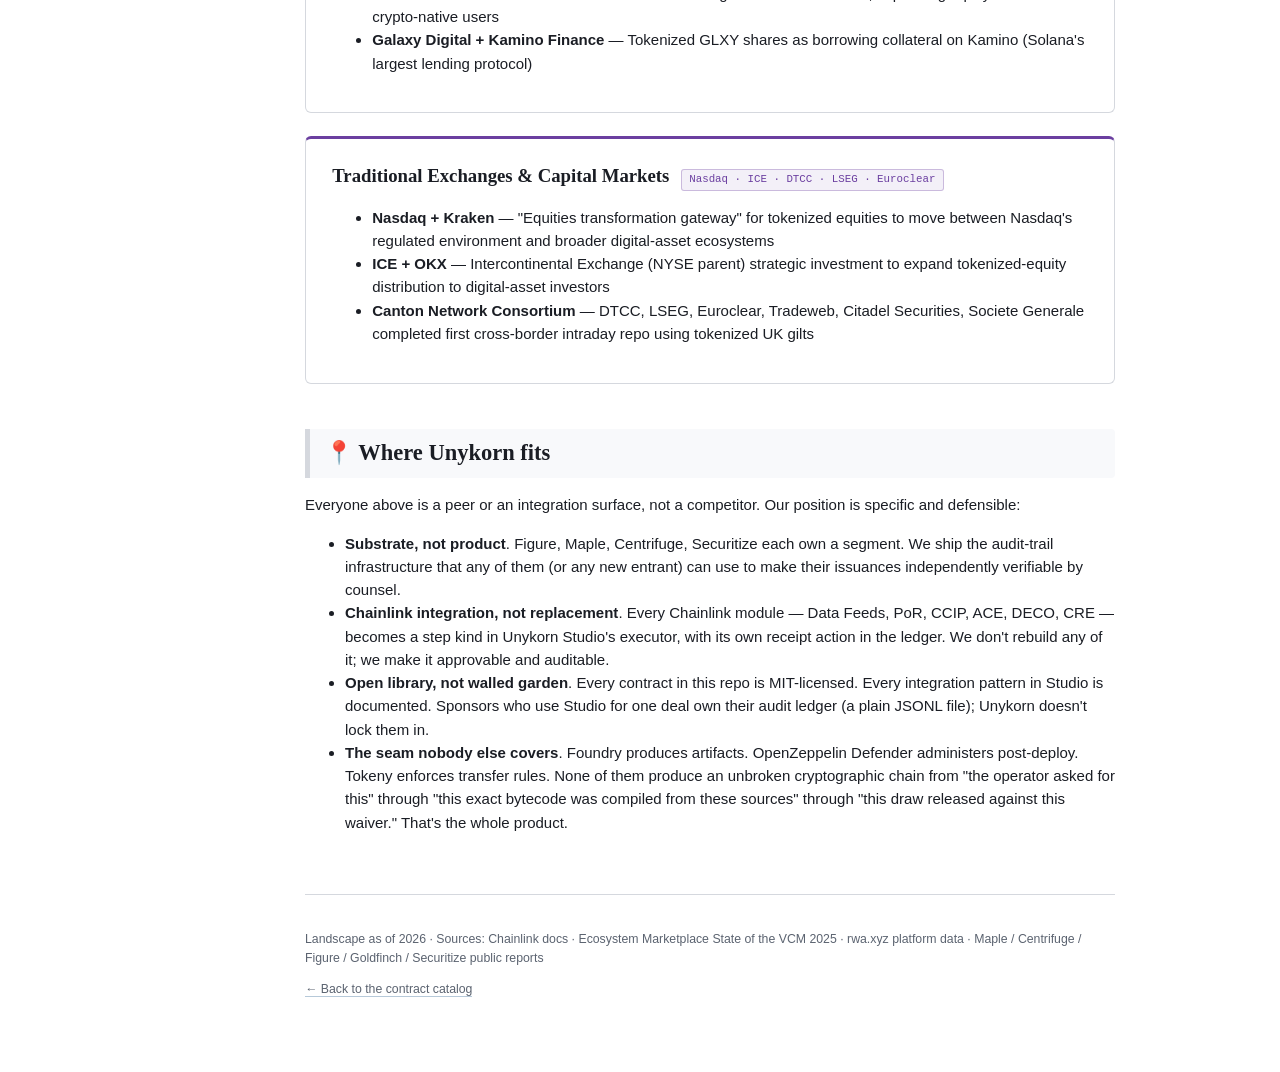
<file: docs/landscape.html>
<!DOCTYPE html>
<html lang="en">
<head>
<meta charset="UTF-8">
<meta name="viewport" content="width=device-width, initial-scale=1">
<title>Landscape — Smart Contract Builder</title>
<meta name="description" content="Where our RWA contracts sit in the wider Chainlink + tokenized-private-credit ecosystem.">
<link rel="stylesheet" href="style.css">
</head>
<body>

<div class="layout">
  <aside class="sidebar">
    <div class="brand">Smart Contract Builder</div>
    <div class="brand-sub">Ecosystem landscape</div>

    <nav>
      <h3>Back to</h3>
      <a href="./index.html">Contract catalog</a>

      <h3>Chainlink Stack</h3>
      <a href="#data-valuation" class="cat-orc">Data & Valuation</a>
      <a href="#por" class="cat-orc">Proof of Reserve</a>
      <a href="#ccip" class="cat-orc">CCIP</a>
      <a href="#identity" class="cat-orc">Identity (ACE + DECO)</a>
      <a href="#cre" class="cat-orc">CRE Orchestration</a>

      <h3>Private Credit + Real Estate</h3>
      <a href="#figure" class="cat-re">Figure Technology</a>
      <a href="#maple" class="cat-re">Maple Finance</a>
      <a href="#centrifuge" class="cat-re">Centrifuge (3 families)</a>
      <a href="#goldfinch" class="cat-re">Goldfinch</a>
      <a href="#realt-lofty" class="cat-re">RealT · Lofty (fractional property)</a>
      <a href="#securitize" class="cat-sec">Securitize</a>

      <h3>Major Integrations</h3>
      <a href="#chainlink-banks" class="cat-orc">Chainlink + Banking</a>
      <a href="#credit-integrations" class="cat-re">Credit Platforms</a>
      <a href="#dexes" class="cat-sec">DEXes + Asset Managers</a>
      <a href="#exchanges" class="cat-sec">Exchanges + Consortia</a>

      <h3>Position</h3>
      <a href="#where-we-fit">Where Unykorn fits</a>
    </nav>
  </aside>

  <main class="content">

    <header class="page-header">
      <h1>Ecosystem Landscape</h1>
      <div class="tagline">Where our RWA contracts sit in the wider Chainlink stack, the tokenized-private-credit market, and the tradfi–defi integration map circa 2026.</div>
      <div class="badges">
        <span class="badge b-orange">Chainlink stack: 8 modules</span>
        <span class="badge b-nav">Private credit: $25B+ tokenized</span>
        <span class="badge b-purple">Integrations: 20+ live pilots</span>
      </div>
    </header>

    <section id="intro">
      <p>
        Smart Contract Builder is not attempting to replace any of the platforms below. The library slots into the existing ecosystem as the substrate that produces a hash-chained audit trail through the same contracts these platforms already deploy. This page maps the ecosystem as of 2026 and marks where each piece of Chainlink infrastructure, each private-credit venue, and each major TradFi integration intersects with our contract families.
      </p>
    </section>

    <h2 class="section-header cat-orc">🔗 Chainlink Stack</h2>

    <p>
      Chainlink has evolved far beyond price feeds into a comprehensive middleware layer for tokenized RWAs. Their stack now covers data, valuation, solvency, cross-chain movement, identity, and orchestration. Every module below is a hook Smart Contract Builder contracts can integrate with.
    </p>

    <article class="contract cat-orc" id="data-valuation">
      <div class="contract-header">
        <h3>Data Feeds · Data Streams · SmartData</h3>
        <span class="badge b-orange">Chainlink</span>
        <span class="badge b-green">Integrated (RWAOracle)</span>
      </div>
      <p class="contract-summary">
        Decentralized oracle networks providing tamper-proof market data. Data Feeds for standard rate/price data (SOFR, LIBOR, gold spot, FX). Data Streams for high-frequency sub-second updates needed for complex trading products. SmartData embeds Net Asset Value, Assets Under Management, and reserve status directly into a token's metadata so it carries its valuation wherever it moves.
      </p>
      <table class="specs">
        <tr><th>Our integration</th><td class="plain"><a href="./index.html#chainlink-oracle">RWAOracle.sol</a> — AggregatorV3 wrapper with 4 safety checks (non-negative, complete round, staleness, heartbeat)</td></tr>
        <tr><th>Reference deployments</th><td class="plain">CMBS waterfall reads Chainlink SOFR feed for floating-rate accrual · REIT distributor reads NAV feed via SmartData for share price</td></tr>
      </table>
    </article>

    <article class="contract cat-orc" id="por">
      <div class="contract-header">
        <h3>Proof of Reserve</h3>
        <span class="badge b-orange">Chainlink</span>
        <span class="badge b-green">Integrated (PoR Consumer)</span>
      </div>
      <p class="contract-summary">
        Replaces opaque, manual off-chain audits with continuous, cryptographic verification. Monitors off-chain vaults (fiat, gold, real-estate deeds) via APIs and pushes updates on-chain based on deviation or heartbeat thresholds. Wired directly into token mint paths as an automated circuit breaker: if reserves fall below circulating supply, minting auto-pauses.
      </p>
      <table class="specs">
        <tr><th>Our integration</th><td class="plain"><a href="./index.html#por-consumer">ProofOfReserveConsumer.sol</a> — reads PoR feed, drives circuit breaker over mint with configurable over-collateralization ratio</td></tr>
        <tr><th>Live PoR users</th><td class="plain">21.co (ARK 21Shares BTC ETF) · Backed · Bedrock · Wenia/Bancolombia</td></tr>
      </table>
    </article>

    <article class="contract cat-orc" id="ccip">
      <div class="contract-header">
        <h3>Cross-Chain Interoperability Protocol (CCIP)</h3>
        <span class="badge b-orange">Chainlink</span>
        <span class="badge b-green">Integrated (CCIP Bridge)</span>
      </div>
      <p class="contract-summary">
        Universal messaging + transfer layer across 70+ blockchains. Burn-and-mint mechanism means no honey-pot liquidity pool to drain — supply stays unified. Programmable transfers can bundle tokens + data + instructions atomically (send stablecoins, pass compliance check, mint credit shares, route yield back, all in one transaction).
      </p>
      <table class="specs">
        <tr><th>Our integration</th><td class="plain"><a href="./index.html#ccip-bridge">CCIPBridgedToken.sol</a> — ERC-20 with burn-and-mint cross-chain bridging via peer-whitelisted CCIP router</td></tr>
        <tr><th>Institutional pilots</th><td class="plain">Swift + UBS (tokenized fund subscriptions) · ANZ (DvP under Project Guardian) · SBI Digital + ADDX (cross-chain fund admin) · HSBC + Ant Group (cross-border tokenized deposits)</td></tr>
      </table>
    </article>

    <article class="contract cat-orc" id="identity">
      <div class="contract-header">
        <h3>ACE + DECO — Identity &amp; Privacy</h3>
        <span class="badge b-orange">Chainlink</span>
        <span class="badge b-amber">Integration Design</span>
      </div>
      <p class="contract-summary">
        <strong>ACE (Automated Compliance Engine)</strong> — routes verified off-chain KYC/AML data to on-chain contracts. "Write Once, Read Many" reusable identity: users verify once with a trusted provider, receive a portable cryptographic credential, any whitelisted dApp can instantly query it. Plug-and-play with ERC-3643.
        <br><br>
        <strong>DECO</strong> — Zero-Knowledge Proof oracle. Investors cryptographically prove facts ("I am an accredited investor") from a web session without exposing the underlying PII to oracle nodes or the public ledger.
      </p>
      <table class="specs">
        <tr><th>Our integration path</th><td class="plain">Our <a href="./index.html#permissioned-security">PermissionedToken</a> already uses the ERC-3643-inspired transfer-hook shape ACE plugs into. Design contract: replace the direct IdentityRegistry.eligibleFor() call with an ACE-attested claim check.</td></tr>
        <tr><th>Why this matters</th><td class="plain">Onboarding friction is the single largest cost driver for institutional RWA adoption. "Write Once, Read Many" cuts per-issuance investor-verification cost from ~$500 to under $10.</td></tr>
      </table>
    </article>

    <article class="contract cat-orc" id="cre">
      <div class="contract-header">
        <h3>Chainlink Runtime Environment (CRE)</h3>
        <span class="badge b-orange">Chainlink</span>
        <span class="badge b-amber">Integration Design</span>
      </div>
      <p class="contract-summary">
        All-in-one orchestration layer that composes Data Feeds (pricing) + Proof of Reserve (solvency) + ACE (identity) + CCIP (settlement) into unified workflows. Effectively "the Chainlink stack as one API." Reduces the deployment complexity of a full RWA workflow from 5+ separate integrations to one CRE workflow definition.
      </p>
      <table class="specs">
        <tr><th>Where this fits</th><td class="plain">The CRE is a natural upstream orchestrator for Unykorn Studio's plan executor. A single CRE workflow could produce the Studio approvals for a full RWA issuance, with our audit-trail receipts capturing the human-authorization events at each stage.</td></tr>
      </table>
    </article>

    <h2 class="section-header cat-re">🏦 Tokenized Private Credit Market Leaders</h2>

    <p>
      Private credit is the largest single segment of the tokenized RWA market. As of 2026, five platforms dominate — each with a distinct borrower segment, blockchain choice, and operational model.
    </p>

    <article class="contract cat-re" id="figure">
      <div class="contract-header">
        <h3>Figure Technology Solutions</h3>
        <span class="badge b-nav">HELOCs + Consumer Loans</span>
        <span class="badge b-green">$18–$20.1B represented</span>
      </div>
      <p class="contract-summary">
        Undisputed market leader by total represented value. Built on the Provenance Blockchain. Dominance driven by high-volume consumer lending (HELOCs, mortgage transactions). Blockchain-native Loan Origination System (LOS) + Digital Asset Registry Technology (DART) compress origination cost to ~$1,000/loan and time-to-close from weeks to days.
      </p>
      <table class="specs">
        <tr><th>Marketplace</th><td class="plain">Figure Connect — packages loans, distributes to institutional buyers · 56% of Q1 2026 tokenized loan volumes</td></tr>
        <tr><th>Recent innovation</th><td class="plain">YLDS — first SEC-registered, yield-bearing stablecoin offered as a public security, backed by prime money market securities</td></tr>
        <tr><th>Institutional partner</th><td class="plain">Apollo — successfully executed and transferred mortgage transaction ownership on-chain</td></tr>
        <tr><th>Shape match</th><td class="plain">Our <a href="./index.html#real-estate-debt-token">RealEstateDebtToken</a> ships the same fungible ERC-20 claim on a single mortgage/HELOC pattern Figure pioneered on Provenance — servicer-recorded P+I payments, accumulator distribution, note + deed hash pinning.</td></tr>
      </table>
    </article>

    <article class="contract cat-re" id="maple">
      <div class="contract-header">
        <h3>Maple Finance</h3>
        <span class="badge b-nav">Institutional Lending Pools</span>
        <span class="badge b-green">$4.6–$5B AUM · $2B active loans</span>
      </div>
      <p class="contract-summary">
        Largest institutional lending venue in DeFi. Curated credit marketplace managed by "Pool Delegates" (BlockTower, Room40, AQRU) who underwrite borrowers, negotiate fixed rates, and post first-loss capital. Cumulative loans since 2022 launch: $22B+. Targeting $100B annual loan volume by 2030.
      </p>
      <table class="specs">
        <tr><th>Loan structure (post-2022 restructuring)</th><td class="plain">Corporate loans overcollateralized at 105–130% in liquid assets (BTC/ETH/SOL). 30–180 day fixed-rate terms. Pool Delegates take first-loss tranche.</td></tr>
        <tr><th>Retail bridge</th><td class="plain">syrupUSDC / syrupUSDG permissionless tokens package institutional yield for retail — syrupUSDG deployed on Robinhood Chain for Robinhood Earn</td></tr>
        <tr><th>Warehouse facility</th><td class="plain">On-chain warehouse for Kraken's OTC lending desk (2026)</td></tr>
        <tr><th>Cash management</th><td class="plain">Vault holding tokenized US Treasuries (BlackRock BUIDL, Circle USYC) for DAO/crypto-firm treasuries</td></tr>
        <tr><th>Named Pool Delegates</th><td class="plain"><a href="./integrations.html#blocktower">BlockTower Capital</a> (structured credit backed by receivables + equipment), <a href="./integrations.html#room40">Room40 Ventures</a>, <a href="./integrations.html#aqru">AQRU</a>. Each posts 2-10% of pool NAV as first-loss capital. See <a href="./integrations.html#funders-crypto">integrations map</a> for per-firm breakdown.</td></tr>
        <tr><th>Our integration</th><td class="plain"><a href="./index.html#private-credit-pool">PoolDelegatePool.sol</a> ships the same shape: whitelisted lenders, Pool Delegate role, first-loss capital tranche, per-borrower concentration caps, cooldown-gated redemptions</td></tr>
      </table>
    </article>

    <article class="contract cat-re" id="centrifuge">
      <div class="contract-header">
        <h3>Centrifuge</h3>
        <span class="badge b-nav">Trade Finance + Structured Credit</span>
        <span class="badge b-green">~$430M active pools + $880M Janus JTRSY</span>
      </div>
      <p class="contract-summary">
        Longest-running dedicated private credit marketplace. Focuses on securitizing off-chain assets (trade finance, invoices, consumer credit) into senior and junior tranches. Purpose-built for bespoke, structured credit pools that compound more slowly than broader institutional funds.
      </p>
      <table class="specs">
        <tr><th>Janus Henderson partnership</th><td class="plain">Hosts $880.7M tokenized Treasury fund (JTRSY)</td></tr>
        <tr><th>Sky (formerly Maker) integration</th><td class="plain">Centrifuge debt tranches used as collateral in Sky protocol — originators borrow USDS stablecoin against real-world assets. Historically funded 85%+ of Centrifuge-originated loans. Concrete example: <a href="./integrations.html#makerdao-sky">MakerDAO provided $150M in senior capital</a> backing <a href="./integrations.html#blocktower">BlockTower's</a> $220M Centrifuge origination in Oct 2022 — the deal that established the "originator-retains-junior + Sky-funds-senior" template. See <a href="./integrations.html#makerdao-sky">integrations map</a> for the mechanism.</td></tr>
        <tr><th>Named originators</th><td class="plain"><a href="./integrations.html#blocktower">BlockTower Capital</a> (holds junior "TIN" tranche, absorbs first loss, largest single institutional originator by AUM). Other pools originated by various asset managers across trade finance, invoices, consumer credit, real-estate bridge loans.</td></tr>
        <tr><th>Shape match — three families</th><td class="plain">
          Our library ships the full Centrifuge product surface across three contracts:
          <ul>
            <li><a href="./index.html#invoice-factoring-pool">InvoiceFactoringPool</a> — short-tenor receivables (30-90 days), the Tinlake origination shape</li>
            <li><a href="./index.html#bridge-loan-tranche-pool">BridgeLoanTranchePool</a> — ongoing origination of bridge loans, two tranches (originator retains junior first-loss, on-chain investors buy senior), senior tranche freely transferable so it composes with Sky protocol for USDS-collateralized borrowing</li>
            <li><a href="./index.html#inventory-financing-spv">InventoryFinancingSPV</a> — single-asset asset-backed loan for physical inventory (Kevan's $2M EV charger reference deal in Tennessee), UCC-1 lien hash pinned on-chain, senior/junior tranche stack with amortizing waterfall</li>
          </ul>
        </td></tr>
      </table>
    </article>

    <article class="contract cat-re" id="goldfinch">
      <div class="contract-header">
        <h3>Goldfinch</h3>
        <span class="badge b-nav">Emerging-Market Debt</span>
        <span class="badge b-amber">Low tens of millions active</span>
      </div>
      <p class="contract-summary">
        Prominent platform focused on emerging market debt and non-bank lenders. Early pioneer whose active loan value declined from 2021–2022 peak following borrower defaults. Recently pivoted to a highly structured institutional wrapper called Goldfinch Prime.
      </p>
      <table class="specs">
        <tr><th>Institutional wrapper stack</th><td class="plain">Securitize as regulatory issuance layer · Anchorage Digital Bank as qualified custodian</td></tr>
      </table>
    </article>

    <article class="contract cat-re" id="realt-lofty">
      <div class="contract-header">
        <h3>RealT · Lofty · Fractional Property Equity</h3>
        <span class="badge b-nav">Retail Property Tokenization</span>
        <span class="badge b-green">$100M+ combined property NAV</span>
      </div>
      <p class="contract-summary">
        Reference shape for tokenizing the equity side of real estate — a Delaware LLC legally owns a single property, membership interests are issued as fractional ERC-20 shares, and net rental income (after property tax, insurance, maintenance reserves) is deposited into the contract at operational cadence (daily for RealT, monthly for larger commercial). Holders claim pro-rata via accumulator pattern. On property sale, sponsor deposits sale proceeds and holders redeem tokens for cash. Regulatory posture: RealT restricts to non-U.S. retail via Reg S; other issuers use Reg D 506(c) for U.S. accredited. Set required claim topics accordingly.
      </p>
      <table class="specs">
        <tr><th>Portfolio composition</th><td class="plain">Primarily U.S. Midwest residential single-family properties. Sub-$150K NAV per property makes retail-scale fractional ownership economically viable.</td></tr>
        <tr><th>Distribution cadence</th><td class="plain">RealT: daily USDC distributions from rental income. Lofty: weekly. Larger commercial issuers: monthly.</td></tr>
        <tr><th>Shape match</th><td class="plain">Our <a href="./index.html#fractional-property-token">FractionalPropertyToken</a> ships this exact shape — sponsor mints during offering, property manager deposits net income, accumulator distributes to holders, sale-of-property redemption mechanism retires the token. Property address hash + deed hash + SPV formation doc hash pinned on-chain for evidentiary provenance without exposing the physical address.</td></tr>
      </table>
    </article>

    <article class="contract cat-sec" id="securitize">
      <div class="contract-header">
        <h3>Securitize</h3>
        <span class="badge b-purple">SEC-Registered Transfer Agent</span>
        <span class="badge b-green">~$3.5B tokenized assets across all classes</span>
      </div>
      <p class="contract-summary">
        General RWA platform (not credit-specific). SEC-registered transfer agent and issuance platform for major institutional funds including Apollo's tokenized credit fund and BlackRock's BUIDL. Routes tokenized equities, Treasuries, and credit — effectively the compliance backbone for institutional issuance.
      </p>
      <table class="specs">
        <tr><th>Notable issuances</th><td class="plain">BlackRock BUIDL (tokenized Treasury fund) · Apollo tokenized credit fund · Goldfinch Prime wrapper</td></tr>
        <tr><th>Shape match</th><td class="plain">Our <a href="./index.html#permissioned-security">PermissionedToken</a> ships the same ERC-3643-shape investor eligibility layer Securitize uses for its transfer-agent role. Deploy in parallel with a Securitize-registered offering.</td></tr>
      </table>
    </article>

    <h2 class="section-header cat-purple">🤝 Major Integrations (2026)</h2>

    <p>
      The tokenized RWA market has quietly integrated with major TradFi rails. This section maps the pilots and production integrations already live.
    </p>

    <article class="contract cat-orc" id="chainlink-banks">
      <div class="contract-header">
        <h3>Chainlink + Global Banking Infrastructure</h3>
        <span class="badge b-orange">CCIP · PoR · Data Streams</span>
      </div>
      <ul>
        <li><strong>Swift + UBS Asset Management</strong> — CCIP pilot for tokenized fund subscription/redemption automation via existing Swift payment rails</li>
        <li><strong>ANZ Bank</strong> — CCIP-based Delivery-versus-Payment under Project Guardian</li>
        <li><strong>SBI Digital Markets + ADDX</strong> — CCIP for cross-chain automated fund administration + transfer agency + privacy-preserving private transactions</li>
        <li><strong>Pleasing Market</strong> — Migrated exclusively to CCIP + Data Streams for tokenized precious metals (PGOLD, USDpm) distribution across multiple chains</li>
        <li><strong>HSBC + Ant Group</strong> — Cross-border tokenized deposits integrated with existing SWIFT correspondent banking</li>
        <li><strong>PoR partners</strong> — 21.co (ARK 21Shares BTC ETF), Backed, Bedrock, Wenia/Bancolombia — all use Chainlink PoR as their production reserve verification</li>
      </ul>
    </article>

    <article class="contract cat-re" id="credit-integrations">
      <div class="contract-header">
        <h3>Tokenized Private Credit &amp; Lending Platforms</h3>
        <span class="badge b-nav">Maple · Centrifuge · Goldfinch · Figure</span>
      </div>
      <ul>
        <li><strong>Maple + Robinhood</strong> — syrupUSDG deployed on Robinhood Chain, powering Robinhood Earn's yield product</li>
        <li><strong>Maple + Kraken</strong> — On-chain warehouse facility for Kraken's OTC lending desk</li>
        <li><strong>Centrifuge + Janus Henderson</strong> — Hosts the $880.7M JTRSY tokenized Treasury fund</li>
        <li><strong>Centrifuge + Sky (formerly Maker)</strong> — Debt tranches as collateral; originators borrow USDS against RWAs</li>
        <li><strong>Goldfinch + Securitize + Anchorage</strong> — Institutional Goldfinch Prime stack (Securitize as issuance wrapper, Anchorage Digital Bank as qualified custodian)</li>
        <li><strong>Figure + Apollo</strong> — Blockchain-based mortgage transaction execution and ownership transfer</li>
      </ul>
    </article>

    <article class="contract cat-sec" id="dexes">
      <div class="contract-header">
        <h3>Asset Managers &amp; DeFi Protocols</h3>
        <span class="badge b-purple">BlackRock · Franklin Templeton · Binance · Galaxy</span>
      </div>
      <ul>
        <li><strong>BlackRock + Uniswap</strong> — BUIDL fund integrated with UniswapX, allowing the regulated tokenized fund to trade via DeFi rails</li>
        <li><strong>Franklin Templeton + Ondo Finance</strong> — Tokenized versions of five ETFs tradable 24/7 via crypto wallets</li>
        <li><strong>Binance + Ondo Finance</strong> — Tokenized stock trading relaunch on Binance, expanding equity distribution to crypto-native users</li>
        <li><strong>Galaxy Digital + Kamino Finance</strong> — Tokenized GLXY shares as borrowing collateral on Kamino (Solana's largest lending protocol)</li>
      </ul>
    </article>

    <article class="contract cat-sec" id="exchanges">
      <div class="contract-header">
        <h3>Traditional Exchanges &amp; Capital Markets</h3>
        <span class="badge b-purple">Nasdaq · ICE · DTCC · LSEG · Euroclear</span>
      </div>
      <ul>
        <li><strong>Nasdaq + Kraken</strong> — "Equities transformation gateway" for tokenized equities to move between Nasdaq's regulated environment and broader digital-asset ecosystems</li>
        <li><strong>ICE + OKX</strong> — Intercontinental Exchange (NYSE parent) strategic investment to expand tokenized-equity distribution to digital-asset investors</li>
        <li><strong>Canton Network Consortium</strong> — DTCC, LSEG, Euroclear, Tradeweb, Citadel Securities, Societe Generale completed first cross-border intraday repo using tokenized UK gilts</li>
      </ul>
    </article>

    <h2 class="section-header cat-nav" id="where-we-fit">📍 Where Unykorn fits</h2>

    <p>
      Everyone above is a peer or an integration surface, not a competitor. Our position is specific and defensible:
    </p>

    <ul>
      <li><strong>Substrate, not product</strong>. Figure, Maple, Centrifuge, Securitize each own a segment. We ship the audit-trail infrastructure that any of them (or any new entrant) can use to make their issuances independently verifiable by counsel.</li>
      <li><strong>Chainlink integration, not replacement</strong>. Every Chainlink module — Data Feeds, PoR, CCIP, ACE, DECO, CRE — becomes a step kind in Unykorn Studio's executor, with its own receipt action in the ledger. We don't rebuild any of it; we make it approvable and auditable.</li>
      <li><strong>Open library, not walled garden</strong>. Every contract in this repo is MIT-licensed. Every integration pattern in Studio is documented. Sponsors who use Studio for one deal own their audit ledger (a plain JSONL file); Unykorn doesn't lock them in.</li>
      <li><strong>The seam nobody else covers</strong>. Foundry produces artifacts. OpenZeppelin Defender administers post-deploy. Tokeny enforces transfer rules. None of them produce an unbroken cryptographic chain from "the operator asked for this" through "this exact bytecode was compiled from these sources" through "this draw released against this waiver." That's the whole product.</li>
    </ul>

    <footer class="site-footer">
      <p>
        Landscape as of 2026 · Sources: Chainlink docs · Ecosystem Marketplace State of the VCM 2025 · rwa.xyz platform data · Maple / Centrifuge / Figure / Goldfinch / Securitize public reports
      </p>
      <p>
        <a href="./index.html">← Back to the contract catalog</a>
      </p>
    </footer>

  </main>
</div>

</body>
</html>
</file>
<file: docs/style.css>
/* Smart Contract Builder — catalog site
 * LDX-adjacent brand: navy for RE/finance, purple for securities,
 * green for ESG, orange for oracles, amber for design contracts.
 */

:root {
  --ink: #1a1d24;
  --ink-2: #2d323b;
  --muted: #5b6370;
  --border: #d5d8de;
  --panel: #f8f9fb;
  --panel-2: #eef1f5;
  --bg: #ffffff;
  --code-bg: #f4f6f9;

  --nav: #0f4c81;
  --nav-tint: rgba(15, 76, 129, 0.08);
  --nav-border: rgba(15, 76, 129, 0.3);

  --purple: #6b3fa0;
  --purple-tint: rgba(107, 63, 160, 0.08);
  --purple-border: rgba(107, 63, 160, 0.3);

  --green: #0d7040;
  --green-tint: rgba(13, 112, 64, 0.08);
  --green-border: rgba(13, 112, 64, 0.3);

  --orange: #c85a17;
  --orange-tint: rgba(200, 90, 23, 0.08);
  --orange-border: rgba(200, 90, 23, 0.3);

  --amber: #8a5b00;
  --amber-tint: rgba(138, 91, 0, 0.08);
  --amber-border: rgba(138, 91, 0, 0.3);

  --bad: #7a1e1e;
}

* { box-sizing: border-box; }
html { font-size: 15px; scroll-behavior: smooth; scroll-padding-top: 1rem; }
body {
  margin: 0;
  font-family: -apple-system, BlinkMacSystemFont, "Segoe UI", Roboto, sans-serif;
  color: var(--ink);
  line-height: 1.55;
  background: var(--bg);
}
a { color: var(--nav); text-decoration: none; border-bottom: 1px solid rgba(15, 76, 129, 0.3); }
a:hover { border-bottom-color: var(--nav); }
code { font-family: "SF Mono", Consolas, "Liberation Mono", monospace; font-size: 0.88em; background: var(--code-bg); padding: 0.1em 0.4em; border-radius: 3px; }
pre { background: #0e1520; color: #dbe4f0; padding: 1rem 1.2rem; border-radius: 6px; overflow-x: auto; font-size: 0.82em; line-height: 1.5; }
pre code { background: none; color: inherit; padding: 0; }

/* Layout: sidebar + main */
.layout {
  display: grid;
  grid-template-columns: 260px 1fr;
  min-height: 100vh;
}
aside.sidebar {
  background: var(--panel);
  border-right: 1px solid var(--border);
  padding: 1.5rem 1.25rem;
  position: sticky;
  top: 0;
  height: 100vh;
  overflow-y: auto;
}
main.content {
  padding: 2rem 3rem 4rem 3rem;
  max-width: 60rem;
}

/* Sidebar */
aside .brand {
  font-family: Georgia, serif;
  font-size: 1.1rem;
  font-weight: 700;
  color: var(--ink);
  margin-bottom: 0.15rem;
}
aside .brand-sub {
  font-size: 0.72rem;
  letter-spacing: 0.06em;
  text-transform: uppercase;
  color: var(--muted);
  margin-bottom: 1.5rem;
}
aside nav h3 {
  font-size: 0.72rem;
  letter-spacing: 0.09em;
  text-transform: uppercase;
  color: var(--muted);
  margin: 1.4rem 0 0.4rem 0;
  font-weight: 700;
}
aside nav a {
  display: block;
  padding: 0.28rem 0.5rem;
  border-radius: 4px;
  color: var(--ink-2);
  font-size: 0.9rem;
  border: none;
  border-left: 3px solid transparent;
  margin-bottom: 0.1rem;
}
aside nav a:hover { background: var(--panel-2); border-left-color: var(--nav); }
aside nav a.cat-re { border-left-color: var(--nav); }
aside nav a.cat-sec { border-left-color: var(--purple); }
aside nav a.cat-esg { border-left-color: var(--green); }
aside nav a.cat-orc { border-left-color: var(--orange); }
aside nav a.cat-design { border-left-color: var(--amber); color: var(--muted); }

/* Header block */
header.page-header {
  border-bottom: 2px solid var(--ink);
  margin-bottom: 2.5rem;
  padding-bottom: 1.25rem;
}
header.page-header h1 {
  margin: 0 0 0.3rem 0;
  font-size: 1.9rem;
  font-family: Georgia, serif;
}
header.page-header .tagline {
  color: var(--muted);
  font-size: 0.95rem;
  font-style: italic;
}
header.page-header .badges {
  margin-top: 0.75rem;
  display: flex;
  gap: 0.4rem;
  flex-wrap: wrap;
}
.badge {
  display: inline-block;
  padding: 0.15em 0.7em;
  border-radius: 3px;
  font-size: 0.72rem;
  font-family: "SF Mono", Consolas, monospace;
  border: 1px solid var(--border);
  background: var(--panel);
  color: var(--ink-2);
}
.badge.b-nav { background: var(--nav-tint); border-color: var(--nav-border); color: var(--nav); }
.badge.b-purple { background: var(--purple-tint); border-color: var(--purple-border); color: var(--purple); }
.badge.b-green { background: var(--green-tint); border-color: var(--green-border); color: var(--green); }
.badge.b-orange { background: var(--orange-tint); border-color: var(--orange-border); color: var(--orange); }
.badge.b-amber { background: var(--amber-tint); border-color: var(--amber-border); color: var(--amber); }

/* Section headers by category */
h2.section-header {
  font-family: Georgia, serif;
  font-size: 1.5rem;
  margin: 3rem 0 1rem 0;
  padding: 0.5rem 1rem;
  border-left: 5px solid var(--border);
  background: var(--panel);
  border-radius: 0 4px 4px 0;
}
h2.section-header.cat-re { border-left-color: var(--nav); background: var(--nav-tint); color: var(--nav); }
h2.section-header.cat-sec { border-left-color: var(--purple); background: var(--purple-tint); color: var(--purple); }
h2.section-header.cat-esg { border-left-color: var(--green); background: var(--green-tint); color: var(--green); }
h2.section-header.cat-orc { border-left-color: var(--orange); background: var(--orange-tint); color: var(--orange); }
h2.section-header.cat-design { border-left-color: var(--amber); background: var(--amber-tint); color: var(--amber); }

/* Contract card */
.contract {
  border: 1px solid var(--border);
  border-radius: 6px;
  padding: 1.5rem 1.75rem;
  margin: 1.5rem 0;
  background: var(--bg);
}
.contract.cat-re { border-top: 3px solid var(--nav); }
.contract.cat-sec { border-top: 3px solid var(--purple); }
.contract.cat-esg { border-top: 3px solid var(--green); }
.contract.cat-orc { border-top: 3px solid var(--orange); }
.contract.cat-design { border-top: 3px solid var(--amber); opacity: 0.7; }

.contract .contract-header {
  display: flex;
  align-items: baseline;
  gap: 0.75rem;
  margin-bottom: 0.5rem;
  flex-wrap: wrap;
}
.contract h3 {
  font-family: Georgia, serif;
  margin: 0;
  font-size: 1.25rem;
}
.contract .contract-summary { color: var(--ink-2); margin: 0.5rem 0 1rem 0; }

table.specs {
  width: 100%;
  border-collapse: collapse;
  margin: 1rem 0 1.25rem 0;
  font-size: 0.9rem;
}
table.specs th, table.specs td {
  text-align: left;
  padding: 0.5rem 0.75rem;
  border-bottom: 1px solid var(--border);
  vertical-align: top;
}
table.specs th {
  width: 30%;
  color: var(--muted);
  font-weight: 500;
  background: var(--panel);
}
table.specs td { font-family: "SF Mono", Consolas, monospace; font-size: 0.85rem; }
table.specs td.plain { font-family: inherit; font-size: 0.9rem; }

.file-list {
  display: flex;
  flex-wrap: wrap;
  gap: 0.4rem;
  margin: 0.5rem 0 1rem 0;
}
.file-list a {
  display: inline-block;
  padding: 0.25em 0.6em;
  background: var(--code-bg);
  border: 1px solid var(--border);
  border-radius: 3px;
  font-family: "SF Mono", Consolas, monospace;
  font-size: 0.78rem;
  color: var(--ink-2);
}
.file-list a:hover { background: var(--panel-2); border-color: var(--nav); color: var(--nav); }

.legal-note {
  background: #fffbe6;
  border: 1px solid #f7d774;
  border-radius: 4px;
  padding: 0.75rem 1rem;
  margin: 1rem 0;
  font-size: 0.88rem;
  color: #5c4300;
}
.legal-note strong { color: #3d2c00; }

/* Overview grid on the landing */
.category-grid {
  display: grid;
  grid-template-columns: repeat(auto-fit, minmax(220px, 1fr));
  gap: 1rem;
  margin: 2rem 0;
}
.category-card {
  padding: 1.25rem;
  border-radius: 6px;
  border: 1px solid var(--border);
  border-top: 3px solid var(--muted);
}
.category-card.cat-re { border-top-color: var(--nav); }
.category-card.cat-sec { border-top-color: var(--purple); }
.category-card.cat-esg { border-top-color: var(--green); }
.category-card.cat-orc { border-top-color: var(--orange); }
.category-card h4 {
  margin: 0 0 0.5rem 0;
  font-family: Georgia, serif;
  font-size: 1rem;
}
.category-card .count { font-size: 0.85rem; color: var(--muted); }

footer.site-footer {
  margin-top: 4rem;
  padding-top: 1.5rem;
  border-top: 1px solid var(--border);
  font-size: 0.82rem;
  color: var(--muted);
}
footer.site-footer a { color: var(--muted); }

/* Mobile */
@media (max-width: 780px) {
  .layout { grid-template-columns: 1fr; }
  aside.sidebar { position: relative; height: auto; border-right: none; border-bottom: 1px solid var(--border); }
  main.content { padding: 1.5rem; }
}
</file>
